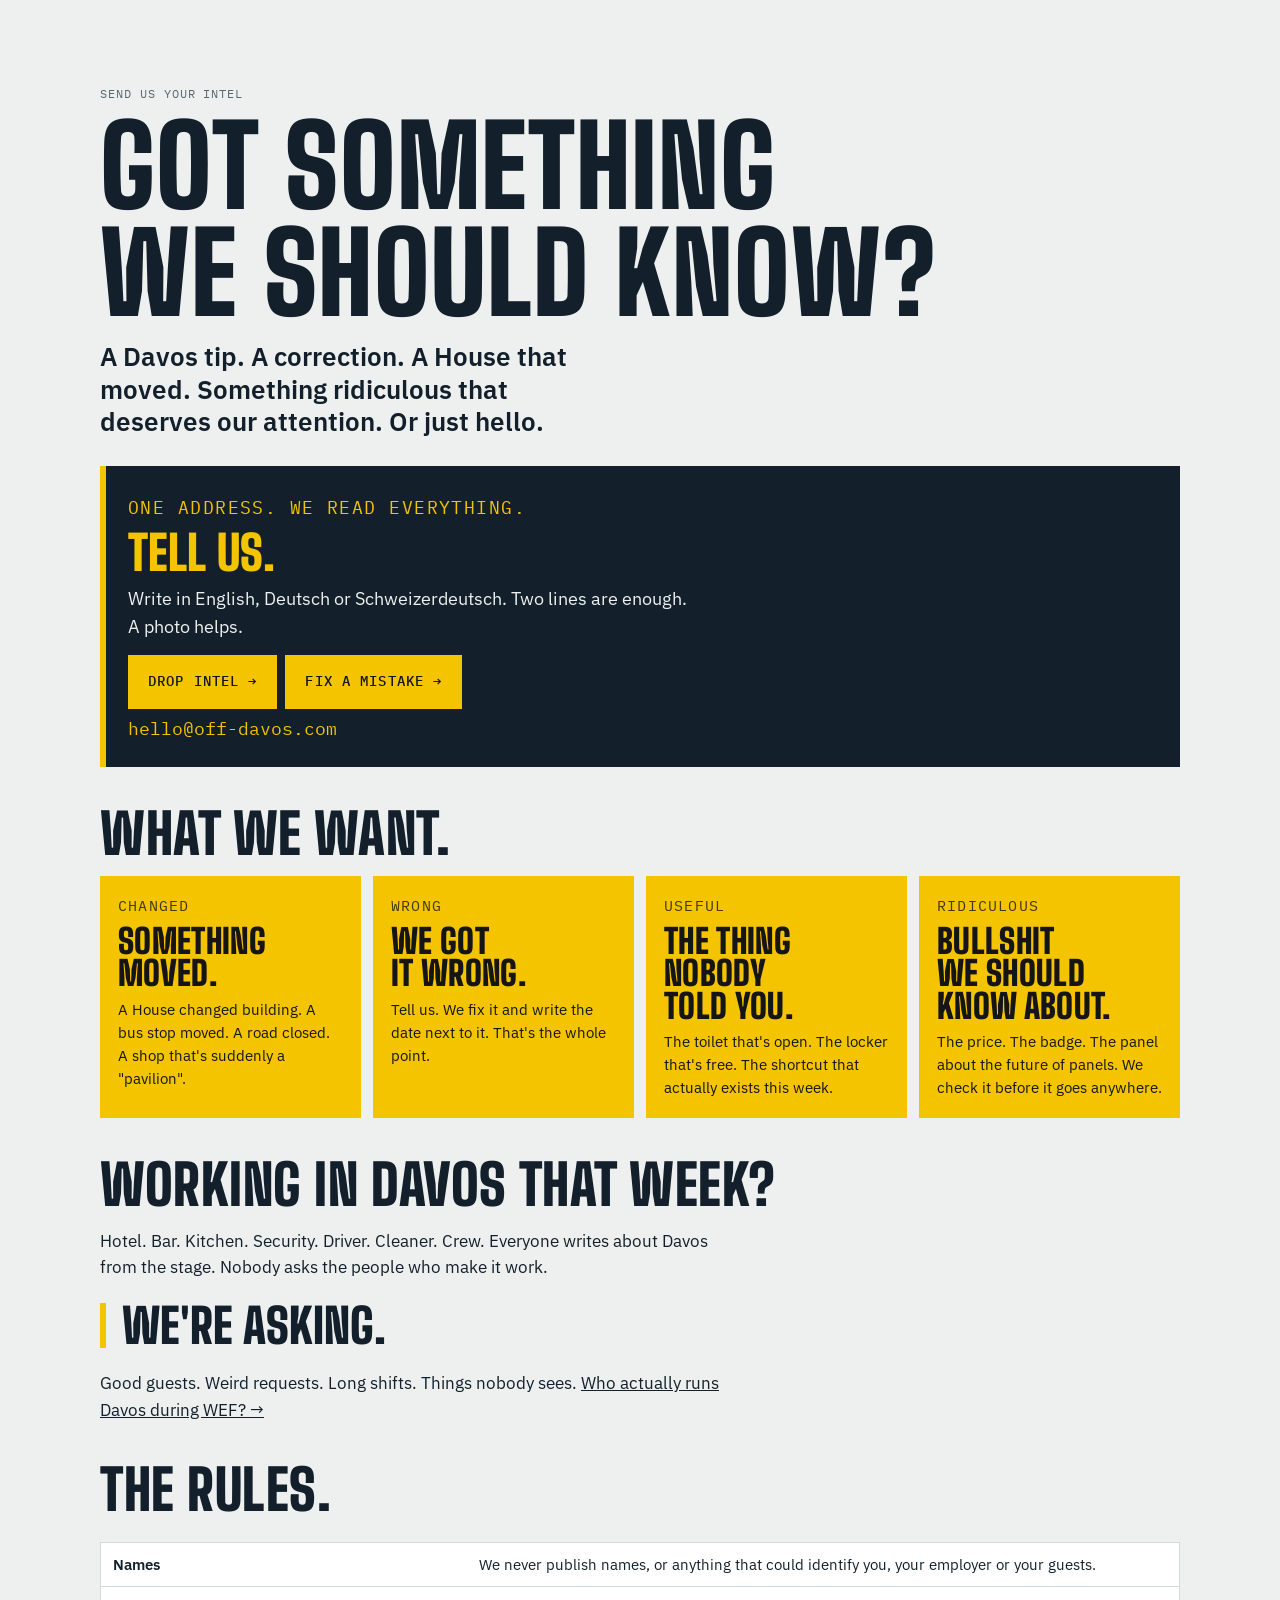
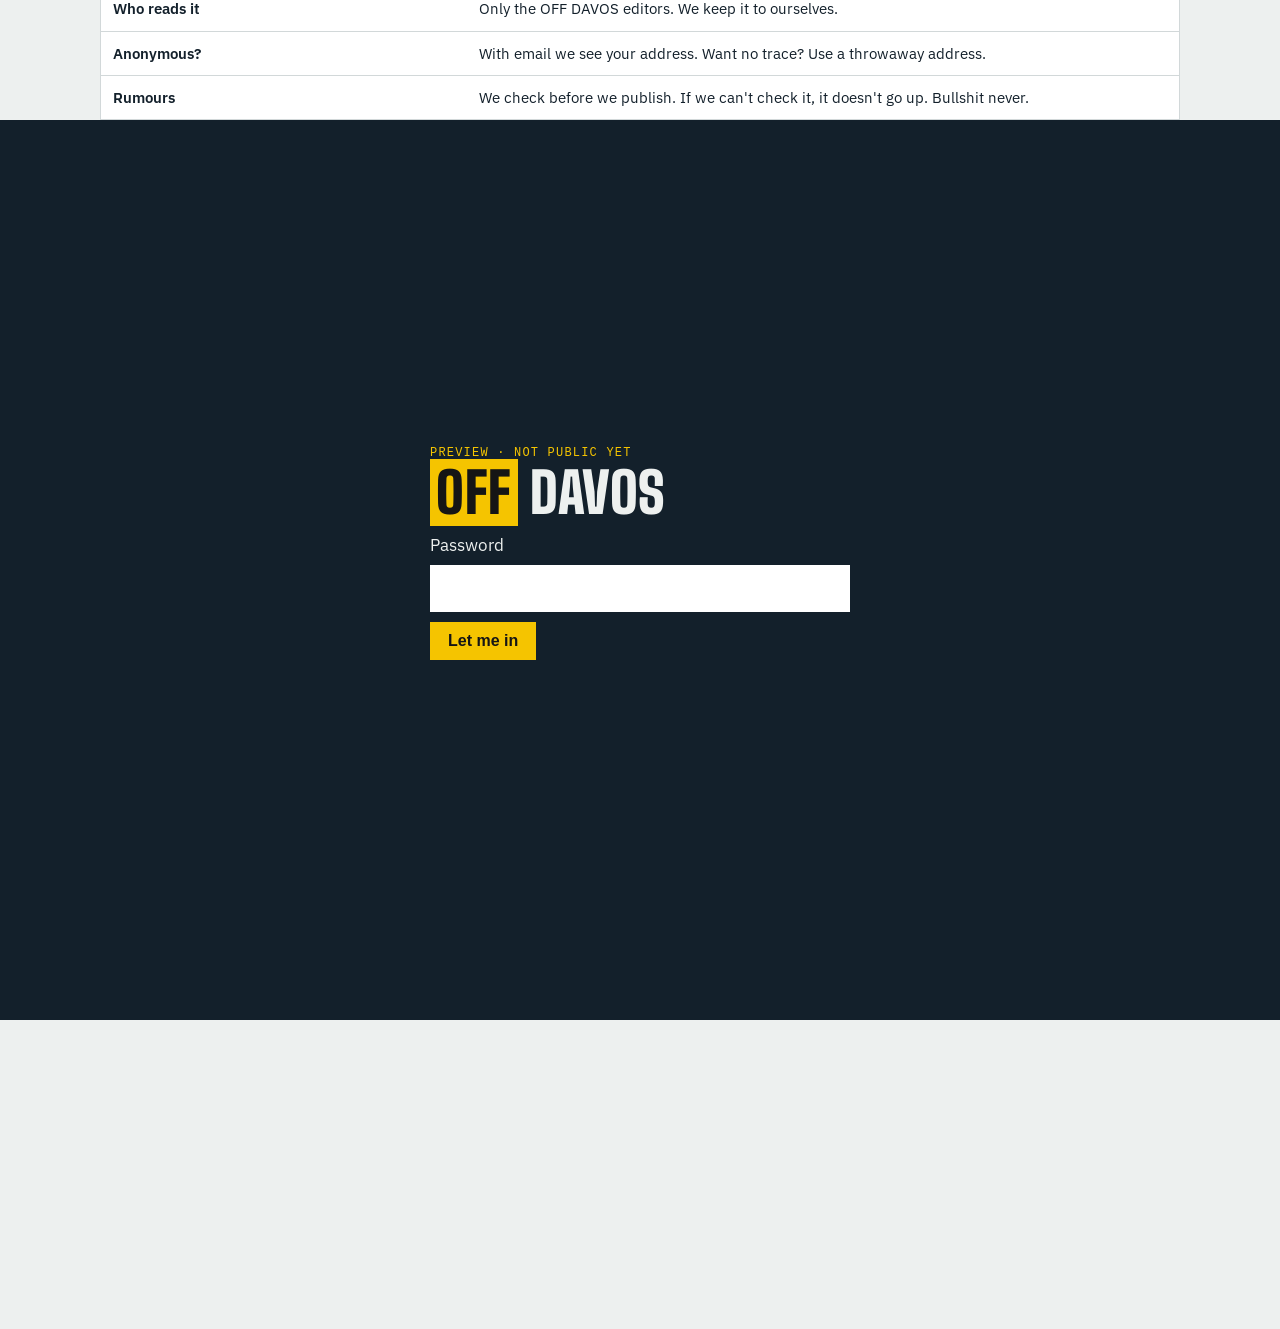
<file: about/index.html>
<!doctype html>
<html lang="en">
<head>
<meta charset="utf-8">
<meta name="robots" content="noindex,nofollow">
<script src="/gate.js"></script>

<meta http-equiv="refresh" content="0; url=../contact/index.html#about">
<meta name="viewport" content="width=device-width, initial-scale=1, viewport-fit=cover">
<title>About · OFF DAVOS</title>
<meta name="description" content="OFF DAVOS is an independent information brand for Davos Week. Independent. Not part of the World Economic Forum.">
<link rel="canonical" href="https://off-davos.com/about/">
<link rel="preconnect" href="https://fonts.googleapis.com">
<link rel="preconnect" href="https://fonts.gstatic.com" crossorigin>
<link rel="stylesheet" href="https://fonts.googleapis.com/css2?family=Big+Shoulders+Display:wght@700;900&family=IBM+Plex+Sans:wght@400;500;600&family=IBM+Plex+Mono:wght@500&display=swap">
<link rel="stylesheet" href="../stories/off-story.css">
</head>
<body>
<header class="bar"><div class="wrap"><a class="mark" href="../index.html" aria-label="OFF DAVOS home"><b>OFF</b>DAVOS</a>
<nav aria-label="Sections">
      <a class="live" href="../index.html">Live</a>
      <a href="../index.html#map">Map</a>
      <a href="../guide/index.html">Guide</a>
      <a href="../ski/index.html">Ski</a>
      <a href="../stories/index.html">Stories</a>
      <a href="../bullshit-never/index.html">Bullshit</a>
      <a href="../contact/index.html">Intel</a>
    </nav></div></header>
<main class="wrap">
  <header class="hero"><p class="label">About</p><h1>OFF DAVOS.</h1><p class="dek">Finds the stuff nobody thought to tell you. Until it matters.</p></header>
  <article class="body narrow">
    <p><b>OFF DAVOS is an independent information brand for Davos Week.</b></p>
    <p>We want to be the place people actually use to understand and navigate Davos, without digging through corporate websites, PDFs, spreadsheets, WhatsApp groups and 1,700-word articles.</p>
    <p class="pull">Useful enough that people need it. Interesting enough that people actually want to read it.</p>
    <p>Independent.<br>Not part of the World Economic Forum.<br>Not an official WEF publication.</p>
    <h2>Seen something we missed?</h2>
    <p>We're only as good as the last thing someone told us. <a href="../contact/index.html">Send us your intel →</a></p>
  </article>
  <footer><div class="r">Useful first.<br>Funny second.<br>Bullshit never.</div><div><p style="color:var(--ink);font-weight:600">OFF DAVOS · Davos Survival Guide · For a more sane world.</p><p><a href="../sos/index.html">Emergency → SOS</a></p></div></footer>
</main>
</body>
</html>
</file>
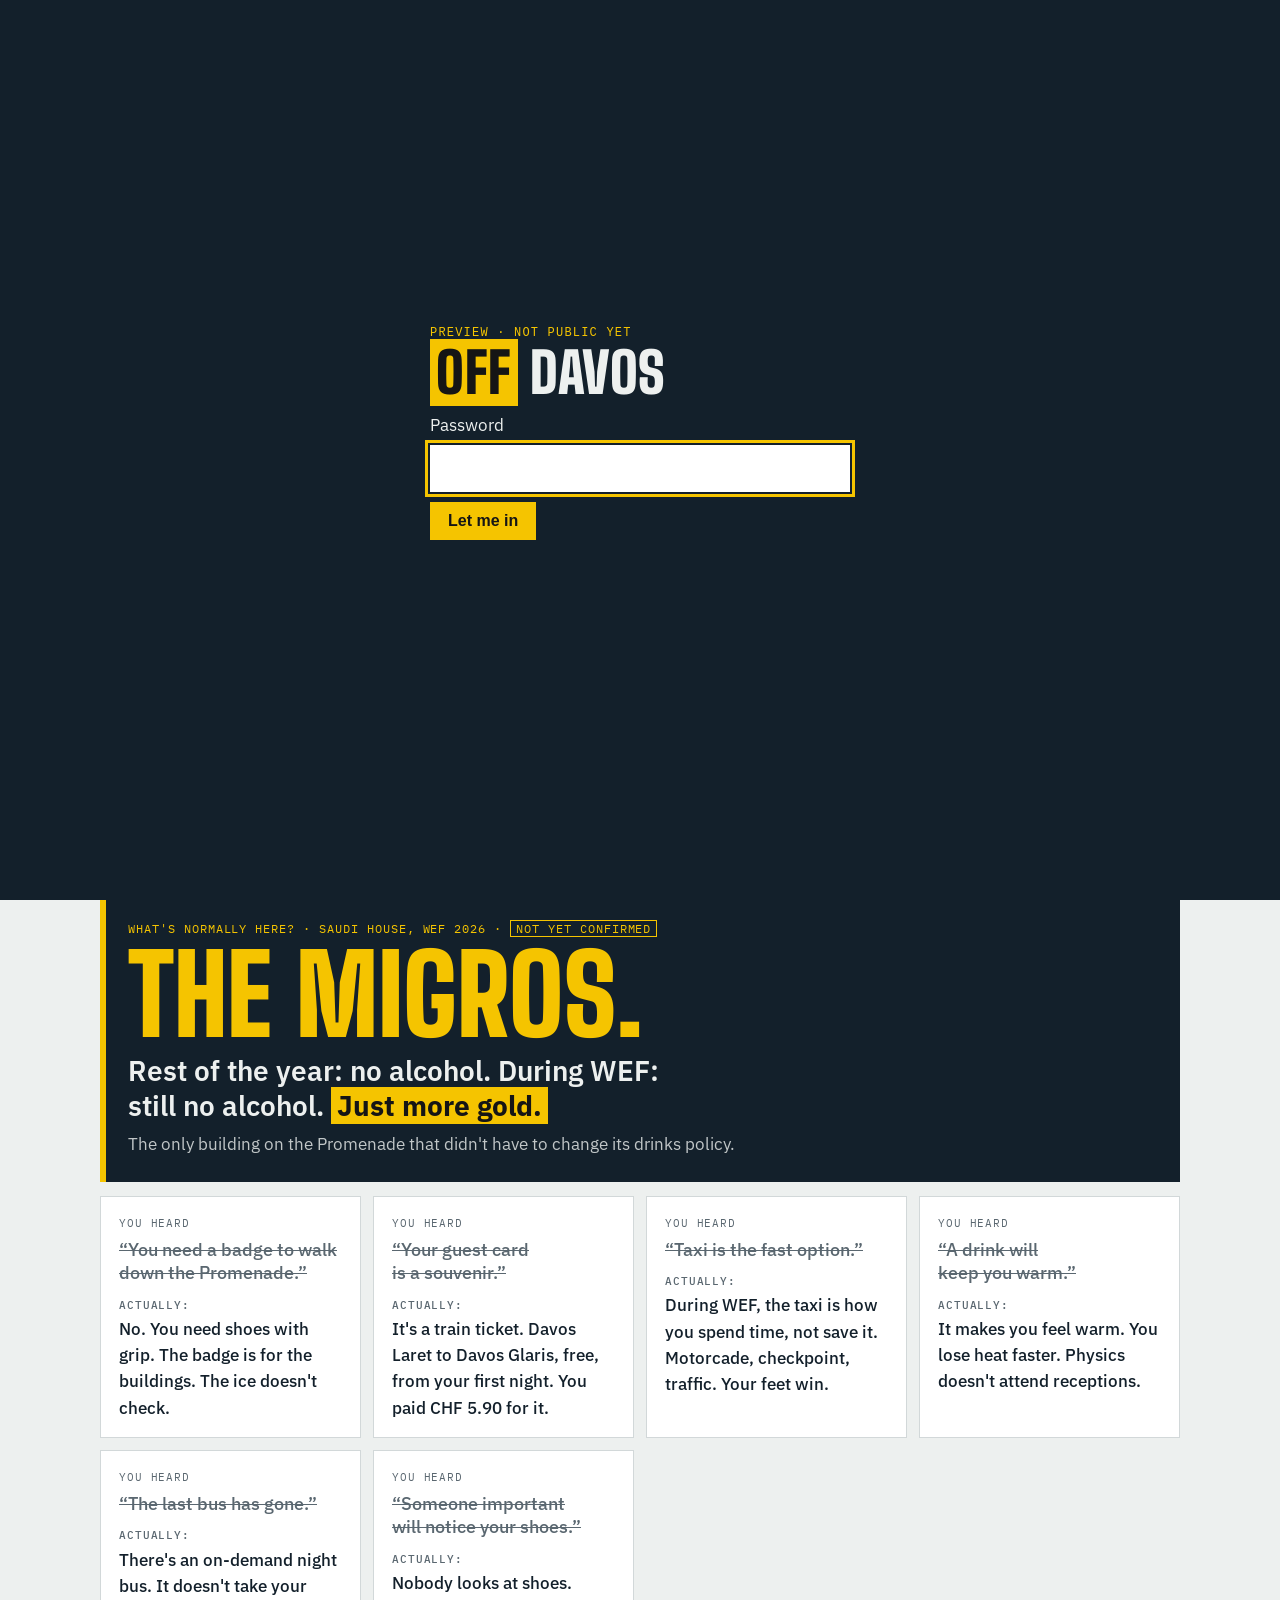
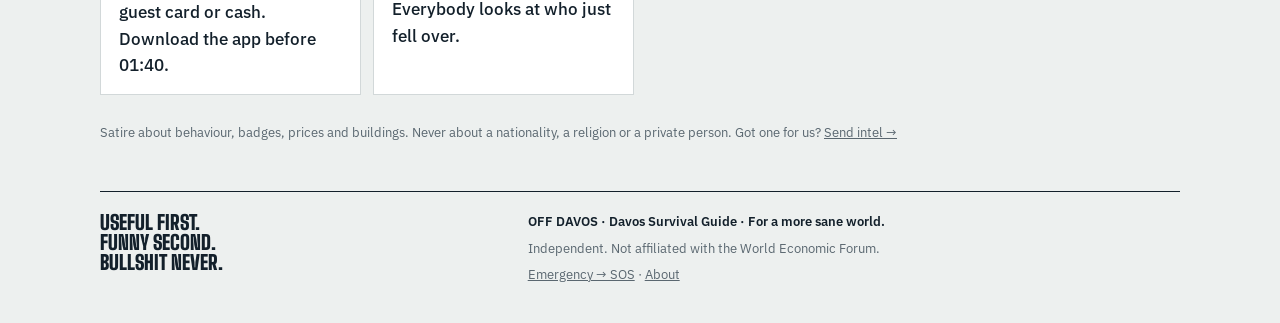
<file: bullshit-never/index.html>
<!doctype html>
<html lang="en">
<head>
<meta charset="utf-8">
<meta name="robots" content="noindex,nofollow">
<script src="/gate.js"></script>

<meta name="viewport" content="width=device-width, initial-scale=1, viewport-fit=cover">
<title>Bullshit never · OFF DAVOS</title>
<meta name="description" content="The Slip-o-Meter, the Migros, and the things people say about Davos week that aren't true.">
<meta name="theme-color" content="#F5C400">
<link rel="canonical" href="https://off-davos.com/bullshit-never/">
<link rel="preconnect" href="https://fonts.googleapis.com">
<link rel="preconnect" href="https://fonts.gstatic.com" crossorigin>
<link rel="stylesheet" href="https://fonts.googleapis.com/css2?family=Big+Shoulders+Display:wght@700;900&family=IBM+Plex+Sans:wght@400;500;600&family=IBM+Plex+Mono:wght@500&display=swap">
<link rel="stylesheet" href="../stories/off-story.css">
<style>
.wnh{background:var(--ink);color:var(--bg);border-left:6px solid var(--sign);padding:22px 22px 24px;margin:0 0 14px}
.wnh .label{color:var(--sign)}
.wnh .nyc{border:1.5px solid currentColor;padding:0 5px}
.wnh-big{font-family:var(--display);font-weight:900;text-transform:uppercase;font-size:clamp(56px,10vw,110px);line-height:.88;margin:8px 0 10px;color:var(--sign)}
.wnh-line{font-size:clamp(20px,2.6vw,28px);font-weight:600;line-height:1.25;margin:0 0 8px;max-width:34ch}
.wnh-line b{background:var(--sign);color:var(--sign-ink);padding:0 6px}
.wnh-small{margin:0;opacity:.8}
.bsgrid{display:grid;grid-template-columns:repeat(auto-fill,minmax(260px,1fr));gap:12px}
.bsn{position:relative;background:var(--surface);border:1px solid var(--line);padding:18px 18px 16px;overflow:hidden;min-width:0}
.bsn-said{font-family:var(--mono);font-size:11px;letter-spacing:.08em;text-transform:uppercase;color:var(--muted);margin:0}
.bsn h3{font-family:var(--body);text-transform:none;font-weight:500;font-size:18px;line-height:1.3;margin:6px 0 12px;letter-spacing:0;color:var(--muted);text-decoration:line-through;text-decoration-color:var(--muted);text-decoration-thickness:1px}
.bsn-true{margin:0;font-size:17px;font-weight:500;color:var(--ink)}
.bsn-true b{font-family:var(--mono);font-weight:500;font-size:11px;letter-spacing:.08em;text-transform:uppercase;display:block;margin-bottom:2px;color:var(--muted)}
.slip{display:grid;grid-template-columns:minmax(0,1fr) minmax(0,1fr);gap:12px}
@media (max-width:760px){.slip{grid-template-columns:1fr}}
.slipin{background:var(--surface);border:1px solid var(--line);padding:18px;display:grid;gap:8px}
.slipin label{font-weight:600;font-size:15px;display:flex;justify-content:space-between;gap:8px}
.slipin output{font-family:var(--mono)}
.slipin select,.slipin input[type=range]{width:100%;font:inherit;padding:6px;accent-color:var(--sign)}
.slipin .chk{justify-content:flex-start;font-weight:400}
.slipout{background:var(--ink);color:var(--bg);border-left:6px solid var(--sign);padding:18px;display:flex;flex-direction:column;gap:8px}
.slipout .label{color:var(--sign)}
.slipout .pct{font-family:var(--display);font-weight:900;font-size:clamp(80px,14vw,140px);line-height:.85;margin:0;color:var(--sign);font-variant-numeric:tabular-nums}
.bar2{height:12px;background:rgba(255,255,255,.18)}
.bar2 i{display:block;height:100%;width:0;background:var(--sign);transition:width .3s}
.slipout .verdict{font-family:var(--display);font-weight:900;text-transform:uppercase;font-size:clamp(24px,3vw,32px);line-height:1;margin:6px 0 0}
.slipout .quad{font-size:14px;margin:0;opacity:.85}
.bsblk .slipwrap{margin:0 0 18px}
.bsblk .slipwrap h3{font-family:var(--display);font-weight:900;text-transform:uppercase;font-size:clamp(34px,5vw,54px);line-height:.95;margin:0 0 6px}
.bsblk .slipwrap .sdek{margin:0 0 12px;max-width:60ch;color:var(--muted)}
.slipin .small{font-size:13px;color:var(--muted);margin:4px 0 0}
.slipfoot{font-size:14px;margin:8px 0 0;color:var(--muted)}
.bsblk .label{font-family:var(--mono);font-size:12px;letter-spacing:.08em;text-transform:uppercase}
</style>
</head>
<body>
<header class="bar"><div class="wrap"><a class="mark" href="../index.html" aria-label="OFF DAVOS home"><b>OFF</b>DAVOS</a>
<nav aria-label="Sections">
      <a class="live" href="../index.html">Live</a>
      <a href="../index.html#map">Map</a>
      <a href="../guide/index.html">Guide</a>
      <a href="../ski/index.html">Ski</a>
      <a href="../stories/index.html">Stories</a>
      <a class="cur" href="../bullshit-never/index.html" aria-current="page">Bullshit</a>
      <a href="../contact/index.html">Intel</a>
    </nav></div></header>
<main class="wrap">
  <header class="hero">
    <p class="label">Chapter · Bullshit never</p>
    <h1>Bullshit never.</h1>
    <p class="dek">Things people say about Davos week. And what's actually true. Plus one framework, with a matrix.</p>
  </header>
  <!-- BULLSHIT NEVER -->
  <section id="bullshit" aria-labelledby="bs-h" class="bsblk">
    
    <div class="slipwrap" id="slip">
      <p class="label">Not science. Not even consulting.</p>
      <h3>The Slip-o-Meter.</h3>
      <p class="sdek">What are the odds you end up horizontal in the snow tonight? We built a framework. It has a matrix.</p>
    <div class="slip">
      <form class="slipin" id="slipform" onsubmit="return false">
        <label for="s-drinks">Drinks so far <output id="o-drinks">2</output></label>
        <input type="range" id="s-drinks" min="0" max="12" value="2">
        <label for="s-shoes">Shoes</label>
        <select id="s-shoes">
          <option value="1">Winter boots with grip</option>
          <option value="3">Moon Boots</option>
          <option value="5" selected>Sneakers</option>
          <option value="7">Smooth leather soles</option>
          <option value="9">Heels</option>
          <option value="10">Louboutins (why)</option>
        </select>
        <label for="s-time">Time</label>
        <select id="s-time">
          <option value="0">Before dinner</option>
          <option value="1" selected>After dinner</option>
          <option value="2">After the reception</option>
          <option value="3">After the after-party</option>
        </select>
        <label class="chk"><input type="checkbox" id="s-down"> The way home is downhill</label>
        <label class="chk"><input type="checkbox" id="s-champ"> Someone at a consultancy party said "one more glass"</label>
        <p class="small" id="s-temp">Outside right now in Davos: checking…</p>
      </form>
      <div class="slipout" aria-live="polite">
        <p class="label">Probability of meeting the snow</p>
        <p class="pct" id="s-pct">–</p>
        <div class="bar2"><i id="s-bar"></i></div>
        <p class="verdict" id="s-verdict"></p>
        <p class="quad" id="s-quad"></p>
      </div>
    </div>
      <p class="slipfoot">Drinking makes you feel warm. It doesn't make you warm. Night bus: invia PickMeUp, 00:00–06:00. Someone down and not getting up? Call 144.</p>
    </div>

    <div class="wnh"><p class="label">What's normally here? · Saudi House, WEF 2026 · <span class="nyc">Not yet confirmed</span></p><p class="wnh-big">The Migros.</p><p class="wnh-line">Rest of the year: no alcohol. During WEF: still no alcohol. <b>Just more gold.</b></p><p class="wnh-small">The only building on the Promenade that didn't have to change its drinks policy.</p></div>
    <div class="bsgrid"><article class="bsn"><p class="bsn-said">You heard</p><h3>“You need a badge to walk down the Promenade.”</h3><p class="bsn-true"><b>Actually:</b> No. You need shoes with grip. The badge is for the buildings. The ice doesn't check.</p></article><article class="bsn"><p class="bsn-said">You heard</p><h3>“Your guest card is a souvenir.”</h3><p class="bsn-true"><b>Actually:</b> It's a train ticket. Davos Laret to Davos Glaris, free, from your first night. You paid CHF 5.90 for it.</p></article><article class="bsn"><p class="bsn-said">You heard</p><h3>“Taxi is the fast option.”</h3><p class="bsn-true"><b>Actually:</b> During WEF, the taxi is how you spend time, not save it. Motorcade, checkpoint, traffic. Your feet win.</p></article><article class="bsn"><p class="bsn-said">You heard</p><h3>“A drink will keep you warm.”</h3><p class="bsn-true"><b>Actually:</b> It makes you feel warm. You lose heat faster. Physics doesn't attend receptions.</p></article><article class="bsn"><p class="bsn-said">You heard</p><h3>“The last bus has gone.”</h3><p class="bsn-true"><b>Actually:</b> There's an on-demand night bus. It doesn't take your guest card or cash. Download the app before 01:40.</p></article><article class="bsn"><p class="bsn-said">You heard</p><h3>“Someone important will notice your shoes.”</h3><p class="bsn-true"><b>Actually:</b> Nobody looks at shoes. Everybody looks at who just fell over.</p></article></div>
  </section>


  <p class="small" style="margin-top:28px">Satire about behaviour, badges, prices and buildings. Never about a nationality, a religion or a private person. Got one for us? <a href="../contact/index.html">Send intel →</a></p>
  <footer><div class="r">Useful first.<br>Funny second.<br>Bullshit never.</div><div><p style="color:var(--ink);font-weight:600">OFF DAVOS · Davos Survival Guide · For a more sane world.</p><p>Independent. Not affiliated with the World Economic Forum.</p><p><a href="../sos/index.html">Emergency → SOS</a> · <a href="../contact/index.html#about">About</a></p></div></footer>
</main>
<script>
(function(){
  var T=null;
  function $(i){return document.getElementById(i);}
  function calc(){
    var d=+$("s-drinks").value, sh=+$("s-shoes").value, t=+$("s-time").value, down=$("s-down").checked, ch=$("s-champ").checked;
    $("o-drinks").textContent=d;
    var temp=(T==null?-5:T);
    var ice=temp<=0?1.25:(temp<=3?1.1:0.85);
    var x=-3.2+0.42*d+0.28*sh+0.45*t+(down?0.7:0)+(ch?0.5:0);
    var p=Math.round(100/(1+Math.exp(-x))*ice);p=Math.max(1,Math.min(99,p));
    $("s-pct").textContent=p+"%";$("s-bar").style.width=p+"%";
    var v=p<15?"You'll be fine. Probably.":p<35?"Walk like a penguin.":p<60?"Small steps. Hold the railing. Swallow your pride.":p<80?"Book the night bus now.":"You are the snow now.";
    var q=p<15?"Quadrant: Low exposure, high traction. Synergies intact.":p<35?"Quadrant: Moderate risk. Recommend a phased walk-back.":p<60?"Quadrant: High conviction, low traction. Pivot to the bus.":p<80?"Quadrant: Strategic horizontal realignment likely.":"Quadrant: Disruption achieved. Please invoice the pavement.";
    $("s-verdict").textContent=v;$("s-quad").textContent=q;
  }
  ["s-drinks","s-shoes","s-time","s-down","s-champ"].forEach(function(i){$(i).addEventListener("input",calc);$(i).addEventListener("change",calc);});
  calc();
  fetch("https://api.open-meteo.com/v1/forecast?latitude=46.8027&longitude=9.8360&elevation=1560&current=temperature_2m&timezone=Europe%2FZurich")
   .then(function(r){return r.json();}).then(function(d){T=d.current.temperature_2m;$("s-temp").textContent="Outside right now in Davos: "+Math.round(T)+" °C"+(T<=0?". Ice likely.":".");calc();})
   .catch(function(){$("s-temp").textContent="Live temperature not reachable. We assume −5 °C, which is optimistic.";});
})();
</script>
</body>
</html>
</file>
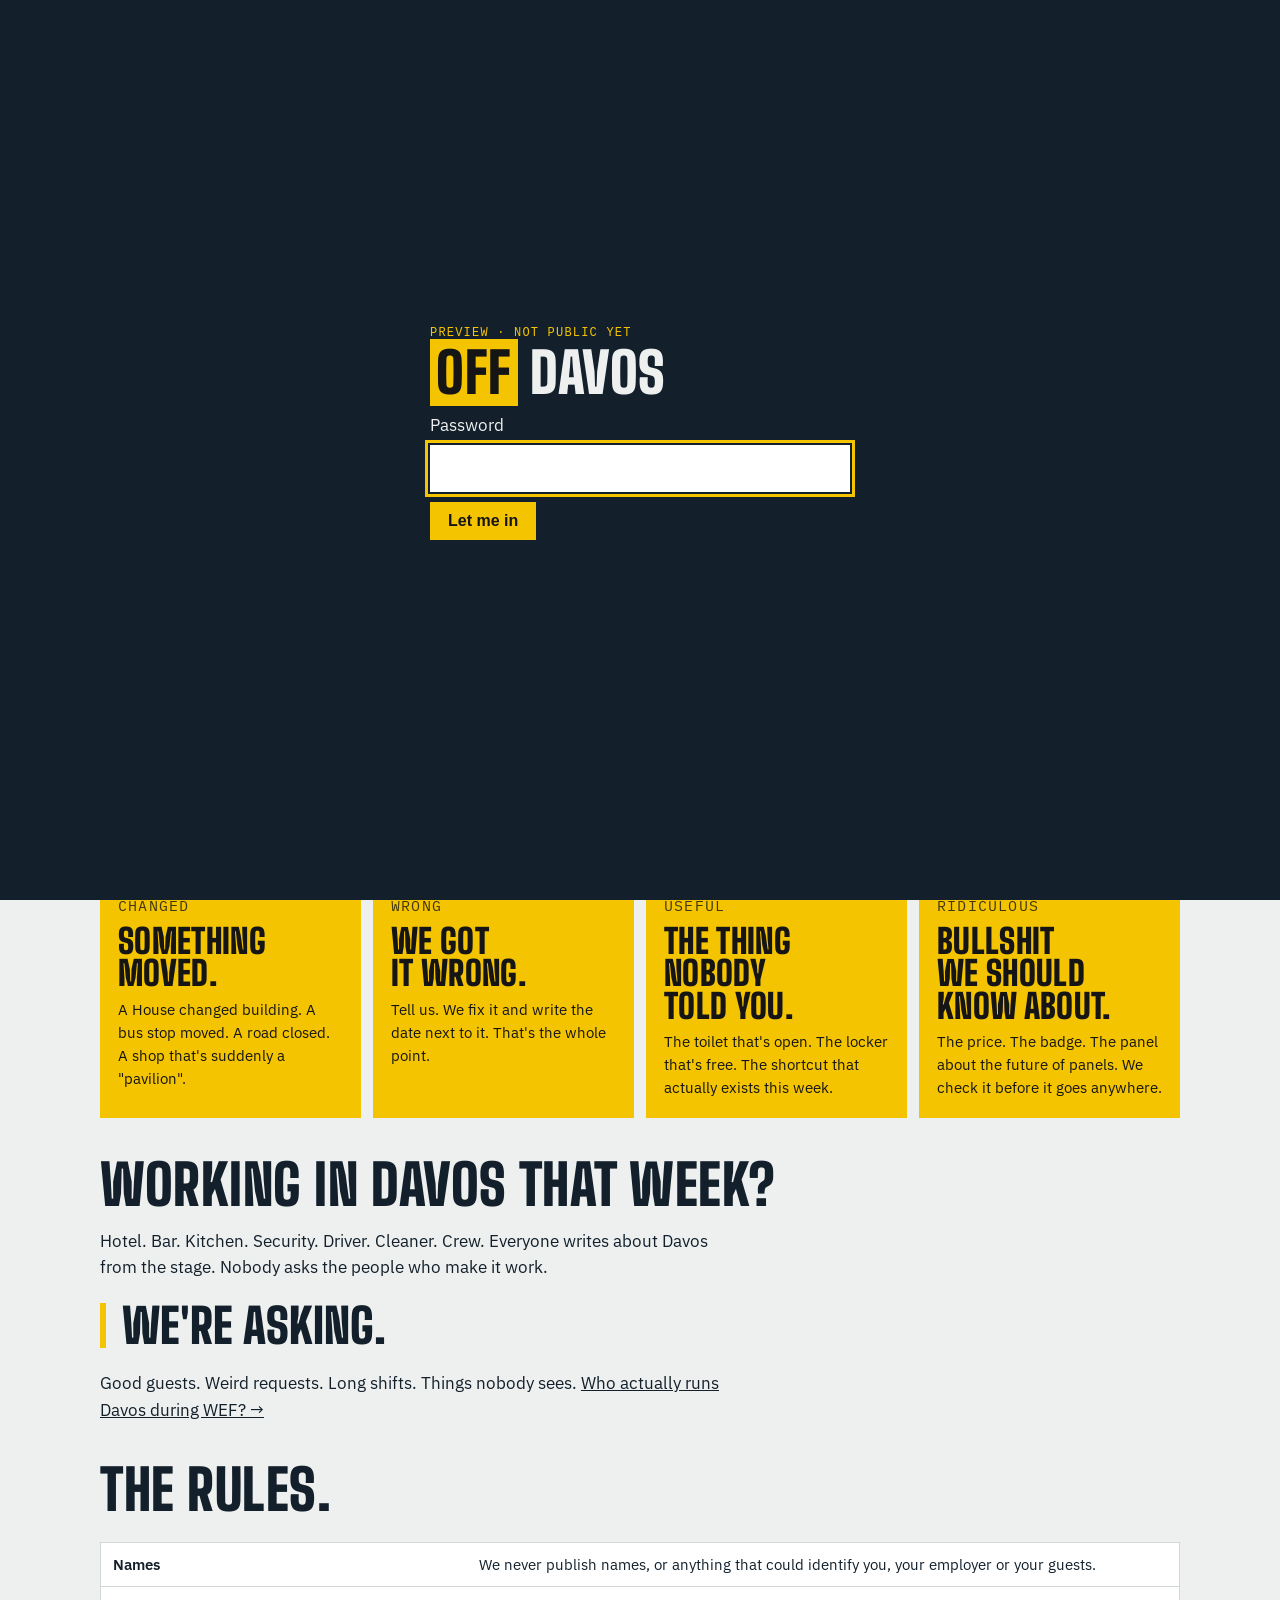
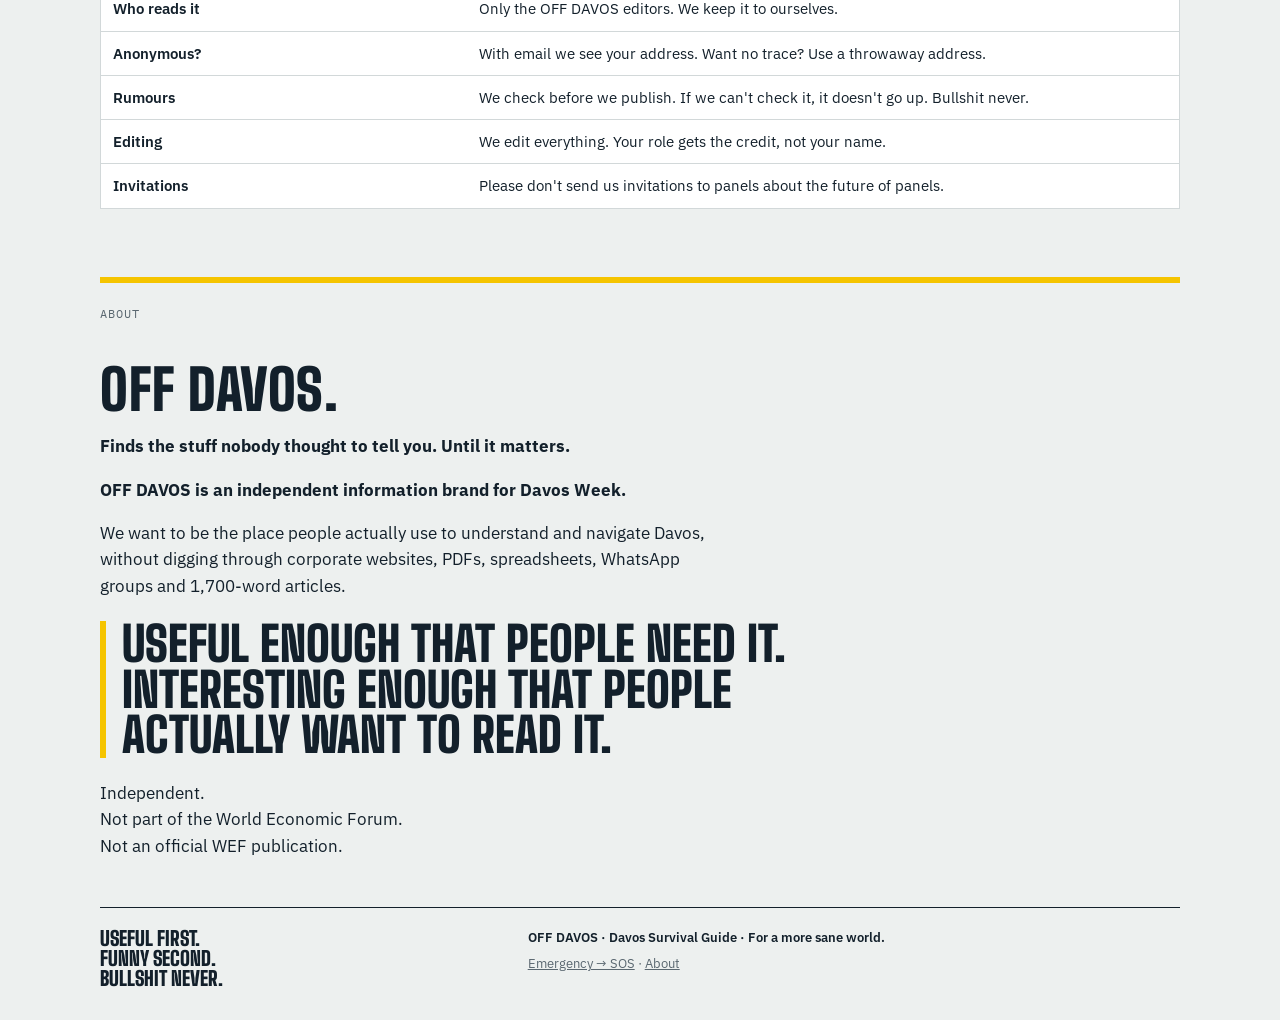
<file: contact/index.html>
<!doctype html>
<html lang="en">
<head>
<meta charset="utf-8">
<meta name="robots" content="noindex,nofollow">
<script src="/gate.js"></script>

<meta name="viewport" content="width=device-width, initial-scale=1, viewport-fit=cover">
<title>Send us your intel · OFF DAVOS</title>
<meta name="description" content="Got something we should know about Davos week? A tip, a correction, a story we missed. Send it to OFF DAVOS.">
<meta name="theme-color" content="#F5C400">
<link rel="canonical" href="https://off-davos.com/contact/">
<link rel="preconnect" href="https://fonts.googleapis.com">
<link rel="preconnect" href="https://fonts.gstatic.com" crossorigin>
<link rel="stylesheet" href="https://fonts.googleapis.com/css2?family=Big+Shoulders+Display:wght@700;900&family=IBM+Plex+Sans:wght@400;500;600&family=IBM+Plex+Mono:wght@500&display=swap">
<link rel="stylesheet" href="../stories/off-story.css">
<style>
.mbtn{display:inline-block;background:var(--sign);color:var(--sign-ink,#151515);border:2px solid var(--ink);font-family:var(--mono);font-weight:500;font-size:14px;letter-spacing:.08em;text-transform:uppercase;padding:14px 18px;text-decoration:none;margin:8px 8px 0 0}
.mbtn:hover{background:var(--ink);color:var(--sign)}
.save .mbtn{border-color:var(--sign)}
.addr{font-family:var(--mono);font-size:15px;color:var(--sign);margin-top:12px}
</style>
</head>
<body>
<header class="bar"><div class="wrap"><a class="mark" href="../index.html" aria-label="OFF DAVOS home"><b>OFF</b>DAVOS</a>
<nav aria-label="Sections">
      <a class="live" href="../index.html">Live</a>
      <a href="../index.html#map">Map</a>
      <a href="../guide/index.html">Guide</a>
      <a href="../ski/index.html">Ski</a>
      <a href="../stories/index.html">Stories</a>
      <a href="../bullshit-never/index.html">Bullshit</a>
      <a class="cur" href="../contact/index.html" aria-current="page">Intel</a>
    </nav></div></header>
<main class="wrap">
  <header class="hero">
    <p class="label">Send us your intel</p>
    <h1>Got something we should know?</h1>
    <p class="dek">A Davos tip. A correction. A House that moved. Something ridiculous that deserves our attention. Or just hello.</p>
  </header>

  <section class="save" aria-label="Write to us">
    <p class="label">One address. We read everything.</p>
    <p class="hit">Tell us.</p>
    <p>Write in English, Deutsch or Schweizerdeutsch. Two lines are enough. A photo helps.</p>
    <p><a class="mbtn" href="mailto:hello@off-davos.com?subject=Intel%20for%20OFF%20DAVOS">Drop intel →</a><a class="mbtn" href="mailto:hello@off-davos.com?subject=Correction%20for%20OFF%20DAVOS">Fix a mistake →</a></p>
    <p class="addr">hello@off-davos.com</p>
  </section>

  <section class="sec" aria-labelledby="what-h">
    <h2 id="what-h">What we want.</h2>
    <div class="grid">
      <article class="rule"><p class="label">Changed</p><h3>Something moved.</h3><p>A House changed building. A bus stop moved. A road closed. A shop that's suddenly a "pavilion".</p></article>
      <article class="rule"><p class="label">Wrong</p><h3>We got it wrong.</h3><p>Tell us. We fix it and write the date next to it. That's the whole point.</p></article>
      <article class="rule"><p class="label">Useful</p><h3>The thing nobody told you.</h3><p>The toilet that's open. The locker that's free. The shortcut that actually exists this week.</p></article>
      <article class="rule"><p class="label">Ridiculous</p><h3>Bullshit we should know about.</h3><p>The price. The badge. The panel about the future of panels. We check it before it goes anywhere.</p></article>
    </div>
  </section>

  <section class="sec" aria-labelledby="work-h">
    <h2 id="work-h">Working in Davos that week?</h2>
    <div class="body narrow">
      <p>Hotel. Bar. Kitchen. Security. Driver. Cleaner. Crew. Everyone writes about Davos from the stage. Nobody asks the people who make it work.</p>
      <p class="pull">We're asking.</p>
      <p>Good guests. Weird requests. Long shifts. Things nobody sees. <a href="../stories/people-who-keep-davos-running/index.html">Who actually runs Davos during WEF? →</a></p>
    </div>
  </section>

  <section class="sec" aria-labelledby="rules-h">
    <h2 id="rules-h">The rules.</h2>
    <div class="tw"><table class="facts">
      <tr><th>Names</th><td>We never publish names, or anything that could identify you, your employer or your guests.</td></tr>
      <tr><th>Who reads it</th><td>Only the OFF DAVOS editors. We keep it to ourselves.</td></tr>
      <tr><th>Anonymous?</th><td>With email we see your address. Want no trace? Use a throwaway address.</td></tr>
      <tr><th>Rumours</th><td>We check before we publish. If we can't check it, it doesn't go up. Bullshit never.</td></tr>
      <tr><th>Editing</th><td>We edit everything. Your role gets the credit, not your name.</td></tr>
      <tr><th>Invitations</th><td>Please don't send us invitations to panels about the future of panels.</td></tr>
    </table></div>
  </section>

  <section class="sec" id="about" aria-labelledby="about-h" style="margin-top:56px;border-top:6px solid var(--sign);padding-top:22px">
    <p class="label">About</p>
    <h2 id="about-h">OFF DAVOS.</h2>
    <article class="body narrow">
      <p><b>Finds the stuff nobody thought to tell you. Until it matters.</b></p>
      <p><b>OFF DAVOS is an independent information brand for Davos Week.</b></p>
      <p>We want to be the place people actually use to understand and navigate Davos, without digging through corporate websites, PDFs, spreadsheets, WhatsApp groups and 1,700-word articles.</p>
      <p class="pull">Useful enough that people need it. Interesting enough that people actually want to read it.</p>
      <p>Independent.<br>Not part of the World Economic Forum.<br>Not an official WEF publication.</p>
    </article>
  </section>


  <footer><div class="r">Useful first.<br>Funny second.<br>Bullshit never.</div><div><p style="color:var(--ink);font-weight:600">OFF DAVOS · Davos Survival Guide · For a more sane world.</p><p><a href="../sos/index.html">Emergency → SOS</a> · <a href="#about">About</a></p></div></footer>
</main>
</body>
</html>
</file>
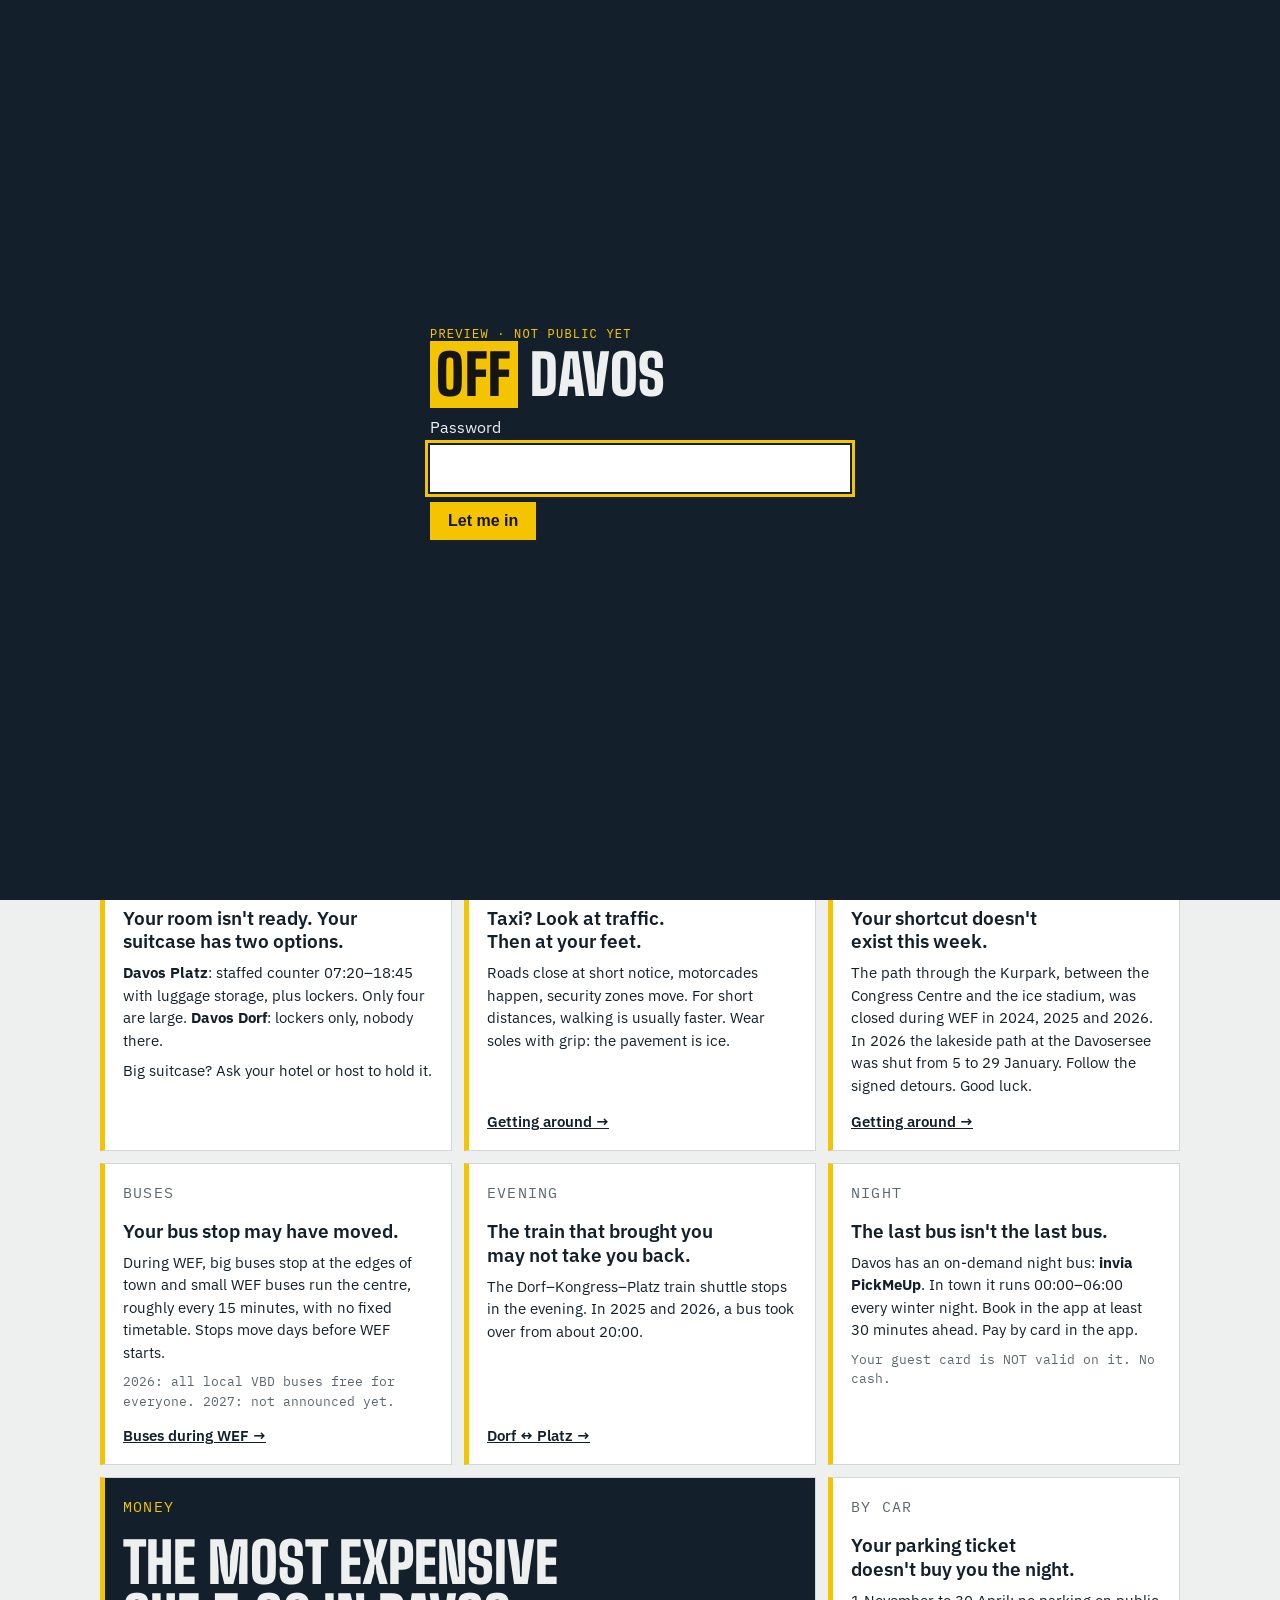
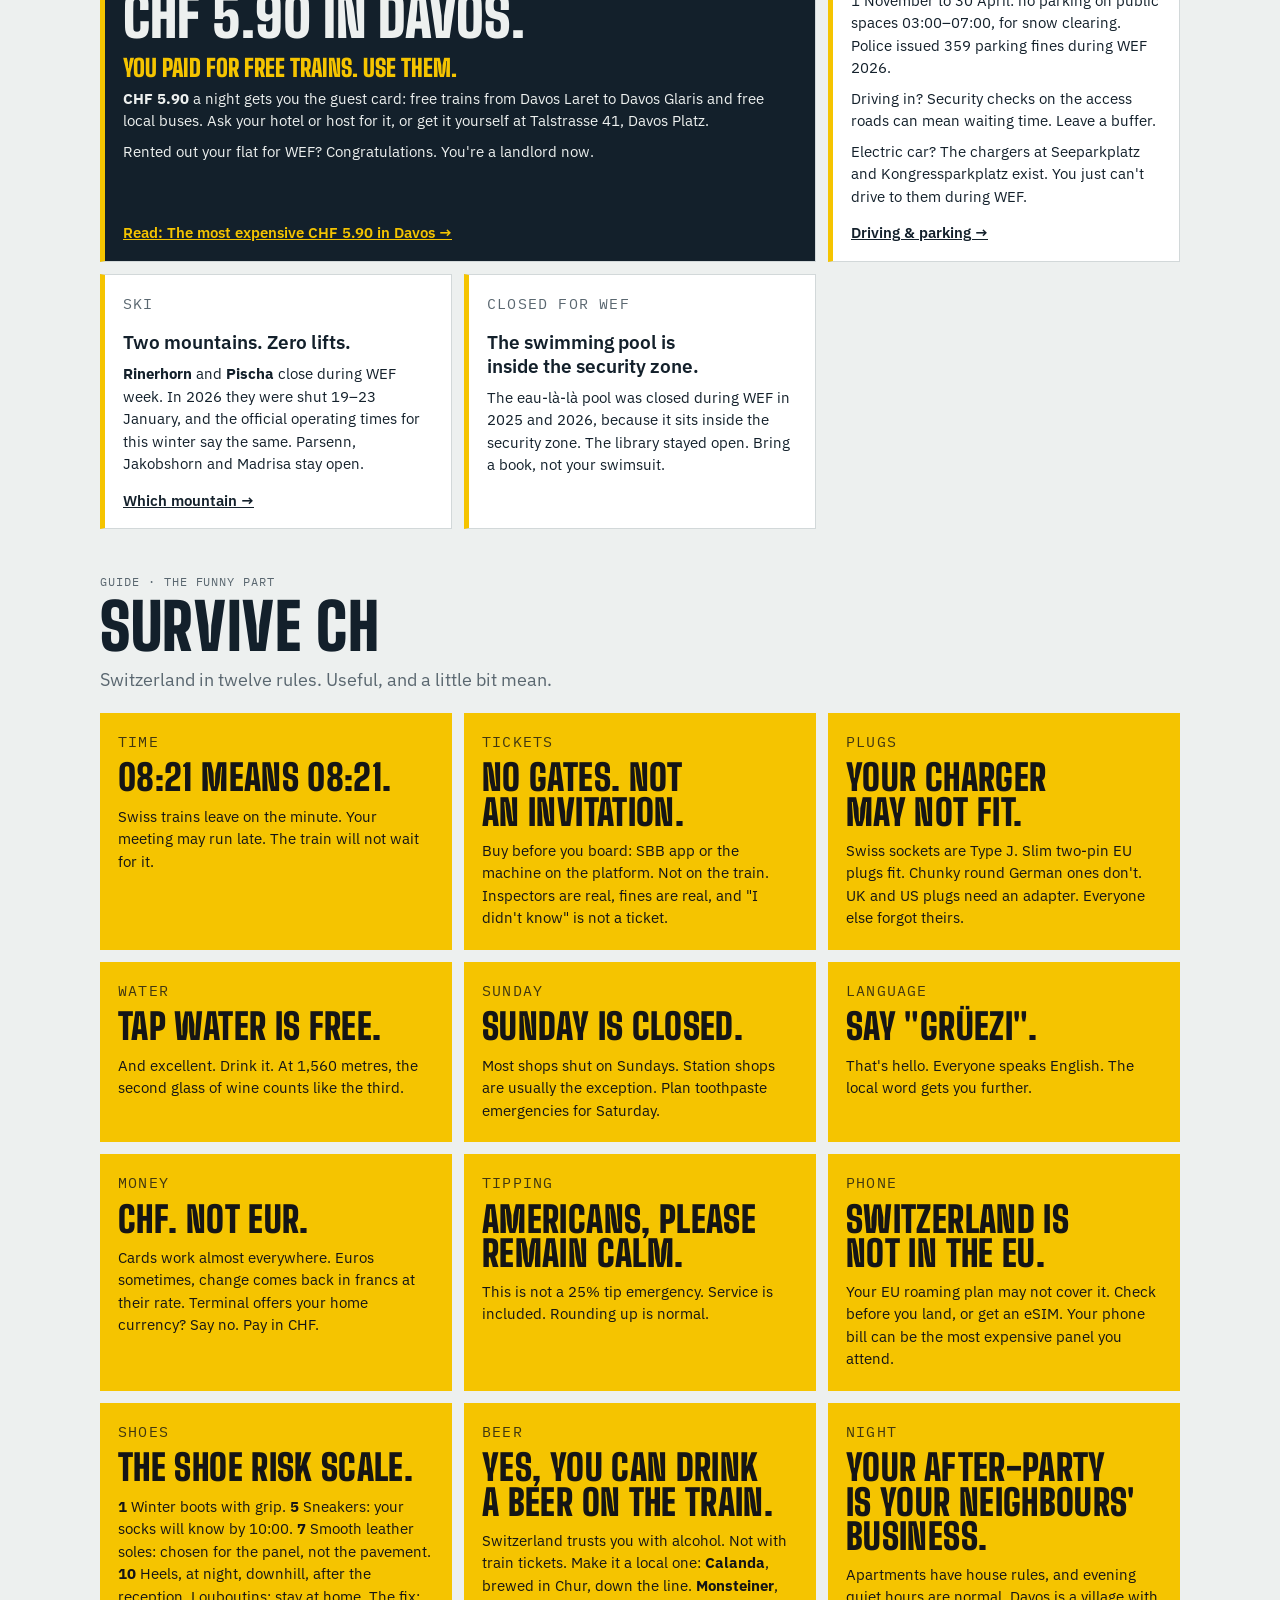
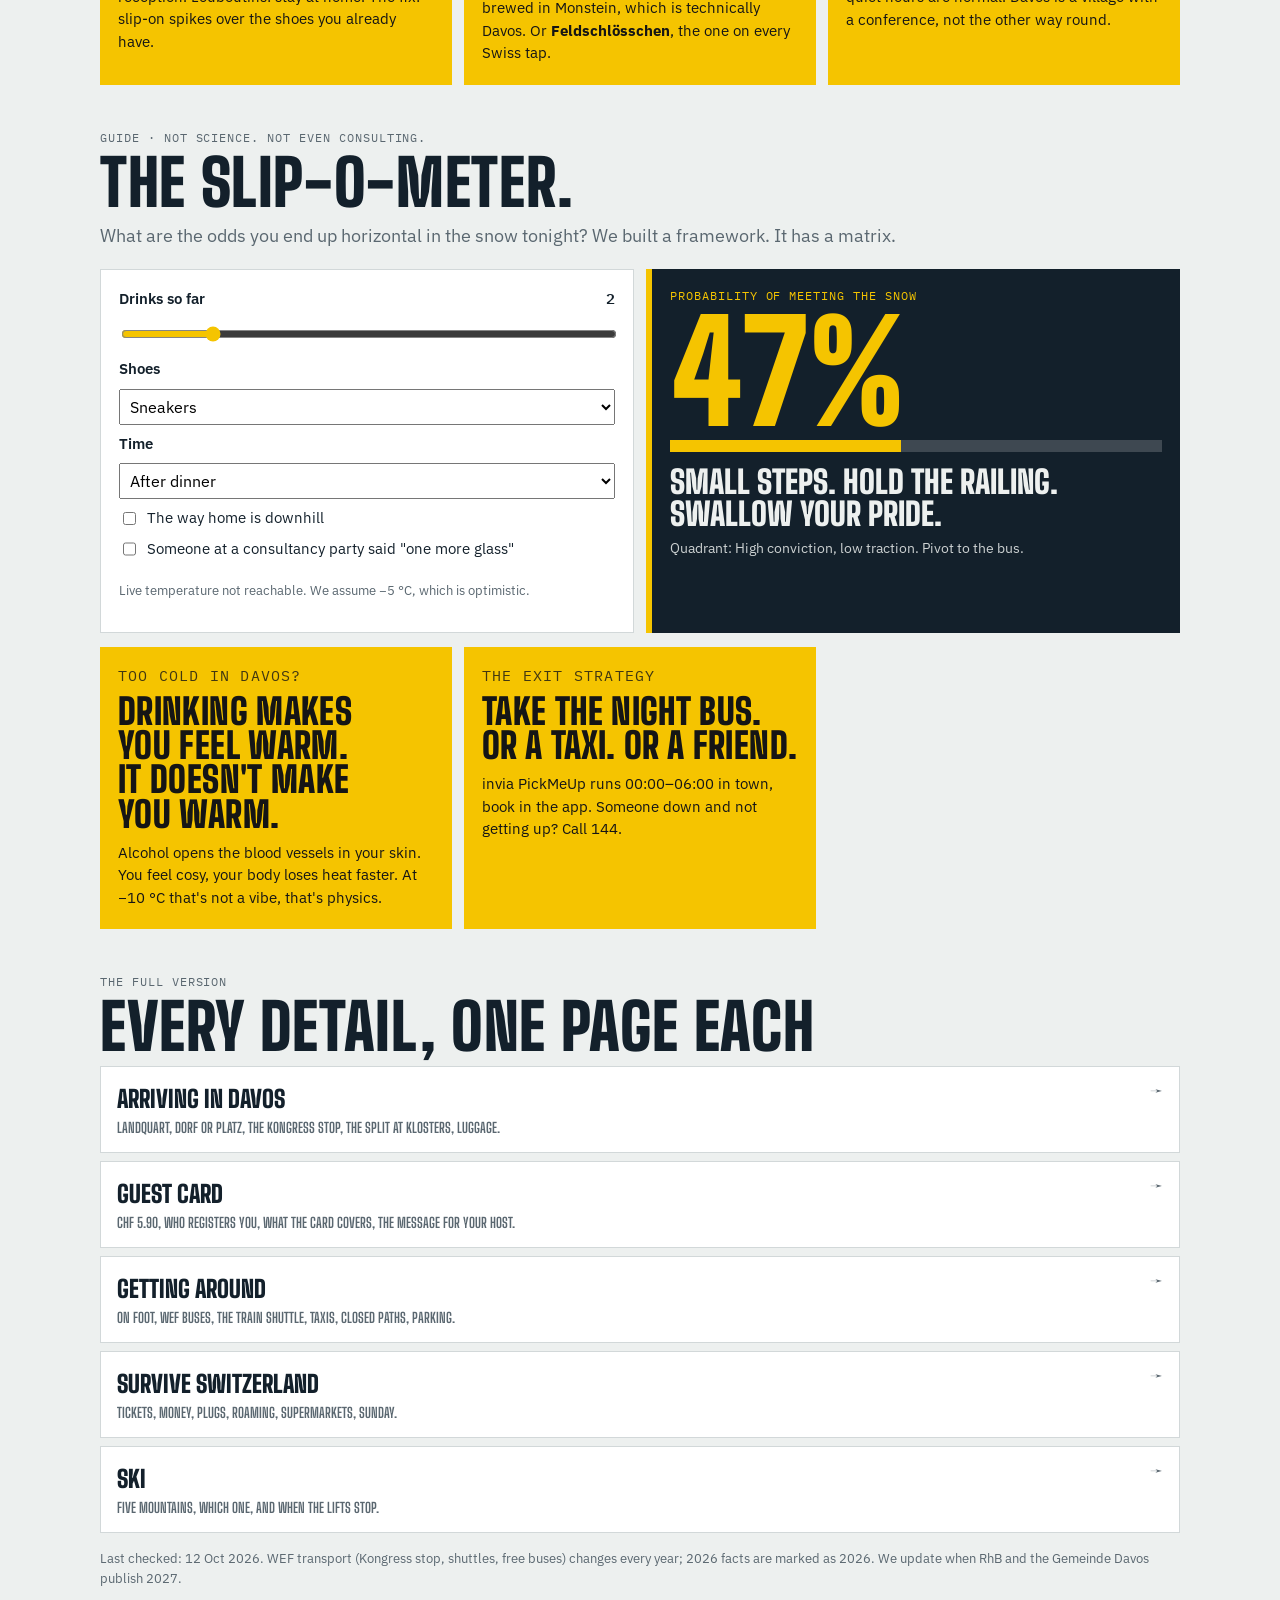
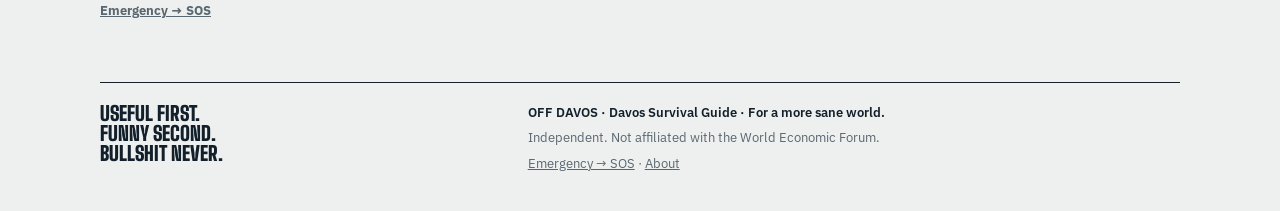
<file: guide/index.html>
<!doctype html>
<html lang="en">
<head>
<meta charset="utf-8">
<meta name="robots" content="noindex,nofollow">
<script src="/gate.js"></script>

<meta name="viewport" content="width=device-width, initial-scale=1, viewport-fit=cover">
<title>Guide · OFF DAVOS</title>
<meta name="description" content="The practical Davos guide for WEF week: trains via Landquart, Dorf vs Platz, the WEF Kongress stop, the CHF 5.90 guest card, getting around, and the Swiss rules nobody tells you.">
<meta name="theme-color" content="#F5C400">
<link rel="canonical" href="https://off-davos.com/guide/">
<link rel="preconnect" href="https://fonts.googleapis.com">
<link rel="preconnect" href="https://fonts.gstatic.com" crossorigin>
<link rel="stylesheet" href="https://fonts.googleapis.com/css2?family=Big+Shoulders+Display:wght@700;900&family=IBM+Plex+Sans:wght@400;500;600&family=IBM+Plex+Mono:wght@500&display=swap">
<style>
:root{
  --bg:#EDF0EF; --surface:#FFFFFF; --ink:#13202B; --muted:#5A6770; --line:#D2D8D9;
  --sign:#F5C400; --sign-ink:#151515; --known:#2E7D4F; --think:#A86B00; --unconf:#8A3A3A;
  --display:"Big Shoulders Display","Arial Narrow",Impact,sans-serif;
  --body:"IBM Plex Sans",system-ui,-apple-system,"Segoe UI",sans-serif;
  --mono:"IBM Plex Mono",ui-monospace,Menlo,monospace;
}
@media (prefers-color-scheme:dark){:root:not([data-theme="light"]){
  --bg:#0E151B; --surface:#16212A; --ink:#E7EDEF; --muted:#93A2AA; --line:#2A3945;
  --known:#5FBF86; --think:#E2A63A; --unconf:#E08484; color-scheme:dark}}
:root[data-theme="dark"]{
  --bg:#0E151B; --surface:#16212A; --ink:#E7EDEF; --muted:#93A2AA; --line:#2A3945;
  --known:#5FBF86; --think:#E2A63A; --unconf:#E08484; color-scheme:dark}
*{box-sizing:border-box}
body{margin:0;background:var(--bg);color:var(--ink);font-family:var(--body);font-size:16px;line-height:1.5;padding-inline:16px}
.wrap{max-width:1080px;margin:0 auto}
a{color:inherit}
:focus-visible{outline:3px solid var(--sign);outline-offset:2px}
h1,h2,h3{font-family:var(--display);text-transform:uppercase;line-height:.95;margin:0;letter-spacing:.01em;text-wrap:balance}
.label{font-family:var(--mono);font-size:12px;letter-spacing:.08em;text-transform:uppercase;color:var(--muted);margin:0}

.bar{position:sticky;top:0;z-index:20;background:var(--bg);border-bottom:1px solid var(--line);margin-inline:-16px;padding:10px 16px}
.bar .wrap{display:flex;align-items:center;gap:16px;flex-wrap:wrap}
.mark{font-family:var(--display);font-weight:900;font-size:26px;letter-spacing:.02em;text-decoration:none;display:flex;gap:6px;align-items:center}
.mark b{background:var(--sign);color:var(--sign-ink);padding:0 6px}
nav{display:flex;gap:4px;margin-left:auto}
nav a{font-family:var(--display);font-weight:700;font-size:18px;text-transform:uppercase;text-decoration:none;padding:6px 12px;border:2px solid transparent}
nav a.live{background:var(--sign);color:var(--sign-ink);display:flex;align-items:center;gap:6px}
nav a.cur{border-color:var(--ink)}
nav a:hover{border-color:var(--ink)}
.dot{width:8px;height:8px;border-radius:50%;background:#D7261E;animation:pulse 1.6s infinite}
@keyframes pulse{50%{opacity:.25}}
@media (prefers-reduced-motion:reduce){.dot{animation:none}}
@media (max-width:620px){nav{margin-left:0;width:100%;flex-wrap:wrap;justify-content:flex-start;gap:2px 4px}nav a{font-size:15px;padding:4px 7px}}

.pagehead{display:flex;align-items:baseline;gap:16px;flex-wrap:wrap;padding:32px 0 8px}
.pagehead h1{font-size:clamp(56px,10vw,104px);font-weight:900}
.pagehead p{margin:0;color:var(--muted);font-size:18px}

section{padding:36px 0 8px}
.sec h2{font-size:clamp(40px,7vw,64px);font-weight:900;margin:6px 0 8px}
.sec .dek{margin:0 0 20px;color:var(--muted);font-size:18px}
.chain{font-family:var(--display);font-weight:700;font-size:22px;text-transform:uppercase;margin:0 0 18px}
.chain i{font-style:normal;color:var(--muted);font-family:var(--mono);font-size:14px;margin:0 6px}

.grid{display:grid;grid-template-columns:repeat(auto-fill,minmax(280px,1fr));gap:12px}
.tip{background:var(--surface);border:1px solid var(--line);border-left:5px solid var(--sign);padding:18px 18px 16px;display:flex;flex-direction:column}
.tip h3{font-family:var(--body);text-transform:none;font-weight:600;font-size:19px;line-height:1.25;margin:8px 0 8px;letter-spacing:0}
.tip p{margin:0 0 8px;font-size:15px}
.tip p.fact{font-family:var(--mono);font-size:13px;color:var(--muted)}
.tip .more{margin-top:auto;padding-top:6px;font-weight:600;font-size:15px}
.st{display:inline-block;font-family:var(--mono);font-size:10px;letter-spacing:.06em;padding:0 5px;border:1.5px solid currentColor;margin-right:4px;vertical-align:1px}
.st.k{color:var(--known)}.st.t{color:var(--think)}.st.u{color:var(--unconf)}

.tip.banger{grid-column:span 2;background:var(--ink);color:var(--bg);border-left-color:var(--sign)}
.tip.banger .label{color:var(--sign)}
.tip.banger h3{font-family:var(--display);text-transform:uppercase;font-weight:900;font-size:clamp(38px,5vw,56px);line-height:.95;margin:10px 0 12px}
.tip.banger .hit{font-family:var(--display);font-weight:900;text-transform:uppercase;font-size:24px;line-height:1.05;color:var(--sign)}
.tip.banger .more{color:var(--sign)}
@media (max-width:640px){.tip.banger{grid-column:auto}}
.rule{background:var(--sign);color:var(--sign-ink);padding:18px 18px 20px}
.rule .label{color:var(--sign-ink);opacity:.8}
.rule h3{font-size:clamp(28px,3.4vw,36px);font-weight:900;margin:8px 0 10px}
.rule p{margin:0;font-size:15px}

.slip{display:grid;grid-template-columns:minmax(0,1fr) minmax(0,1fr);gap:12px}
@media (max-width:760px){.slip{grid-template-columns:1fr}}
.slipin{background:var(--surface);border:1px solid var(--line);padding:18px;display:grid;gap:8px}
.slipin label{font-weight:600;font-size:15px;display:flex;justify-content:space-between;gap:8px}
.slipin output{font-family:var(--mono)}
.slipin select,.slipin input[type=range]{width:100%;font:inherit;padding:6px;accent-color:var(--sign)}
.slipin .chk{justify-content:flex-start;font-weight:400}
.slipout{background:var(--ink);color:var(--bg);border-left:6px solid var(--sign);padding:18px;display:flex;flex-direction:column;gap:8px}
.slipout .label{color:var(--sign)}
.slipout .pct{font-family:var(--display);font-weight:900;font-size:clamp(80px,14vw,140px);line-height:.85;margin:0;color:var(--sign);font-variant-numeric:tabular-nums}
.bar2{height:12px;background:rgba(255,255,255,.18)}
.bar2 i{display:block;height:100%;width:0;background:var(--sign);transition:width .3s}
.slipout .verdict{font-family:var(--display);font-weight:900;text-transform:uppercase;font-size:clamp(24px,3vw,32px);line-height:1;margin:6px 0 0}
.slipout .quad{font-size:14px;margin:0;opacity:.85}
@media (prefers-reduced-motion:reduce){.bar2 i{transition:none}}
.pages{display:grid;gap:8px;margin-top:6px}
.pages a{display:flex;justify-content:space-between;gap:12px;background:var(--surface);border:1px solid var(--line);padding:14px 16px;text-decoration:none}
.pages b{font-family:var(--display);font-weight:900;font-size:24px;text-transform:uppercase}
.pages span{color:var(--muted);font-size:14px;display:block}
.small{font-size:13px;color:var(--muted)}
footer{border-top:1px solid var(--ink);margin-top:40px;padding-block:20px 32px;display:grid;grid-template-columns:minmax(0,1fr) minmax(0,1.6fr);gap:20px}
@media (max-width:700px){footer{grid-template-columns:1fr}}
footer .r{font-family:var(--display);font-weight:900;font-size:20px;text-transform:uppercase;line-height:1}
footer p{margin:0 0 6px;color:var(--muted);font-size:13px}
</style>
</head>
<body>
<header class="bar">
  <div class="wrap">
    <a class="mark" href="../index.html" aria-label="OFF DAVOS home"><b>OFF</b>DAVOS</a>
    <nav aria-label="Sections">
      <a class="live" href="../index.html">Live</a>
      <a href="../index.html#map">Map</a>
      <a class="cur" href="../guide/index.html" aria-current="page">Guide</a>
      <a href="../ski/index.html">Ski</a>
      <a href="../stories/index.html">Stories</a>
      <a href="../bullshit-never/index.html">Bullshit</a>
      <a href="../contact/index.html">Intel</a>
    </nav>
  </div>
</header>

<main class="wrap">
  <header class="pagehead">
    <h1>Guide</h1>
    <p>The practical part. What you need to know before Davos teaches you.</p>
  </header>

  <!-- ========== DAVOS, EXPLAINED ========== -->
  <section class="sec" id="explained" aria-labelledby="ex-h">
    <p class="label">Guide · Quick tips</p>
    <h2 id="ex-h">Davos, explained</h2>
    <p class="dek">The mountain village nobody had time to understand before arriving.</p>
    <p class="chain">Zürich HB<i>→</i>Landquart<i>→</i>Davos</p>

    <div class="grid">
      <article class="tip">
        <p class="label">Getting here</p>
        <h3>Everyone is getting off. Don't panic.</h3>
        <p>You're in Landquart, not Davos. From Zürich HB, every route to Davos changes here onto the red Rhaetian Railway (RhB). It is not a downgrade. It is the point.</p>
        <p>The train turned red? Your ticket to Davos still covers it. One journey, one ticket.</p>
        <p><b>Buy it before you board.</b> No gates, no buying on the train. Inspectors check, and fine on the spot.</p>
        <a class="more" href="arriving/index.html">Arriving in Davos →</a>
      </article>
      <article class="tip banger">
        <p class="label">Trains · read this before you board</p>
        <h3>Your train might split in half.</h3>
        <p class="hit">Wrong half: wrong valley. Your meeting starts without you.</p>
        <p>Some RhB trains are two trains coupled together. At Klosters Platz they split: one half goes to Davos, the other to St. Moritz. Nobody comes to fetch you. You notice when the mountains look unfamiliar and your badge pick-up closes.</p>
        <p>And Davos has two stations. Except during WEF: then it has three. Dorf, Platz, and the temporary Kongress / Eisstadion stop, where not every part of the train opens its doors. Check the display in <b>your</b> carriage.</p>
        <a class="more" href="../stories/davos-has-two-train-stations/index.html">Read the story →</a>
      </article>

      <article class="tip">
        <p class="label">Luggage</p>
        <h3>Your room isn't ready. Your suitcase has two options.</h3>
        <p><b>Davos Platz</b>: staffed counter 07:20–18:45 with luggage storage, plus lockers. Only four are large. <b>Davos Dorf</b>: lockers only, nobody there.</p>
        <p>Big suitcase? Ask your hotel or host to hold it.</p>
      </article>

      <article class="tip">
        <p class="label">Getting around</p>
        <h3>Taxi? Look at traffic. Then at your feet.</h3>
        <p>Roads close at short notice, motorcades happen, security zones move. For short distances, walking is usually faster. Wear soles with grip: the pavement is ice.</p>
        <a class="more" href="getting-around/index.html">Getting around →</a>
      </article>
      <article class="tip">
        <p class="label">Walking</p>
        <h3>Your shortcut doesn't exist this week.</h3>
        <p>The path through the Kurpark, between the Congress Centre and the ice stadium, was closed during WEF in 2024, 2025 and 2026. In 2026 the lakeside path at the Davosersee was shut from 5 to 29 January. Follow the signed detours. Good luck.</p>
        <a class="more" href="getting-around/index.html">Getting around →</a>
      </article>

      <article class="tip">
        <p class="label">Buses</p>
        <h3>Your bus stop may have moved.</h3>
        <p>During WEF, big buses stop at the edges of town and small WEF buses run the centre, roughly every 15 minutes, with no fixed timetable. Stops move days before WEF starts.</p>
        <p class="fact">2026: all local VBD buses free for everyone. 2027: not announced yet.</p>
        <a class="more" href="getting-around/index.html">Buses during WEF →</a>
      </article>

      <article class="tip">
        <p class="label">Evening</p>
        <h3>The train that brought you may not take you back.</h3>
        <p>The Dorf–Kongress–Platz train shuttle stops in the evening. In 2025 and 2026, a bus took over from about 20:00.</p>
        <a class="more" href="getting-around/index.html">Dorf ↔ Platz →</a>
      </article>

      <article class="tip">
        <p class="label">Night</p>
        <h3>The last bus isn't the last bus.</h3>
        <p>Davos has an on-demand night bus: <b>invia PickMeUp</b>. In town it runs 00:00–06:00 every winter night. Book in the app at least 30 minutes ahead. Pay by card in the app.</p>
        <p class="fact">Your guest card is NOT valid on it. No cash.</p>
      </article>

      <article class="tip banger">
        <p class="label">Money</p>
        <h3>The most expensive CHF 5.90 in Davos.</h3>
        <p class="hit">You paid for free trains. Use them.</p>
        <p><b>CHF 5.90</b> a night gets you the guest card: free trains from Davos Laret to Davos Glaris and free local buses. Ask your hotel or host for it, or get it yourself at Talstrasse 41, Davos Platz.</p>
        <p>Rented out your flat for WEF? Congratulations. You're a landlord now.</p>
        <a class="more" href="../stories/most-expensive-chf-5-90/index.html">Read: The most expensive CHF 5.90 in Davos →</a>
      </article>

      <article class="tip">
        <p class="label">By car</p>
        <h3>Your parking ticket doesn't buy you the night.</h3>
        <p>1 November to 30 April: no parking on public spaces 03:00–07:00, for snow clearing. Police issued 359 parking fines during WEF 2026.</p>
        <p>Driving in? Security checks on the access roads can mean waiting time. Leave a buffer.</p>
        <p>Electric car? The chargers at Seeparkplatz and Kongressparkplatz exist. You just can't drive to them during WEF.</p>
        <a class="more" href="getting-around/index.html#car">Driving & parking →</a>
      </article>
      <article class="tip">
        <p class="label">Ski</p>
        <h3>Two mountains. Zero lifts.</h3>
        <p><b>Rinerhorn</b> and <b>Pischa</b> close during WEF week. In 2026 they were shut 19–23 January, and the official operating times for this winter say the same. Parsenn, Jakobshorn and Madrisa stay open.</p>
        <a class="more" href="../ski/index.html">Which mountain →</a>
      </article>
      <article class="tip">
        <p class="label">Closed for WEF</p>
        <h3>The swimming pool is inside the security zone.</h3>
        <p>The eau-là-là pool was closed during WEF in 2025 and 2026, because it sits inside the security zone. The library stayed open. Bring a book, not your swimsuit.</p>
      </article>
    </div>
  </section>

  <!-- ========== SURVIVE CH ========== -->
  <section class="sec" id="survive" aria-labelledby="sv-h">
    <p class="label">Guide · The funny part</p>
    <h2 id="sv-h">Survive CH</h2>
    <p class="dek">Switzerland in twelve rules. Useful, and a little bit mean.</p>

    <div class="grid">
      <article class="rule"><p class="label">Time</p><h3>08:21 means 08:21.</h3><p>Swiss trains leave on the minute. Your meeting may run late. The train will not wait for it.</p></article>
      <article class="rule"><p class="label">Tickets</p><h3>No gates. Not an invitation.</h3><p>Buy before you board: SBB app or the machine on the platform. Not on the train. Inspectors are real, fines are real, and "I didn't know" is not a ticket.</p></article>
      <article class="rule"><p class="label">Plugs</p><h3>Your charger may not fit.</h3><p>Swiss sockets are Type J. Slim two-pin EU plugs fit. Chunky round German ones don't. UK and US plugs need an adapter. Everyone else forgot theirs.</p></article>
      <article class="rule"><p class="label">Water</p><h3>Tap water is free.</h3><p>And excellent. Drink it. At 1,560 metres, the second glass of wine counts like the third.</p></article>
      <article class="rule"><p class="label">Sunday</p><h3>Sunday is closed.</h3><p>Most shops shut on Sundays. Station shops are usually the exception. Plan toothpaste emergencies for Saturday.</p></article>
      <article class="rule"><p class="label">Language</p><h3>Say "Grüezi".</h3><p>That's hello. Everyone speaks English. The local word gets you further.</p></article>
      <article class="rule"><p class="label">Money</p><h3>CHF. Not EUR.</h3><p>Cards work almost everywhere. Euros sometimes, change comes back in francs at their rate. Terminal offers your home currency? Say no. Pay in CHF.</p></article>
      <article class="rule"><p class="label">Tipping</p><h3>Americans, please remain calm.</h3><p>This is not a 25% tip emergency. Service is included. Rounding up is normal.</p></article>
      <article class="rule"><p class="label">Phone</p><h3>Switzerland is not in the EU.</h3><p>Your EU roaming plan may not cover it. Check before you land, or get an eSIM. Your phone bill can be the most expensive panel you attend.</p></article>
      <article class="rule"><p class="label">Shoes</p><h3>The Shoe Risk Scale.</h3><p><b>1</b> Winter boots with grip. <b>5</b> Sneakers: your socks will know by 10:00. <b>7</b> Smooth leather soles: chosen for the panel, not the pavement. <b>10</b> Heels, at night, downhill, after the reception. Louboutins: stay at home. The fix: slip-on spikes over the shoes you already have.</p></article>
      <article class="rule"><p class="label">Beer</p><h3>Yes, you can drink a beer on the train.</h3><p>Switzerland trusts you with alcohol. Not with train tickets. Make it a local one: <b>Calanda</b>, brewed in Chur, down the line. <b>Monsteiner</b>, brewed in Monstein, which is technically Davos. Or <b>Feldschlösschen</b>, the one on every Swiss tap.</p></article>
      <article class="rule"><p class="label">Night</p><h3>Your after-party is your neighbours' business.</h3><p>Apartments have house rules, and evening quiet hours are normal. Davos is a village with a conference, not the other way round.</p></article>
    </div>
  </section>


  <!-- ========== SLIP-O-METER ========== -->
  <section class="sec" id="slip" aria-labelledby="slip-h">
    <p class="label">Guide · Not science. Not even consulting.</p>
    <h2 id="slip-h">The Slip-o-Meter.</h2>
    <p class="dek">What are the odds you end up horizontal in the snow tonight? We built a framework. It has a matrix.</p>
    <div class="slip">
      <form class="slipin" id="slipform" onsubmit="return false">
        <label for="s-drinks">Drinks so far <output id="o-drinks">2</output></label>
        <input type="range" id="s-drinks" min="0" max="12" value="2">
        <label for="s-shoes">Shoes</label>
        <select id="s-shoes">
          <option value="1">Winter boots with grip</option>
          <option value="3">Moon Boots</option>
          <option value="5" selected>Sneakers</option>
          <option value="7">Smooth leather soles</option>
          <option value="9">Heels</option>
          <option value="10">Louboutins (why)</option>
        </select>
        <label for="s-time">Time</label>
        <select id="s-time">
          <option value="0">Before dinner</option>
          <option value="1" selected>After dinner</option>
          <option value="2">After the reception</option>
          <option value="3">After the after-party</option>
        </select>
        <label class="chk"><input type="checkbox" id="s-down"> The way home is downhill</label>
        <label class="chk"><input type="checkbox" id="s-champ"> Someone at a consultancy party said "one more glass"</label>
        <p class="small" id="s-temp">Outside right now in Davos: checking…</p>
      </form>
      <div class="slipout" aria-live="polite">
        <p class="label">Probability of meeting the snow</p>
        <p class="pct" id="s-pct">–</p>
        <div class="bar2"><i id="s-bar"></i></div>
        <p class="verdict" id="s-verdict"></p>
        <p class="quad" id="s-quad"></p>
      </div>
    </div>
    <div class="grid" style="margin-top:14px">
      <article class="rule"><p class="label">Too cold in Davos?</p><h3>Drinking makes you feel warm. It doesn't make you warm.</h3><p>Alcohol opens the blood vessels in your skin. You feel cosy, your body loses heat faster. At −10 °C that's not a vibe, that's physics.</p></article>
      <article class="rule"><p class="label">The exit strategy</p><h3>Take the night bus. Or a taxi. Or a friend.</h3><p>invia PickMeUp runs 00:00–06:00 in town, book in the app. Someone down and not getting up? Call 144.</p></article>
    </div>
  </section>

  <!-- ========== FULL PAGES ========== -->
  <section class="sec" aria-labelledby="pg-h">
    <p class="label">The full version</p>
    <h2 id="pg-h">Every detail, one page each</h2>
    <nav class="pages" aria-label="Guide pages">
      <a href="arriving/index.html"><div><b>Arriving in Davos</b><span>Landquart, Dorf or Platz, the Kongress stop, the split at Klosters, luggage.</span></div><span>→</span></a>
      <a href="guest-card/index.html"><div><b>Guest Card</b><span>CHF 5.90, who registers you, what the card covers, the message for your host.</span></div><span>→</span></a>
      <a href="getting-around/index.html"><div><b>Getting around</b><span>On foot, WEF buses, the train shuttle, taxis, closed paths, parking.</span></div><span>→</span></a>
      <a href="survive-switzerland/index.html"><div><b>Survive Switzerland</b><span>Tickets, money, plugs, roaming, supermarkets, Sunday.</span></div><span>→</span></a>
      <a href="../ski/index.html"><div><b>Ski</b><span>Five mountains, which one, and when the lifts stop.</span></div><span>→</span></a>
    </nav>
    <p class="small" style="margin-top:16px">Last checked: 12 Oct 2026. WEF transport (Kongress stop, shuttles, free buses) changes every year; 2026 facts are marked as 2026. We update when RhB and the Gemeinde Davos publish 2027.</p>
    <p class="small"><a href="../sos/index.html"><b>Emergency → SOS</b></a></p>
  </section>

  <footer>
    <div class="r">Useful first.<br>Funny second.<br>Bullshit never.</div>
    <div>
      <p style="color:var(--ink);font-weight:600">OFF DAVOS · Davos Survival Guide · For a more sane world.</p>
      <p>Independent. Not affiliated with the World Economic Forum.</p>
      <p><a href="../sos/index.html">Emergency → SOS</a> · <a href="../contact/index.html#about">About</a></p>
    </div>
  </footer>
</main>
<script>
(function(){
  var T=null;
  function $(i){return document.getElementById(i);}
  function calc(){
    var d=+$("s-drinks").value, sh=+$("s-shoes").value, t=+$("s-time").value, down=$("s-down").checked, ch=$("s-champ").checked;
    $("o-drinks").textContent=d;
    var temp=(T==null?-5:T);
    var ice=temp<=0?1.25:(temp<=3?1.1:0.85);
    var x=-3.2+0.42*d+0.28*sh+0.45*t+(down?0.7:0)+(ch?0.5:0);
    var p=Math.round(100/(1+Math.exp(-x))*ice);p=Math.max(1,Math.min(99,p));
    $("s-pct").textContent=p+"%";$("s-bar").style.width=p+"%";
    var v=p<15?"You'll be fine. Probably.":p<35?"Walk like a penguin.":p<60?"Small steps. Hold the railing. Swallow your pride.":p<80?"Book the night bus now.":"You are the snow now.";
    var q=p<15?"Quadrant: Low exposure, high traction. Synergies intact.":p<35?"Quadrant: Moderate risk. Recommend a phased walk-back.":p<60?"Quadrant: High conviction, low traction. Pivot to the bus.":p<80?"Quadrant: Strategic horizontal realignment likely.":"Quadrant: Disruption achieved. Please invoice the pavement.";
    $("s-verdict").textContent=v;$("s-quad").textContent=q;
  }
  ["s-drinks","s-shoes","s-time","s-down","s-champ"].forEach(function(i){$(i).addEventListener("input",calc);$(i).addEventListener("change",calc);});
  calc();
  fetch("https://api.open-meteo.com/v1/forecast?latitude=46.8027&longitude=9.8360&elevation=1560&current=temperature_2m&timezone=Europe%2FZurich")
   .then(function(r){return r.json();}).then(function(d){T=d.current.temperature_2m;$("s-temp").textContent="Outside right now in Davos: "+Math.round(T)+" °C"+(T<=0?". Ice likely.":".");calc();})
   .catch(function(){$("s-temp").textContent="Live temperature not reachable. We assume −5 °C, which is optimistic.";});
})();
</script>
</body>
</html>
</file>
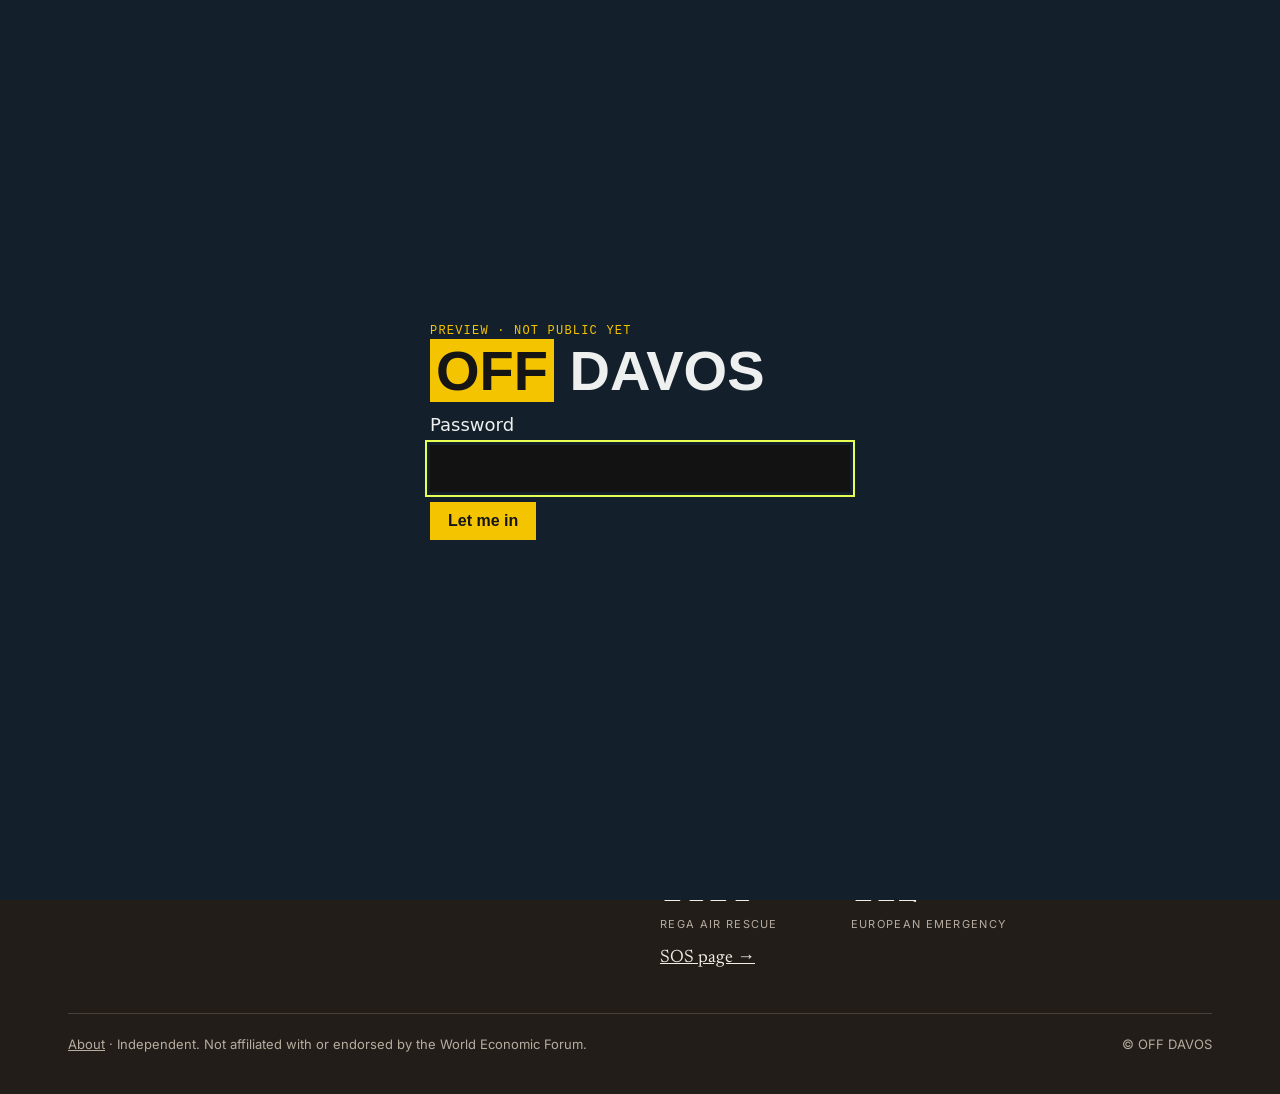
<file: sos/index.html>
<!doctype html>
<html lang="en" style="background:#221D19;">
<head>
<meta charset="utf-8">
<meta name="viewport" content="width=device-width, initial-scale=1, viewport-fit=cover">
<title>SOS · OFF DAVOS</title>
<link rel="preconnect" href="https://fonts.googleapis.com">
<link rel="preconnect" href="https://fonts.gstatic.com" crossorigin>
<link href="https://fonts.googleapis.com/css2?family=Newsreader:ital,opsz,wght@0,6..72,500;0,6..72,600;0,6..72,700;0,6..72,800;1,6..72,400;1,6..72,500;1,6..72,600&family=Inter:wght@500;600;700&display=swap" rel="stylesheet">
<link rel="stylesheet" href="../styles.css">
</head>
<body>
<div id="site-header"></div>
<main>
<section class="contact-strip" id="sos" style="min-height:60vh; background: var(--yellow); color: var(--on-yellow);">
  <div class="wrap" style="display:flex; flex-direction:column; gap:28px;">
    <p class="label-dim" style="color: var(--on-yellow);">SOS</p>
    <h1 class="display-2" style="margin:0;">If it is going wrong, <em style="font-weight:500;">call first.</em></h1>
    <div class="footer-sos" style="max-width: 720px;">
      <div><b>117</b><span style="color: var(--on-yellow);">Police</span></div>
      <div><b>144</b><span style="color: var(--on-yellow);">Ambulance / Rescue</span></div>
      <div><b>118</b><span style="color: var(--on-yellow);">Fire</span></div>
      <div><b>1414</b><span style="color: var(--on-yellow);">Rega air rescue</span></div>
      <div><b>112</b><span style="color: var(--on-yellow);">European emergency</span></div>
    </div>
    <p style="font-family: var(--font-ui); font-size: 14px;">Avalanche bulletin (not an emergency number): White Risk app or <a href="https://www.slf.ch/en/">slf.ch</a></p>
  </div>
</section>
</main>
<div id="site-footer"></div>
<div id="site-tabbar"></div>
<script src="../components.js"></script>
<script>OffDavos.renderChrome({ basePath: "../", activePath: "sos", variant: "dark" });</script>
</body>
</html>
</file>
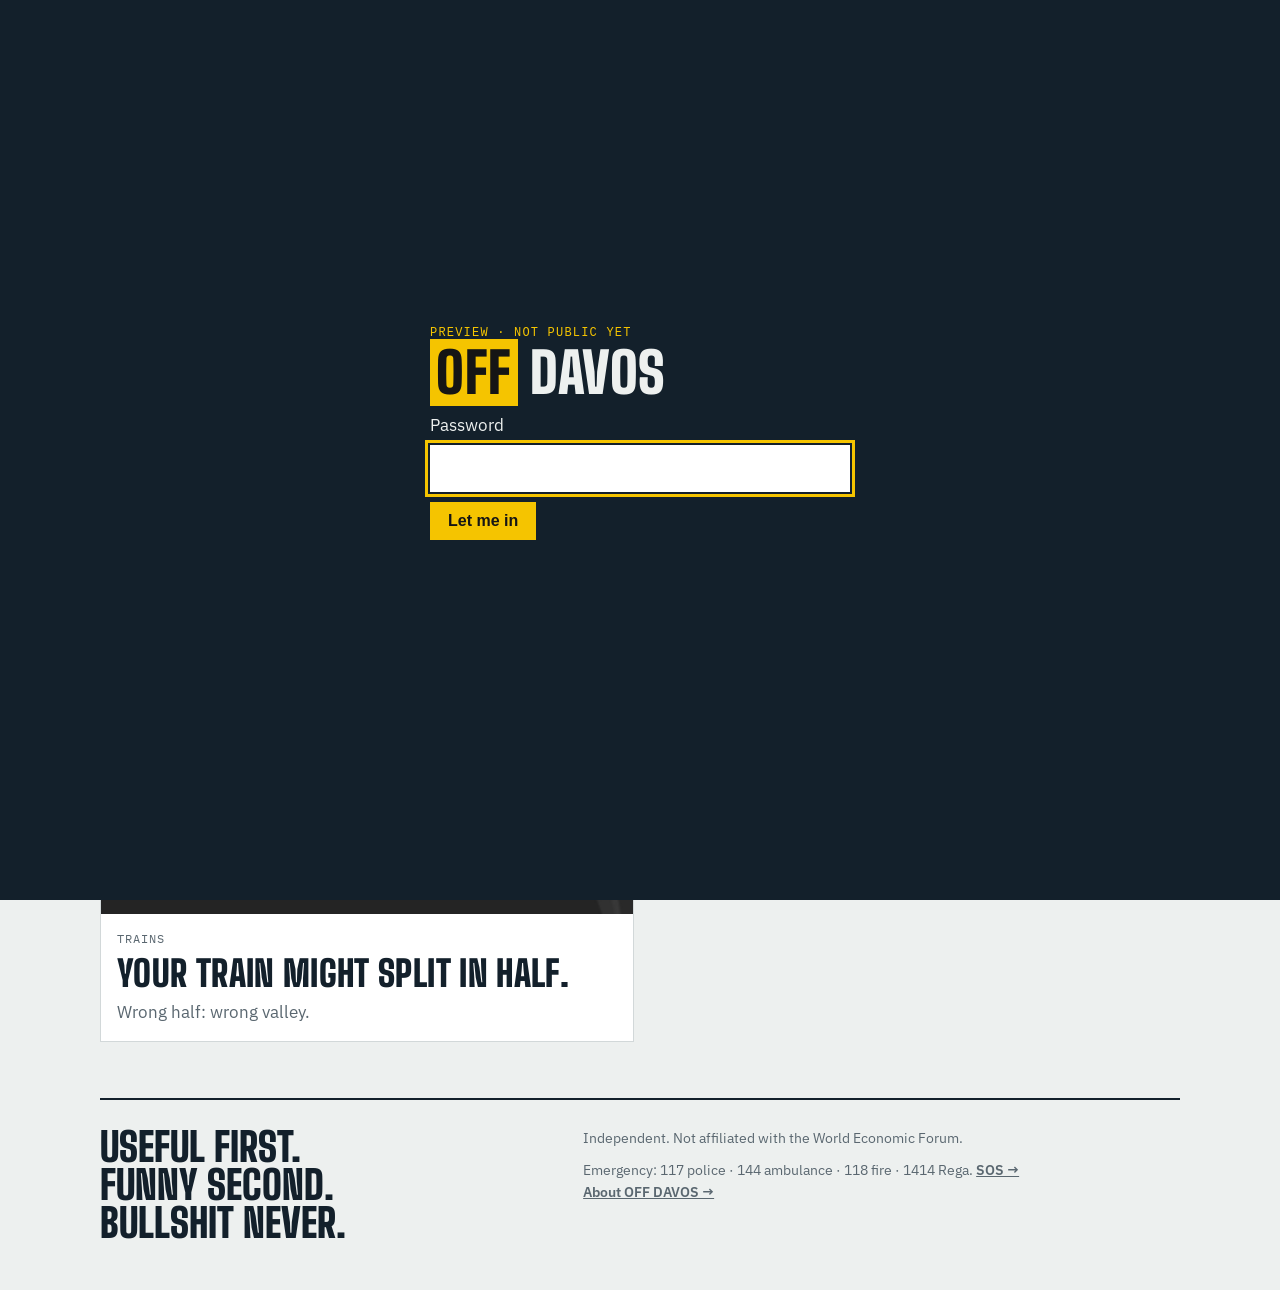
<file: stories/index.html>
<!doctype html>
<html lang="en">
<head>
<meta charset="utf-8">
<meta name="robots" content="noindex,nofollow">
<script src="/gate.js"></script>
<meta name="viewport" content="width=device-width, initial-scale=1, viewport-fit=cover">
<title>Stories · OFF DAVOS</title>
<meta name="description" content="Few stories. Each one about Davos while WEF is happening to it.">
<meta name="theme-color" content="#F5C400">
<link rel="preconnect" href="https://fonts.googleapis.com">
<link rel="preconnect" href="https://fonts.gstatic.com" crossorigin>
<link rel="stylesheet" href="https://fonts.googleapis.com/css2?family=Big+Shoulders+Display:wght@700;900&family=IBM+Plex+Sans:wght@400;500;600&family=IBM+Plex+Mono:wght@500&display=swap">
<link rel="stylesheet" href="story.css">
</head>
<body>
<header class="bar">
  <div class="wrap">
    <a class="mark" href="../index.html" aria-label="OFF DAVOS home"><b>OFF</b>DAVOS</a>
    <nav aria-label="Sections">
      <a class="live" href="../index.html">Live</a>
      <a href="../index.html#map">Map</a>
      <a href="../guide/index.html">Guide</a>
      <a href="../ski/index.html">Ski</a>
      <a class="cur" href="../stories/index.html" aria-current="page">Stories</a>
      <a href="../bullshit-never/index.html">Bullshit</a>
      <a href="../contact/index.html">Intel</a>
    </nav>
  </div>
</header>

<main class="wrap">
  <header class="list-head">
    <p class="label">Stories</p>
    <h1>Stories.</h1>
    <p class="lede">Few stories. Each one tells you how something actually works.</p>
  </header>

  <div class="cards">
    <a class="card" href="people-who-keep-davos-running/index.html">
      <img src="../images/feature-corridor.jpg" alt="Hotel staff corridor in Davos">
      <div class="c"><p class="label">People / Local reality</p><h2>Who actually runs Davos during WEF?</h2><p class="d">No, not the CEOs.</p></div>
    </a>
    <a class="card" href="most-expensive-chf-5-90/index.html">
      <img src="../images/story-money.jpg" alt="Davos street during WEF">
      <div class="c"><p class="label">Money / Local reality</p><h2>The most expensive CHF 5.90 in Davos</h2><p class="d">You paid for free trains. Use them.</p></div>
    </a>
    <a class="card" href="davos-has-two-train-stations/index.html">
      <img src="../images/story-trains.jpg" alt="Rhaetian Railway train in the Davos valley">
      <div class="c"><p class="label">Trains</p><h2>Your train might split in half.</h2><p class="d">Wrong half: wrong valley.</p></div>
    </a>
  </div>

  <footer>
    <div class="rule">Useful first.<br>Funny second.<br>Bullshit never.</div>
    <div>
      <p>Independent. Not affiliated with the World Economic Forum.</p>
      <p class="sos-line">Emergency: 117 police · 144 ambulance · 118 fire · 1414 Rega. <a href="../sos/index.html">SOS →</a></p>
      <p class="sos-line"><a href="../contact/index.html#about">About OFF DAVOS →</a></p>
    </div>
  </footer>
</main>
</body>
</html>
</file>
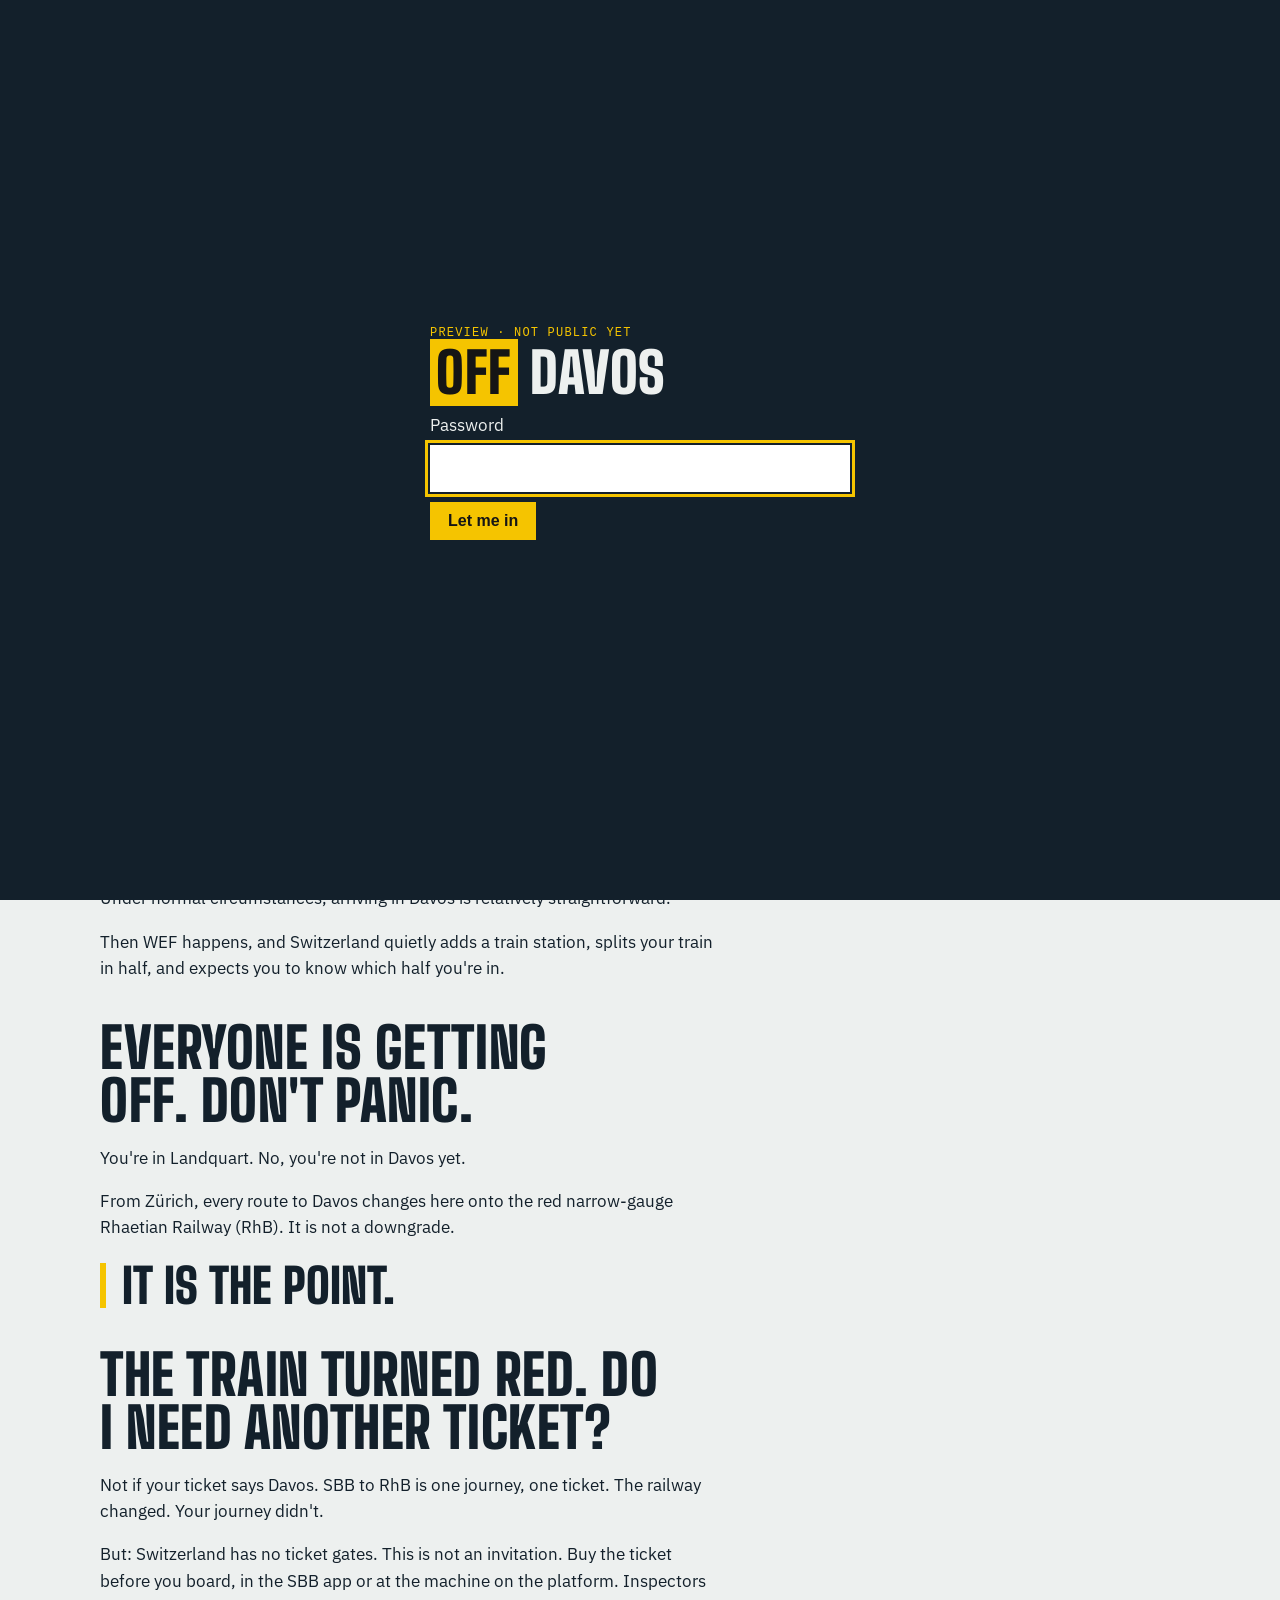
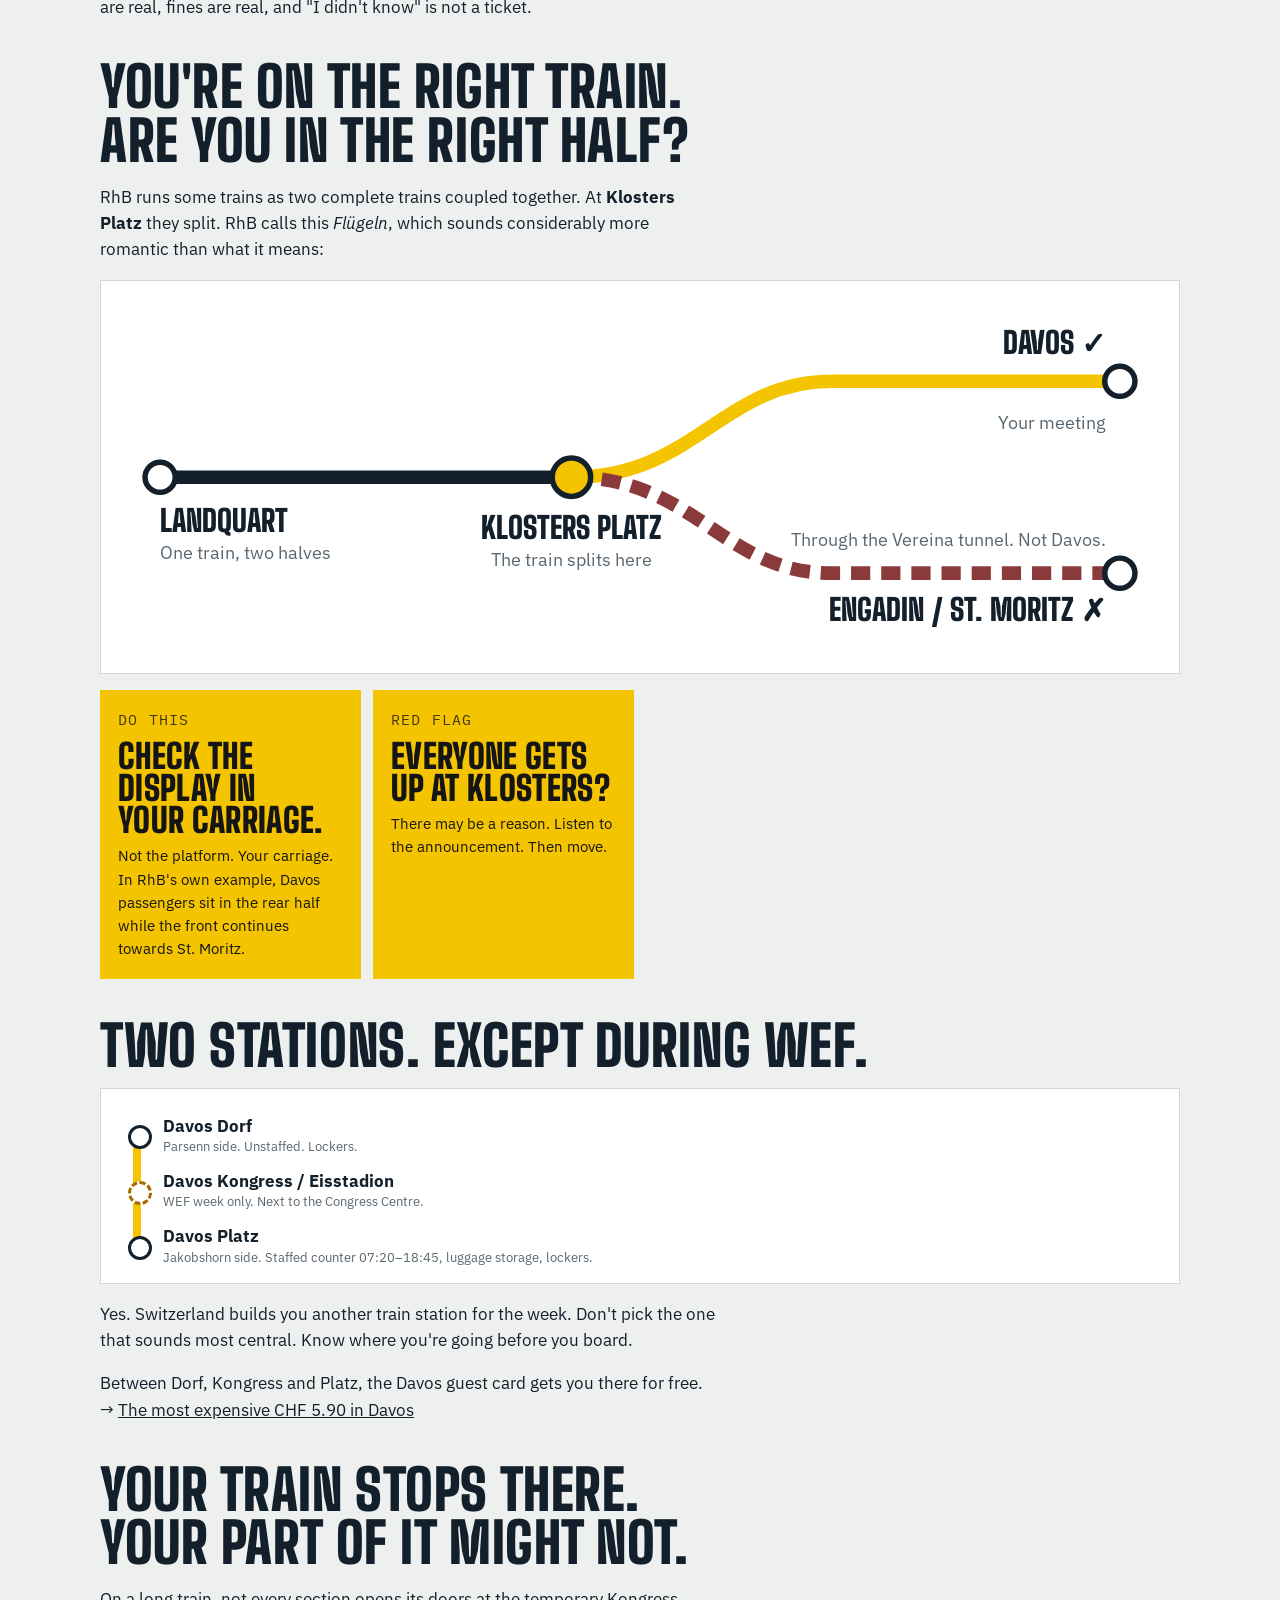
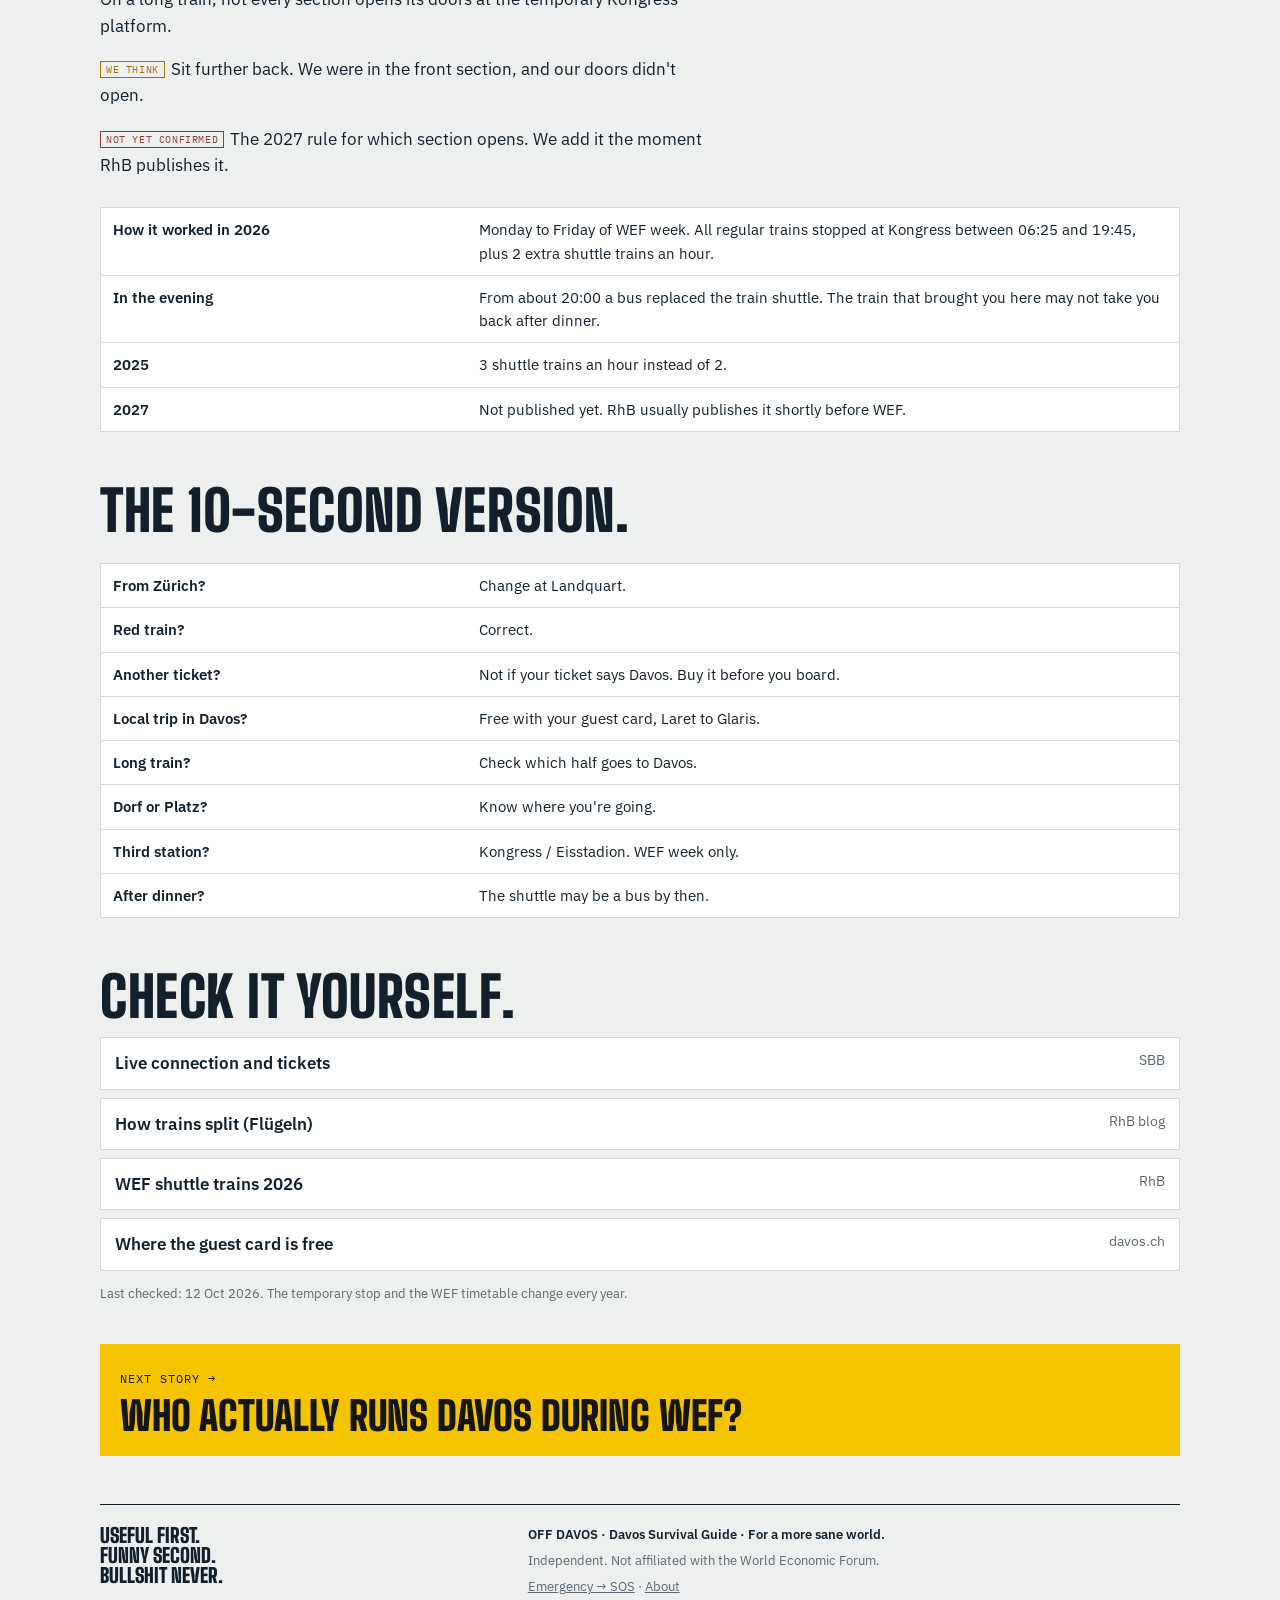
<file: stories/davos-has-two-train-stations/index.html>
<!doctype html>
<html lang="en">
<head>
<meta charset="utf-8">
<meta name="robots" content="noindex,nofollow">
<script src="/gate.js"></script>

<meta name="viewport" content="width=device-width, initial-scale=1, viewport-fit=cover">
<title>Your train might split in half · OFF DAVOS</title>
<meta name="description" content="Getting to Davos by train during WEF: change at Landquart, the split at Klosters Platz, Dorf or Platz, and the temporary Kongress stop where not every part of the train opens its doors.">
<meta name="theme-color" content="#F5C400">
<link rel="canonical" href="https://off-davos.com/stories/davos-has-two-train-stations/">
<link rel="preconnect" href="https://fonts.googleapis.com">
<link rel="preconnect" href="https://fonts.gstatic.com" crossorigin>
<link rel="stylesheet" href="https://fonts.googleapis.com/css2?family=Big+Shoulders+Display:wght@700;900&family=IBM+Plex+Sans:wght@400;500;600&family=IBM+Plex+Mono:wght@500&display=swap">
<link rel="stylesheet" href="../off-story.css">
</head>
<body>
<header class="bar">
  <div class="wrap">
    <a class="mark" href="../../index.html" aria-label="OFF DAVOS home"><b>OFF</b>DAVOS</a>
    <nav aria-label="Sections">
      <a class="live" href="../../index.html">Live</a>
      <a href="../../index.html#map">Map</a>
      <a href="../../guide/index.html">Guide</a>
      <a href="../../ski/index.html">Ski</a>
      <a class="cur" href="../../stories/index.html" aria-current="page">Stories</a>
      <a href="../../bullshit-never/index.html">Bullshit</a>
      <a href="../../contact/index.html">Intel</a>
    </nav>
  </div>
</header>

<main class="wrap">
  <a class="back" href="../index.html">← Stories</a>

  <header class="hero">
    <p class="label">Trains · read this before you board</p>
    <h1>Your train might split in half.</h1>
    <p class="dek">Davos has two train stations. Except during WEF. Then it has three. And you might be sitting in the half that goes somewhere else.</p>
  </header>

  <section class="save" aria-label="Save it">
    <p class="label">Save it · the 10-second version</p>
    <p class="hit">Wrong half: wrong valley. Your meeting starts without you.</p>
    <p><b>Zürich → Landquart → red train → Davos.</b> At Klosters Platz some trains split: one half to Davos, one half to St. Moritz. Check the display in <b>your</b> carriage. Buy your ticket before you board.</p>
    <p><a href="../../guide/arriving/index.html" style="color:var(--sign);font-weight:600">The short version: Guide → Arriving in Davos</a></p>
  </section>

  <article class="body narrow">
    <p>Under normal circumstances, arriving in Davos is relatively straightforward.</p>
    <p>Then WEF happens, and Switzerland quietly adds a train station, splits your train in half, and expects you to know which half you're in.</p>

    <h2>Everyone is getting off. Don't panic.</h2>
    <p>You're in Landquart. No, you're not in Davos yet.</p>
    <p>From Zürich, every route to Davos changes here onto the red narrow-gauge Rhaetian Railway (RhB). It is not a downgrade.</p>
    <p class="pull">It is the point.</p>

    <h2>The train turned red. Do I need another ticket?</h2>
    <p>Not if your ticket says Davos. SBB to RhB is one journey, one ticket. The railway changed. Your journey didn't.</p>
    <p>But: Switzerland has no ticket gates. This is not an invitation. Buy the ticket before you board, in the SBB app or at the machine on the platform. Inspectors are real, fines are real, and "I didn't know" is not a ticket.</p>
  </article>

  <section class="sec" aria-labelledby="split-h">
    <h2 id="split-h">You're on the right train. Are you in the right half?</h2>
    <div class="body narrow">
      <p>RhB runs some trains as two complete trains coupled together. At <b>Klosters Platz</b> they split. RhB calls this <em>Flügeln</em>, which sounds considerably more romantic than what it means:</p>
    </div>
    <div class="split" role="img" aria-label="Diagram: a coupled train from Landquart reaches Klosters Platz and splits. One half continues to Davos, the other goes through the Vereina tunnel to the Engadin and St. Moritz.">
      <svg viewBox="0 0 760 260" aria-hidden="true">
        <path d="M30 130 H330" stroke="var(--ink)" stroke-width="10" fill="none"/>
        <path d="M330 130 C420 130 440 60 520 60 H730" stroke="var(--free)" stroke-width="10" fill="none"/>
        <path d="M330 130 C420 130 440 200 520 200 H730" stroke="var(--pay)" stroke-width="10" stroke-dasharray="14 8" fill="none"/>
        <circle cx="30" cy="130" r="11" fill="var(--surface)" stroke="var(--ink)" stroke-width="4"/>
        <circle cx="330" cy="130" r="14" fill="var(--sign)" stroke="var(--ink)" stroke-width="4"/>
        <circle cx="730" cy="60" r="11" fill="var(--surface)" stroke="var(--ink)" stroke-width="4"/>
        <circle cx="730" cy="200" r="11" fill="var(--surface)" stroke="var(--ink)" stroke-width="4"/>
        <text x="30" y="170" class="t-big" text-anchor="start">LANDQUART</text>
        <text x="30" y="190" class="t-small">One train, two halves</text>
        <text x="330" y="175" class="t-big" text-anchor="middle">KLOSTERS PLATZ</text>
        <text x="330" y="195" class="t-small" text-anchor="middle">The train splits here</text>
        <text x="720" y="40" class="t-big" text-anchor="end">DAVOS ✓</text>
        <text x="720" y="95" class="t-small" text-anchor="end">Your meeting</text>
        <text x="720" y="235" class="t-big" text-anchor="end">ENGADIN / ST. MORITZ ✗</text>
        <text x="720" y="180" class="t-small" text-anchor="end">Through the Vereina tunnel. Not Davos.</text>
      </svg>
    </div>
    <div class="grid">
      <article class="rule"><p class="label">Do this</p><h3>Check the display in your carriage.</h3><p>Not the platform. Your carriage. In RhB's own example, Davos passengers sit in the rear half while the front continues towards St. Moritz.</p></article>
      <article class="rule"><p class="label">Red flag</p><h3>Everyone gets up at Klosters?</h3><p>There may be a reason. Listen to the announcement. Then move.</p></article>
    </div>
  </section>

  <section class="sec" aria-labelledby="st-h">
    <h2 id="st-h">Two stations. Except during WEF.</h2>
    <div class="linemap" role="img" aria-label="Davos stations from north to south: Davos Dorf, the temporary WEF stop Davos Kongress Eisstadion, Davos Platz.">
      <div class="st free first"><div class="rl"></div><div class="nm"><b>Davos Dorf</b><small>Parsenn side. Unstaffed. Lockers.</small></div></div>
      <div class="st free temp"><div class="rl"></div><div class="nm"><b>Davos Kongress / Eisstadion</b><small>WEF week only. Next to the Congress Centre.</small></div></div>
      <div class="st free last"><div class="rl"></div><div class="nm"><b>Davos Platz</b><small>Jakobshorn side. Staffed counter 07:20–18:45, luggage storage, lockers.</small></div></div>
    </div>
    <div class="body narrow">
      <p>Yes. Switzerland builds you another train station for the week. Don't pick the one that sounds most central. Know where you're going before you board.</p>
      <p>Between Dorf, Kongress and Platz, the Davos guest card gets you there for free. → <a href="../most-expensive-chf-5-90/index.html">The most expensive CHF 5.90 in Davos</a></p>
    </div>
  </section>

  <section class="sec" aria-labelledby="k-h">
    <h2 id="k-h">Your train stops there. Your part of it might not.</h2>
    <div class="body narrow">
      <p>On a long train, not every section opens its doors at the temporary Kongress platform.</p>
      <p><span class="badge t">We think</span>Sit further back. We were in the front section, and our doors didn't open.</p>
      <p><span class="badge u">Not yet confirmed</span>The 2027 rule for which section opens. We add it the moment RhB publishes it.</p>
    </div>
    <div class="tw"><table class="facts">
      <tr><th>How it worked in 2026</th><td>Monday to Friday of WEF week. All regular trains stopped at Kongress between 06:25 and 19:45, plus 2 extra shuttle trains an hour.</td></tr>
      <tr><th>In the evening</th><td>From about 20:00 a bus replaced the train shuttle. The train that brought you here may not take you back after dinner.</td></tr>
      <tr><th>2025</th><td>3 shuttle trains an hour instead of 2.</td></tr>
      <tr><th>2027</th><td>Not published yet. RhB usually publishes it shortly before WEF.</td></tr>
    </table></div>
  </section>

  <section class="sec" aria-labelledby="ten-h">
    <h2 id="ten-h">The 10-second version.</h2>
    <div class="tw"><table class="facts">
      <tr><th>From Zürich?</th><td>Change at Landquart.</td></tr>
      <tr><th>Red train?</th><td>Correct.</td></tr>
      <tr><th>Another ticket?</th><td>Not if your ticket says Davos. Buy it before you board.</td></tr>
      <tr><th>Local trip in Davos?</th><td>Free with your guest card, Laret to Glaris.</td></tr>
      <tr><th>Long train?</th><td>Check which half goes to Davos.</td></tr>
      <tr><th>Dorf or Platz?</th><td>Know where you're going.</td></tr>
      <tr><th>Third station?</th><td>Kongress / Eisstadion. WEF week only.</td></tr>
      <tr><th>After dinner?</th><td>The shuttle may be a bus by then.</td></tr>
    </table></div>
  </section>

  <section class="sec" aria-labelledby="links-h">
    <h2 id="links-h">Check it yourself.</h2>
    <ul class="links">
      <li><a href="https://www.sbb.ch/en" target="_blank" rel="noopener">Live connection and tickets <span>SBB</span></a></li>
      <li><a href="https://www.rhb.ch/de/aktuelles/blog/achtung-fertig-fluegeln/" target="_blank" rel="noopener">How trains split (Flügeln) <span>RhB blog</span></a></li>
      <li><a href="https://www.rhb.ch/rm/medien/medienmitteilungen/rhb-shuttlezuege-waehrend-des-wefs-2026/" target="_blank" rel="noopener">WEF shuttle trains 2026 <span>RhB</span></a></li>
      <li><a href="https://www.davos.ch/en/information/guest-information/guest-card/premium-card" target="_blank" rel="noopener">Where the guest card is free <span>davos.ch</span></a></li>
    </ul>
    <p class="small">Last checked: 12 Oct 2026. The temporary stop and the WEF timetable change every year.</p>
  </section>

  <a class="next" href="../people-who-keep-davos-running/index.html"><span class="label">Next story →</span><b>Who actually runs Davos during WEF?</b></a>

  <footer>
    <div class="r">Useful first.<br>Funny second.<br>Bullshit never.</div>
    <div>
      <p style="color:var(--ink);font-weight:600">OFF DAVOS · Davos Survival Guide · For a more sane world.</p>
      <p>Independent. Not affiliated with the World Economic Forum.</p>
      <p><a href="../../sos/index.html">Emergency → SOS</a> · <a href="../../contact/index.html#about">About</a></p>
    </div>
  </footer>
</main>
</body>
</html>
</file>
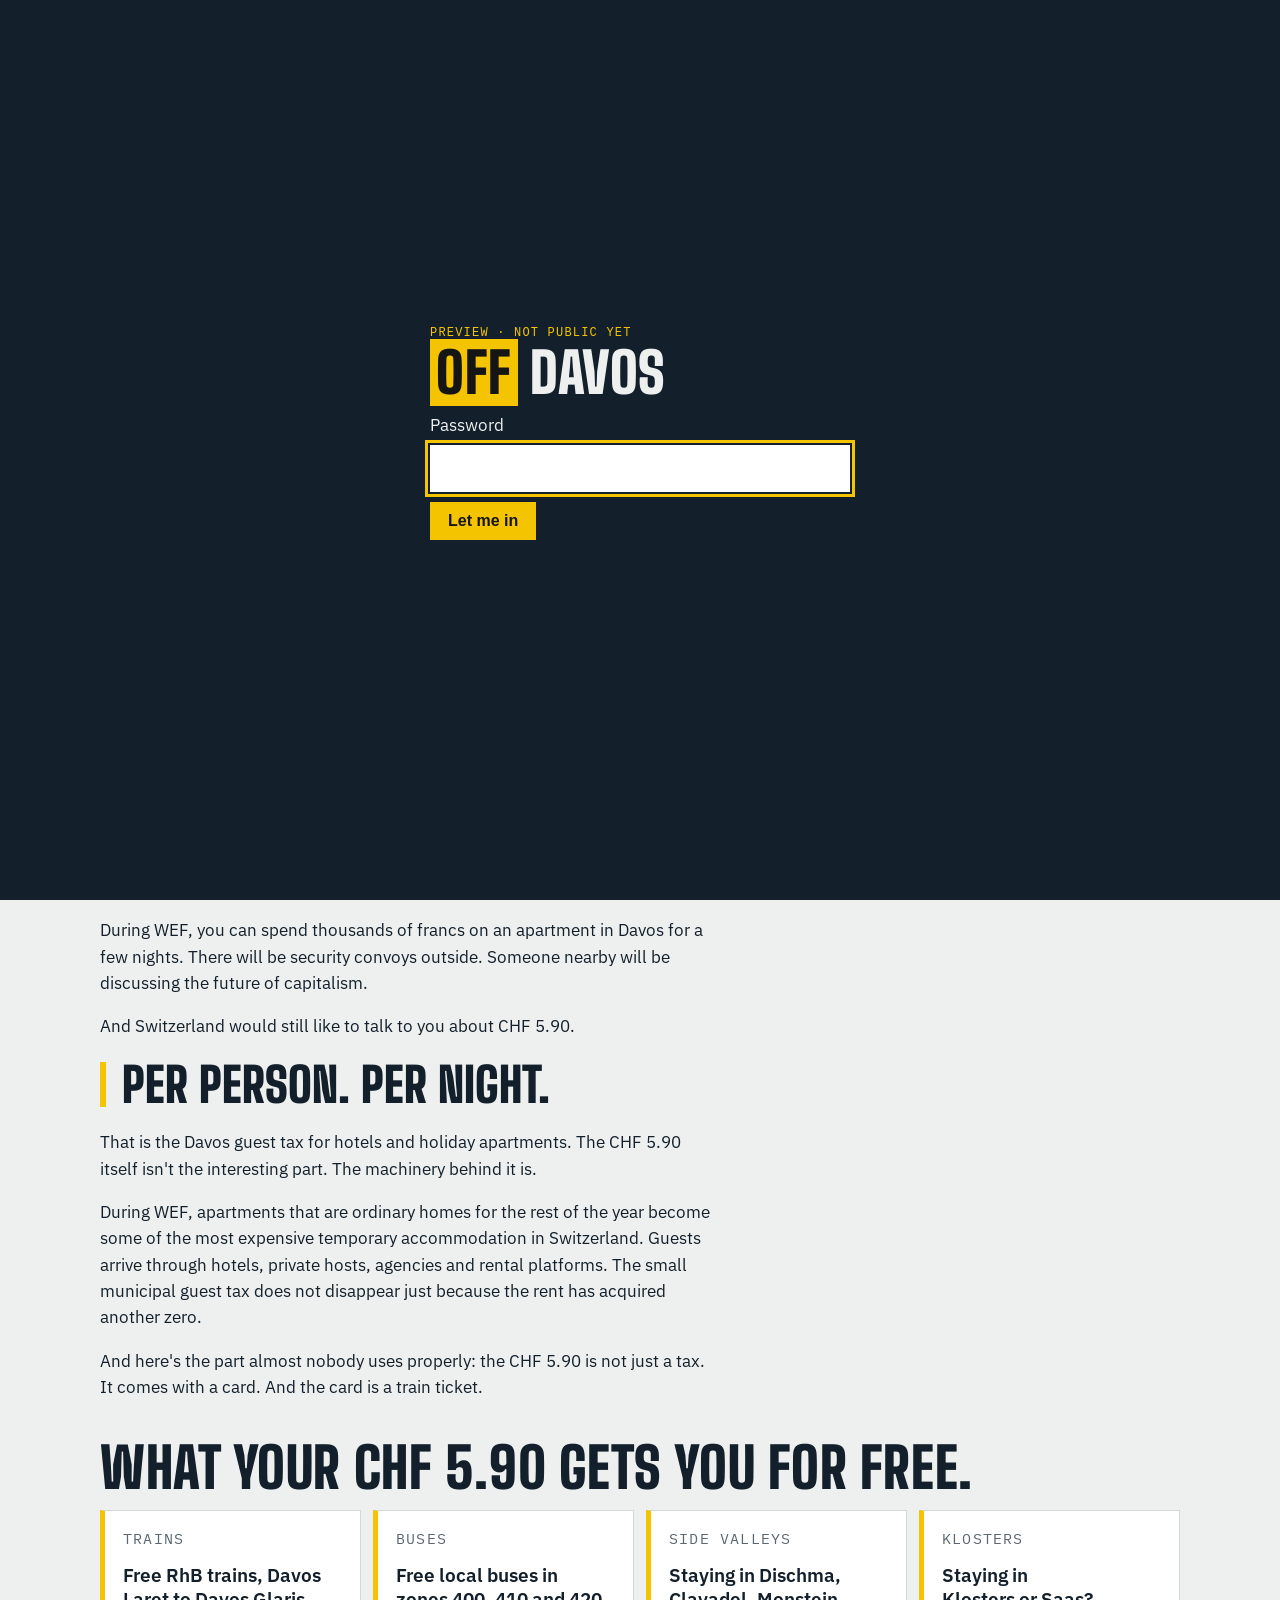
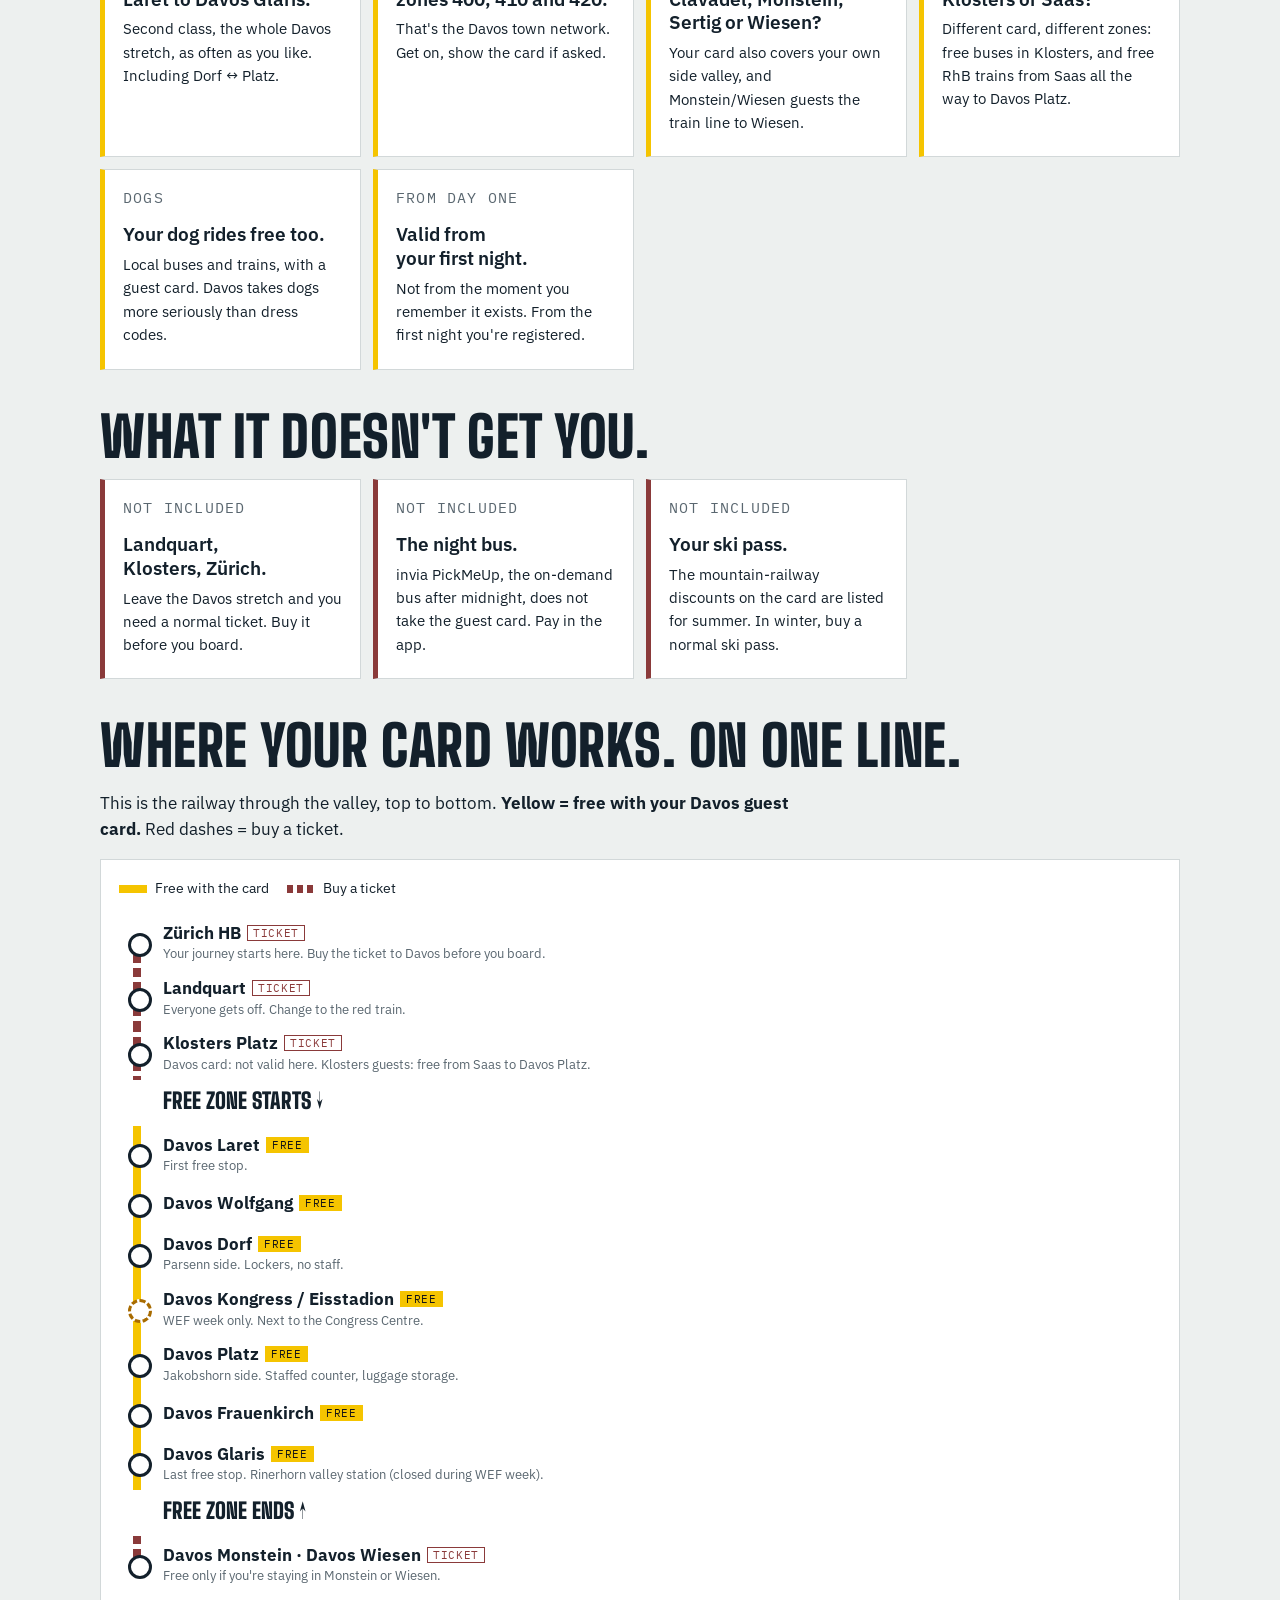
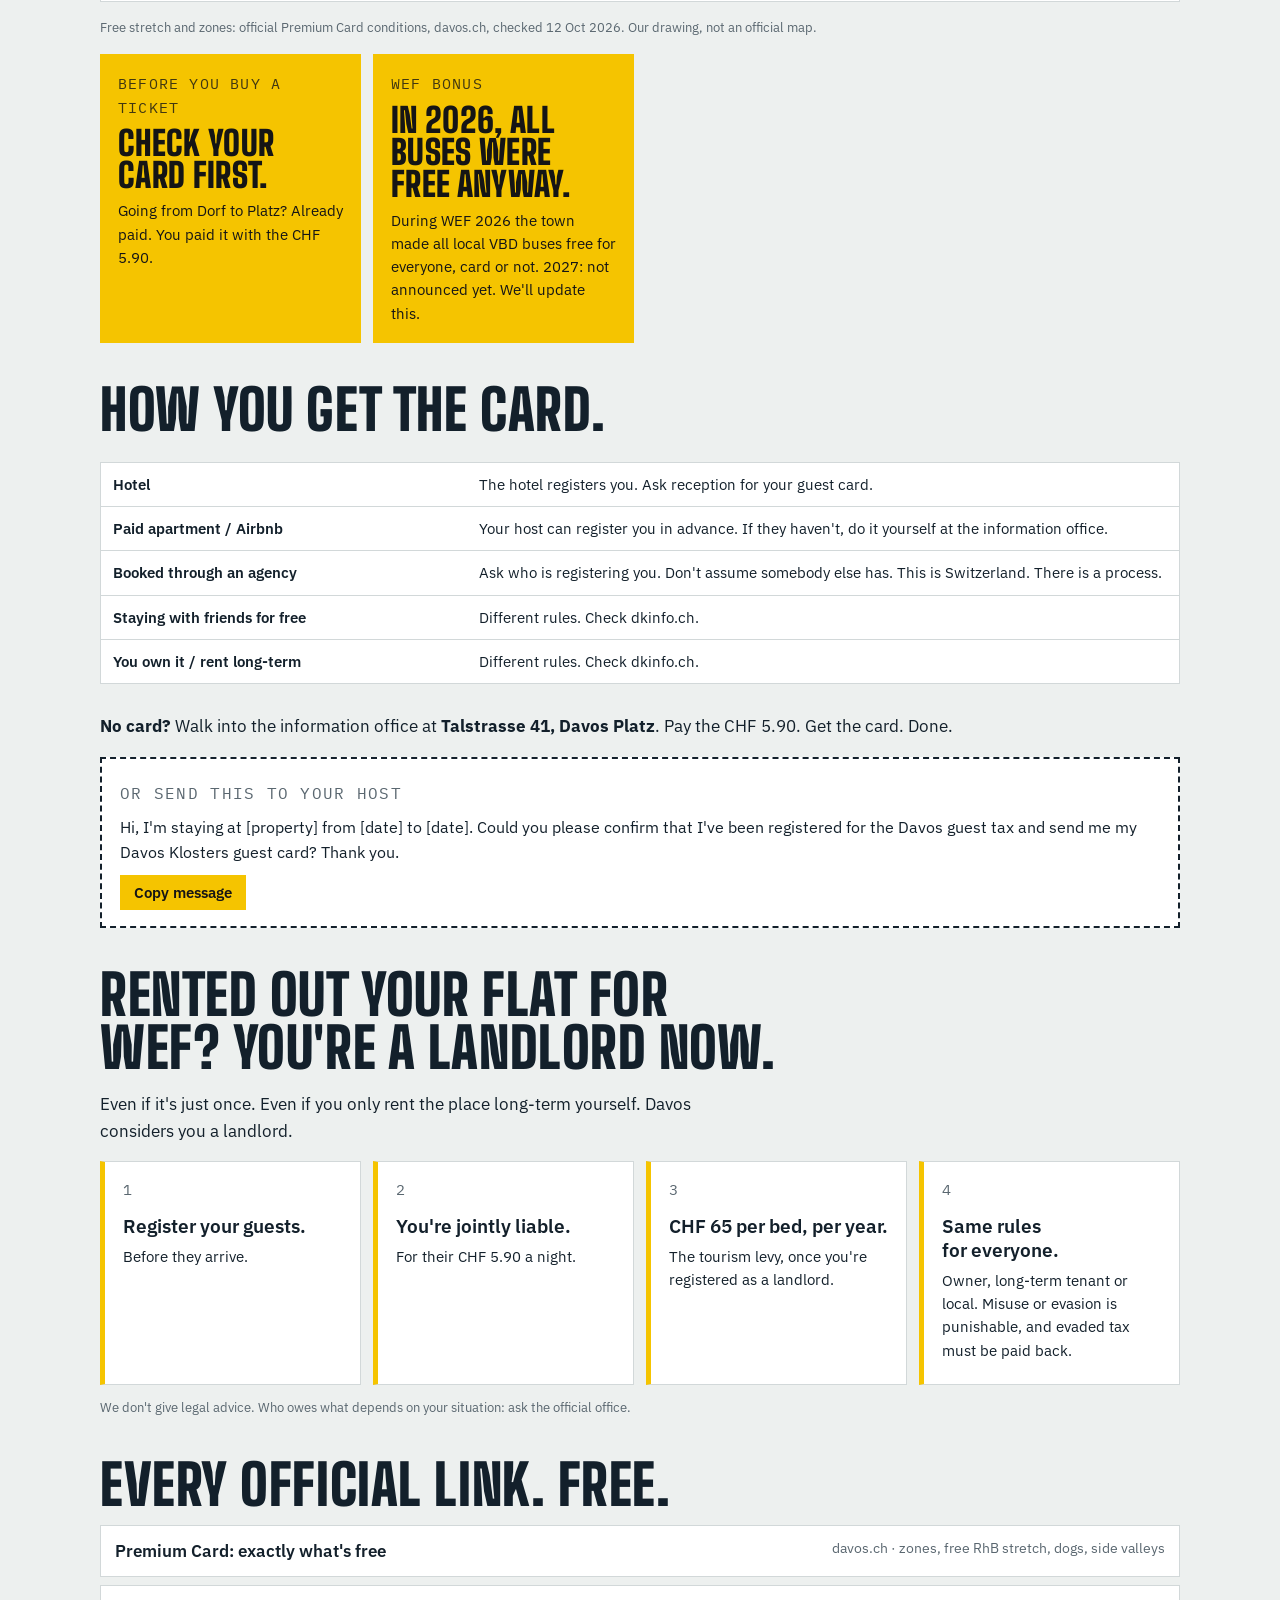
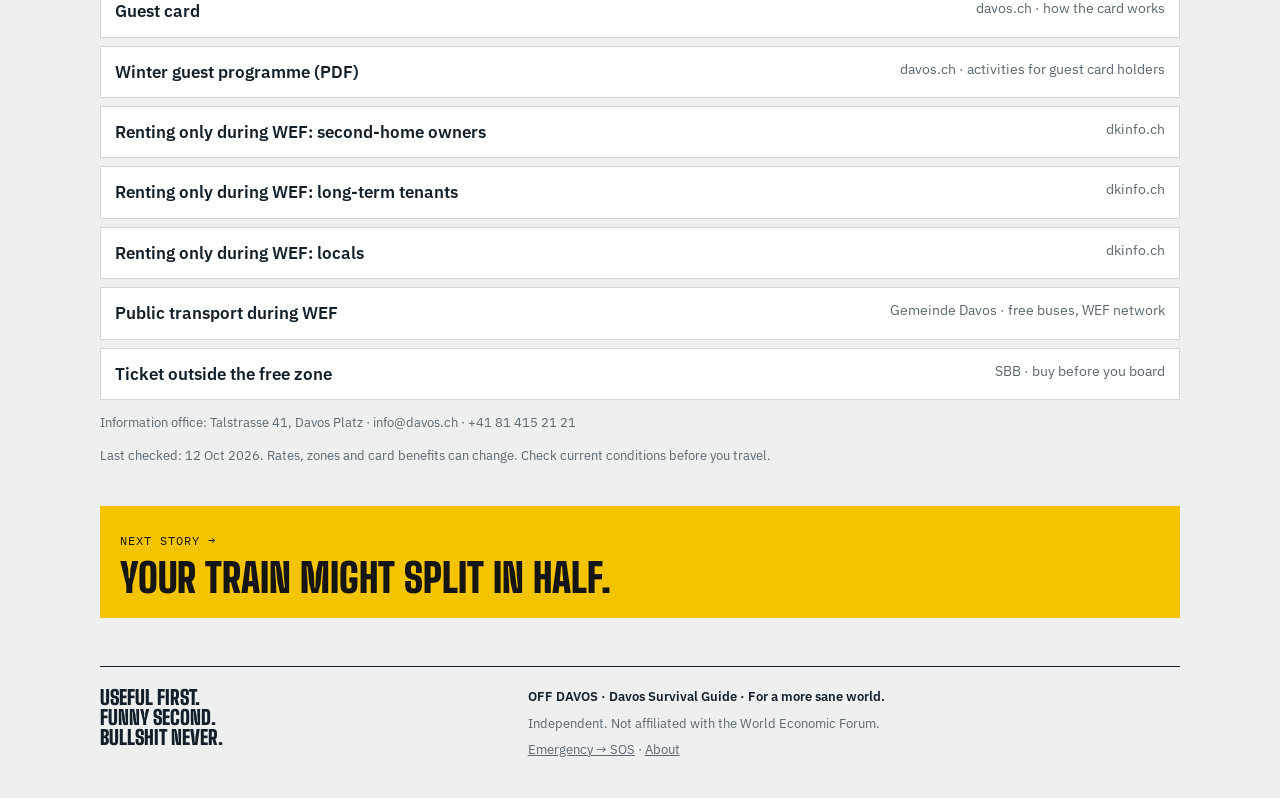
<file: stories/most-expensive-chf-5-90/index.html>
<!doctype html>
<html lang="en">
<head>
<meta charset="utf-8">
<meta name="robots" content="noindex,nofollow">
<script src="/gate.js"></script>

<meta name="viewport" content="width=device-width, initial-scale=1, viewport-fit=cover">
<title>The most expensive CHF 5.90 in Davos · OFF DAVOS</title>
<meta name="description" content="CHF 5.90 per person, per night: the Davos guest tax. What the guest card gets you for free, exactly where the free trains run, who registers you, and why renting out your flat for WEF makes you a landlord.">
<meta name="theme-color" content="#F5C400">
<link rel="canonical" href="https://off-davos.com/stories/most-expensive-chf-5-90/">
<link rel="preconnect" href="https://fonts.googleapis.com">
<link rel="preconnect" href="https://fonts.gstatic.com" crossorigin>
<link rel="stylesheet" href="https://fonts.googleapis.com/css2?family=Big+Shoulders+Display:wght@700;900&family=IBM+Plex+Sans:wght@400;500;600&family=IBM+Plex+Mono:wght@500&display=swap">
<link rel="stylesheet" href="../off-story.css">
</head>
<body>
<header class="bar">
  <div class="wrap">
    <a class="mark" href="../../index.html" aria-label="OFF DAVOS home"><b>OFF</b>DAVOS</a>
    <nav aria-label="Sections">
      <a class="live" href="../../index.html">Live</a>
      <a href="../../index.html#map">Map</a>
      <a href="../../guide/index.html">Guide</a>
      <a href="../../ski/index.html">Ski</a>
      <a class="cur" href="../../stories/index.html" aria-current="page">Stories</a>
      <a href="../../bullshit-never/index.html">Bullshit</a>
      <a href="../../contact/index.html">Intel</a>
    </nav>
  </div>
</header>

<main class="wrap">
  <a class="back" href="../index.html">← Stories</a>

  <header class="hero">
    <p class="label">Money / Local reality</p>
    <h1>The most expensive CHF 5.90 in Davos.</h1>
    <p class="dek">You spent thousands on a flat for WEF week. Switzerland would still like its CHF 5.90.</p>
  </header>

  <section class="save" aria-label="Save it">
    <p class="label">Save it · the 10-second version</p>
    <p class="big">CHF 5.90</p>
    <p><b>Per person. Per night.</b> That's the Davos guest tax. Pay it and you get the guest card: <b>free local trains and buses</b> from your first night, from Davos Laret to Davos Glaris.</p>
    <p>No card yet? Information office, <b>Talstrasse 41, Davos Platz</b>.</p>
    <p><a href="../../guide/guest-card/index.html" style="color:var(--sign);font-weight:600">The short version: Guide → Guest Card</a></p>
  </section>

  <article class="body narrow">
    <p>During WEF, you can spend thousands of francs on an apartment in Davos for a few nights. There will be security convoys outside. Someone nearby will be discussing the future of capitalism.</p>
    <p>And Switzerland would still like to talk to you about CHF 5.90.</p>
    <p class="pull">Per person. Per night.</p>
    <p>That is the Davos guest tax for hotels and holiday apartments. The CHF 5.90 itself isn't the interesting part. The machinery behind it is.</p>
    <p>During WEF, apartments that are ordinary homes for the rest of the year become some of the most expensive temporary accommodation in Switzerland. Guests arrive through hotels, private hosts, agencies and rental platforms. The small municipal guest tax does not disappear just because the rent has acquired another zero.</p>
    <p>And here's the part almost nobody uses properly: the CHF 5.90 is not just a tax. It comes with a card. And the card is a train ticket.</p>
  </article>

  <section class="sec" aria-labelledby="free-h">
    <h2 id="free-h">What your CHF 5.90 gets you for free.</h2>
    <div class="grid">
      <article class="tip"><p class="label">Trains</p><h3>Free RhB trains, Davos Laret to Davos Glaris.</h3><p>Second class, the whole Davos stretch, as often as you like. Including Dorf ↔ Platz.</p></article>
      <article class="tip"><p class="label">Buses</p><h3>Free local buses in zones 400, 410 and 420.</h3><p>That's the Davos town network. Get on, show the card if asked.</p></article>
      <article class="tip"><p class="label">Side valleys</p><h3>Staying in Dischma, Clavadel, Monstein, Sertig or Wiesen?</h3><p>Your card also covers your own side valley, and Monstein/Wiesen guests the train line to Wiesen.</p></article>
      <article class="tip"><p class="label">Klosters</p><h3>Staying in Klosters or Saas?</h3><p>Different card, different zones: free buses in Klosters, and free RhB trains from Saas all the way to Davos Platz.</p></article>
      <article class="tip"><p class="label">Dogs</p><h3>Your dog rides free too.</h3><p>Local buses and trains, with a guest card. Davos takes dogs more seriously than dress codes.</p></article>
      <article class="tip"><p class="label">From day one</p><h3>Valid from your first night.</h3><p>Not from the moment you remember it exists. From the first night you're registered.</p></article>
    </div>

    <h2>What it doesn't get you.</h2>
    <div class="grid">
      <article class="tip no"><p class="label">Not included</p><h3>Landquart, Klosters, Zürich.</h3><p>Leave the Davos stretch and you need a normal ticket. Buy it before you board.</p></article>
      <article class="tip no"><p class="label">Not included</p><h3>The night bus.</h3><p>invia PickMeUp, the on-demand bus after midnight, does not take the guest card. Pay in the app.</p></article>
      <article class="tip no"><p class="label">Not included</p><h3>Your ski pass.</h3><p>The mountain-railway discounts on the card are listed for summer. In winter, buy a normal ski pass.</p></article>
    </div>
  </section>

  <section class="sec" aria-labelledby="map-h">
    <h2 id="map-h">Where your card works. On one line.</h2>
    <p class="narrow">This is the railway through the valley, top to bottom. <b>Yellow = free with your Davos guest card.</b> Red dashes = buy a ticket.</p>
    <div class="linemap" role="img" aria-label="Rail line from Zürich to Filisur. Free with the Davos guest card from Davos Laret to Davos Glaris. Ticket needed to Klosters, Landquart and Zürich.">
      <div class="legend"><span><i class="sw free"></i>Free with the card</span><span><i class="sw pay"></i>Buy a ticket</span></div>
      <div class="st pay first"><div class="rl"></div><div class="nm"><b>Zürich HB</b><span class="tagpay">Ticket</span><small>Your journey starts here. Buy the ticket to Davos before you board.</small></div></div>
      <div class="st pay"><div class="rl"></div><div class="nm"><b>Landquart</b><span class="tagpay">Ticket</span><small>Everyone gets off. Change to the red train.</small></div></div>
      <div class="st pay"><div class="rl"></div><div class="nm"><b>Klosters Platz</b><span class="tagpay">Ticket</span><small>Davos card: not valid here. Klosters guests: free from Saas to Davos Platz.</small></div></div>
      <p class="zone">Free zone starts ↓</p>
      <div class="st free"><div class="rl"></div><div class="nm"><b>Davos Laret</b><span class="tagfree">Free</span><small>First free stop.</small></div></div>
      <div class="st free"><div class="rl"></div><div class="nm"><b>Davos Wolfgang</b><span class="tagfree">Free</span></div></div>
      <div class="st free"><div class="rl"></div><div class="nm"><b>Davos Dorf</b><span class="tagfree">Free</span><small>Parsenn side. Lockers, no staff.</small></div></div>
      <div class="st free temp"><div class="rl"></div><div class="nm"><b>Davos Kongress / Eisstadion</b><span class="tagfree">Free</span><small>WEF week only. Next to the Congress Centre.</small></div></div>
      <div class="st free"><div class="rl"></div><div class="nm"><b>Davos Platz</b><span class="tagfree">Free</span><small>Jakobshorn side. Staffed counter, luggage storage.</small></div></div>
      <div class="st free"><div class="rl"></div><div class="nm"><b>Davos Frauenkirch</b><span class="tagfree">Free</span></div></div>
      <div class="st free"><div class="rl"></div><div class="nm"><b>Davos Glaris</b><span class="tagfree">Free</span><small>Last free stop. Rinerhorn valley station (closed during WEF week).</small></div></div>
      <p class="zone">Free zone ends ↑</p>
      <div class="st pay last"><div class="rl"></div><div class="nm"><b>Davos Monstein · Davos Wiesen</b><span class="tagpay">Ticket</span><small>Free only if you're staying in Monstein or Wiesen.</small></div></div>
    </div>
    <p class="small">Free stretch and zones: official Premium Card conditions, davos.ch, checked 12 Oct 2026. Our drawing, not an official map.</p>

    <div class="grid">
      <article class="rule"><p class="label">Before you buy a ticket</p><h3>Check your card first.</h3><p>Going from Dorf to Platz? Already paid. You paid it with the CHF 5.90.</p></article>
      <article class="rule"><p class="label">WEF bonus</p><h3>In 2026, all buses were free anyway.</h3><p>During WEF 2026 the town made all local VBD buses free for everyone, card or not. 2027: not announced yet. We'll update this.</p></article>
    </div>
  </section>

  <section class="sec" aria-labelledby="how-h">
    <h2 id="how-h">How you get the card.</h2>
    <div class="tw"><table class="facts">
      <tr><th>Hotel</th><td>The hotel registers you. Ask reception for your guest card.</td></tr>
      <tr><th>Paid apartment / Airbnb</th><td>Your host can register you in advance. If they haven't, do it yourself at the information office.</td></tr>
      <tr><th>Booked through an agency</th><td>Ask who is registering you. Don't assume somebody else has. This is Switzerland. There is a process.</td></tr>
      <tr><th>Staying with friends for free</th><td>Different rules. Check dkinfo.ch.</td></tr>
      <tr><th>You own it / rent long-term</th><td>Different rules. Check dkinfo.ch.</td></tr>
    </table></div>
    <p><b>No card?</b> Walk into the information office at <b>Talstrasse 41, Davos Platz</b>. Pay the CHF 5.90. Get the card. Done.</p>
    <div class="copy">
      <p class="label">Or send this to your host</p>
      <p id="host-msg">Hi, I'm staying at [property] from [date] to [date]. Could you please confirm that I've been registered for the Davos guest tax and send me my Davos Klosters guest card? Thank you.</p>
      <button type="button" id="copy-btn">Copy message</button><span class="ok" id="copy-ok" aria-live="polite"></span>
    </div>
  </section>

  <section class="sec" aria-labelledby="host-h">
    <h2 id="host-h">Rented out your flat for WEF? You're a landlord now.</h2>
    <div class="body narrow">
      <p>Even if it's just once. Even if you only rent the place long-term yourself. Davos considers you a landlord.</p>
    </div>
    <div class="grid">
      <article class="tip"><p class="label">1</p><h3>Register your guests.</h3><p>Before they arrive.</p></article>
      <article class="tip"><p class="label">2</p><h3>You're jointly liable.</h3><p>For their CHF 5.90 a night.</p></article>
      <article class="tip"><p class="label">3</p><h3>CHF 65 per bed, per year.</h3><p>The tourism levy, once you're registered as a landlord.</p></article>
      <article class="tip"><p class="label">4</p><h3>Same rules for everyone.</h3><p>Owner, long-term tenant or local. Misuse or evasion is punishable, and evaded tax must be paid back.</p></article>
    </div>
    <p class="small">We don't give legal advice. Who owes what depends on your situation: ask the official office.</p>
  </section>

  <section class="sec" aria-labelledby="links-h">
    <h2 id="links-h">Every official link. Free.</h2>
    <ul class="links">
      <li><a href="https://www.davos.ch/en/information/guest-information/guest-card/premium-card" target="_blank" rel="noopener">Premium Card: exactly what's free <span>davos.ch · zones, free RhB stretch, dogs, side valleys</span></a></li>
      <li><a href="https://www.davos.ch/en/information/guest-information/guest-card" target="_blank" rel="noopener">Guest card <span>davos.ch · how the card works</span></a></li>
      <li><a href="https://api.davos.ch/fileadmin/user_upload/dokumente/informieren/winter-gaesteprogramm/Winter_Gaesteprogramm.pdf" target="_blank" rel="noopener">Winter guest programme (PDF) <span>davos.ch · activities for guest card holders</span></a></li>
      <li><a href="https://www.dkinfo.ch/gaestetaxen-davos/zweitwohnungsbesitzerneuer-zweitwohnungsbesitzer/ich-vermiete-meine-wohnung/ich-vermiete-nur-waehrend-dem-wef/" target="_blank" rel="noopener">Renting only during WEF: second-home owners <span>dkinfo.ch</span></a></li>
      <li><a href="https://www.dkinfo.ch/gaestetaxen-davos/ich-bin-dauermieter-in-einer-ferienwohnung/und-ich-vermiete-meine-wohnung/nur-waehrend-dem-wef/" target="_blank" rel="noopener">Renting only during WEF: long-term tenants <span>dkinfo.ch</span></a></li>
      <li><a href="https://www.dkinfo.ch/gaestetaxen-davos/ich-bin-einheimisch-und-vermiete-meine-wohnung/nur-waehrend-dem-wef/" target="_blank" rel="noopener">Renting only during WEF: locals <span>dkinfo.ch</span></a></li>
      <li><a href="https://www.gemeindedavos.ch/wefdavos/64906" target="_blank" rel="noopener">Public transport during WEF <span>Gemeinde Davos · free buses, WEF network</span></a></li>
      <li><a href="https://www.sbb.ch/en" target="_blank" rel="noopener">Ticket outside the free zone <span>SBB · buy before you board</span></a></li>
    </ul>
    <p class="small">Information office: Talstrasse 41, Davos Platz · info@davos.ch · +41 81 415 21 21</p>
    <p class="small">Last checked: 12 Oct 2026. Rates, zones and card benefits can change. Check current conditions before you travel.</p>
  </section>

  <a class="next" href="../davos-has-two-train-stations/index.html"><span class="label">Next story →</span><b>Your train might split in half.</b></a>

  <footer>
    <div class="r">Useful first.<br>Funny second.<br>Bullshit never.</div>
    <div>
      <p style="color:var(--ink);font-weight:600">OFF DAVOS · Davos Survival Guide · For a more sane world.</p>
      <p>Independent. Not affiliated with the World Economic Forum.</p>
      <p><a href="../../sos/index.html">Emergency → SOS</a> · <a href="../../contact/index.html#about">About</a></p>
    </div>
  </footer>
</main>
<script>
document.getElementById("copy-btn").addEventListener("click",function(){
  var t=document.getElementById("host-msg").textContent, ok=document.getElementById("copy-ok");
  function sel(){var r=document.createRange();r.selectNodeContents(document.getElementById("host-msg"));var s=getSelection();s.removeAllRanges();s.addRange(r);ok.textContent="Selected. Copy it.";}
  try{navigator.clipboard.writeText(t).then(function(){ok.textContent="Copied.";},sel);}catch(e){sel();}
});
</script>
</body>
</html>
</file>
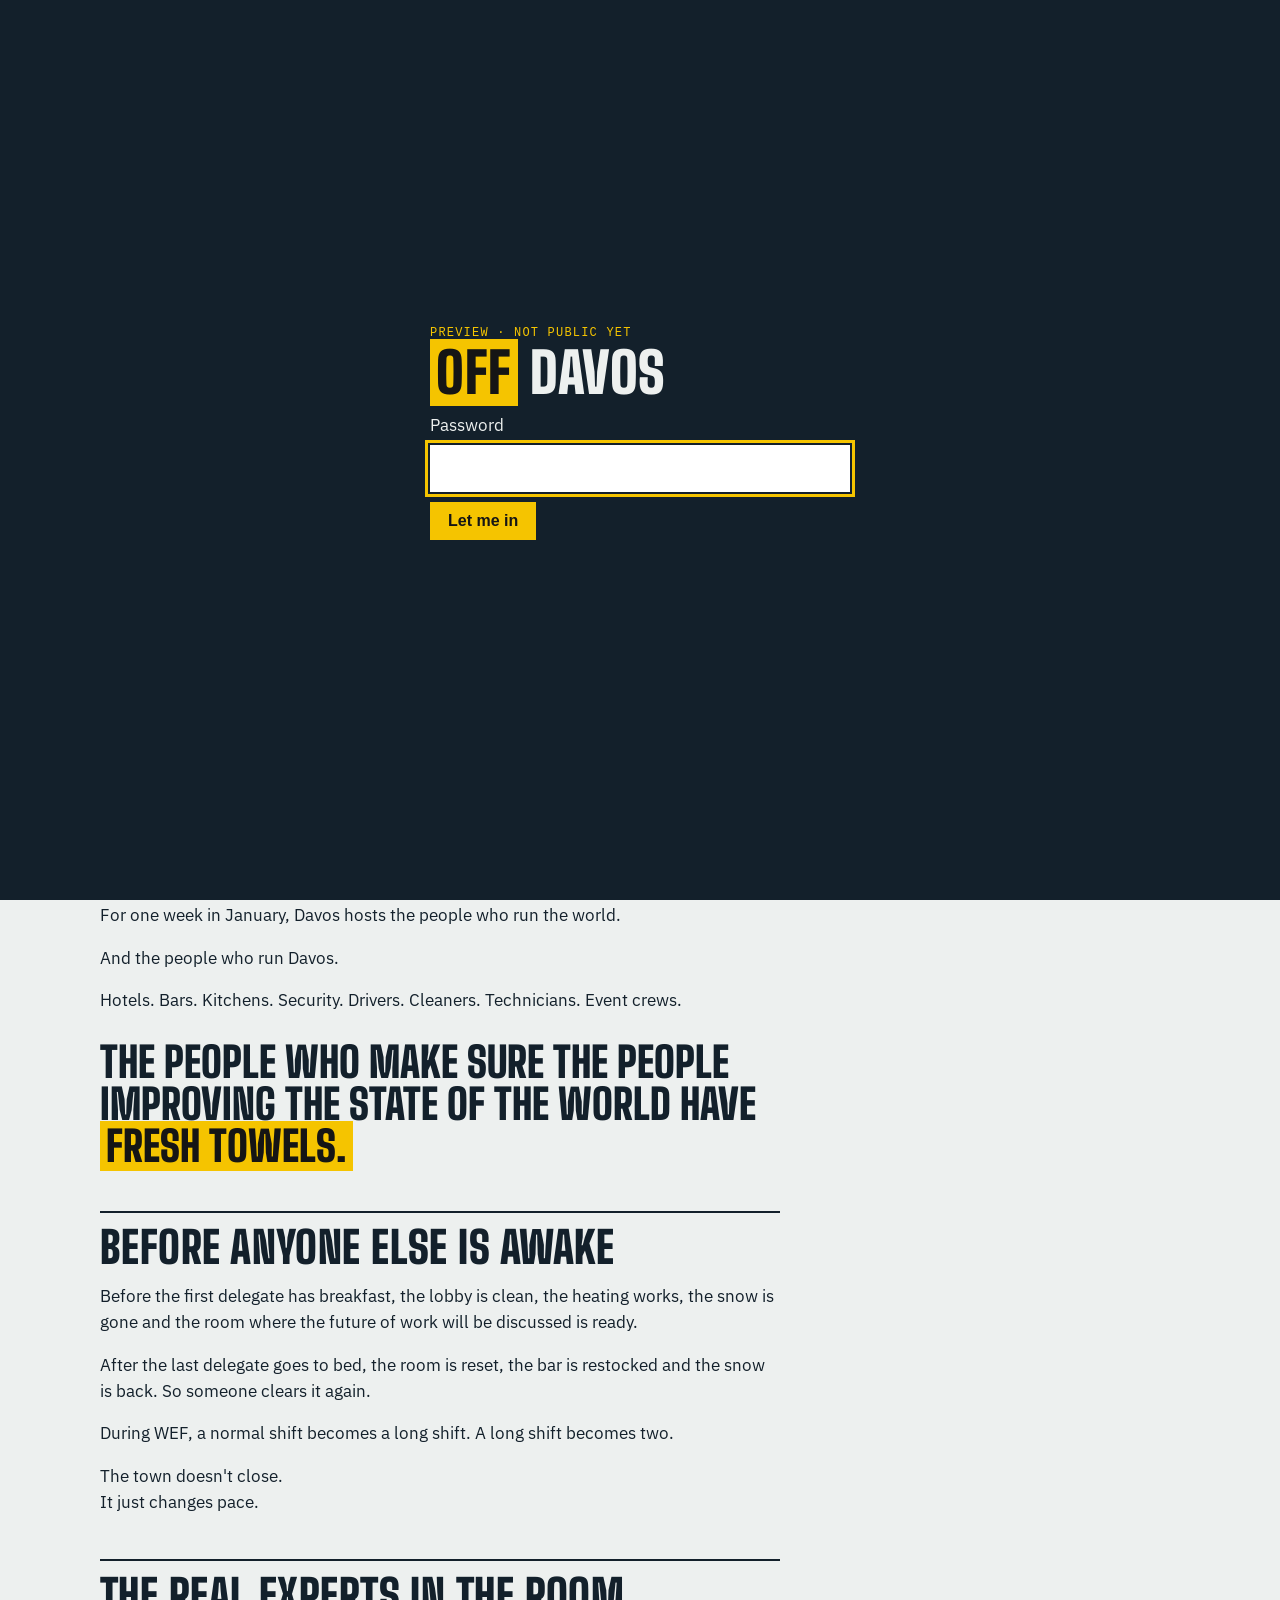
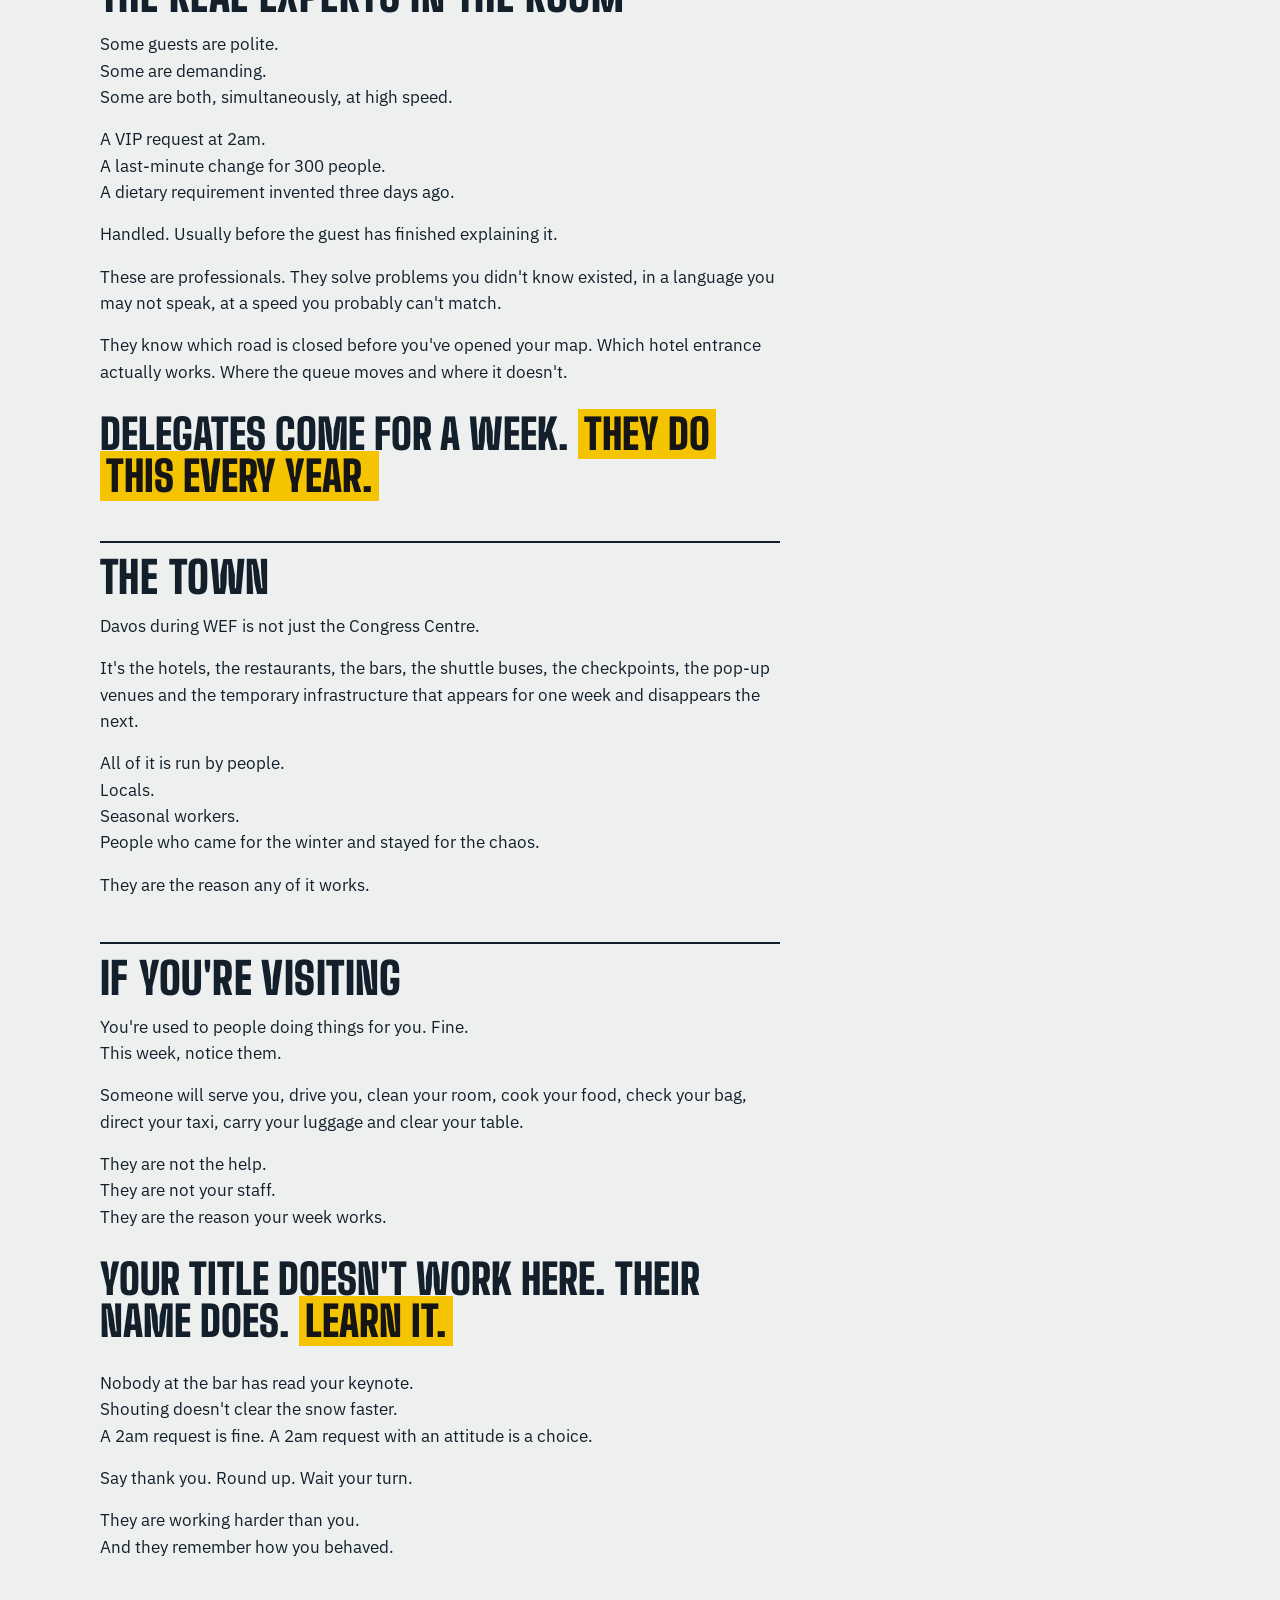
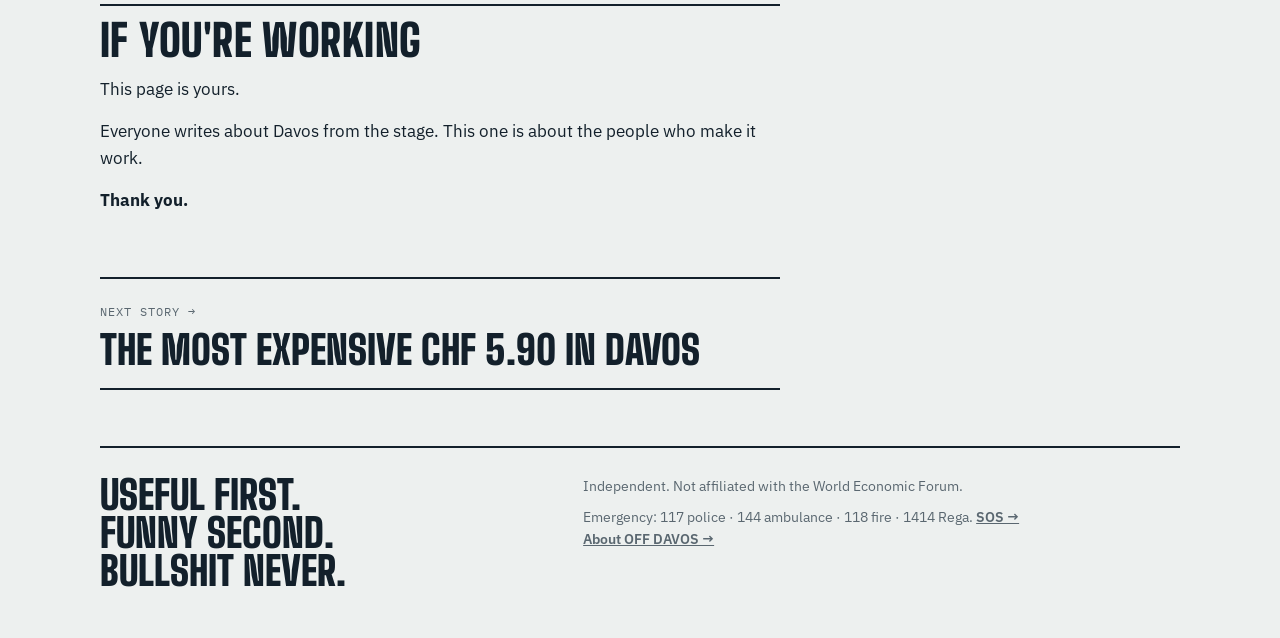
<file: stories/people-who-keep-davos-running/index.html>
<!doctype html>
<html lang="en">
<head>
<meta charset="utf-8">
<meta name="robots" content="noindex,nofollow">
<script src="/gate.js"></script>
<meta name="viewport" content="width=device-width, initial-scale=1, viewport-fit=cover">
<title>Who actually runs Davos during WEF? · OFF DAVOS</title>
<meta name="description" content="No, not the CEOs. The hotels, bars, kitchens, security, drivers, cleaners and crews who make WEF week in Davos work.">
<meta name="theme-color" content="#F5C400">
<link rel="preconnect" href="https://fonts.googleapis.com">
<link rel="preconnect" href="https://fonts.gstatic.com" crossorigin>
<link rel="stylesheet" href="https://fonts.googleapis.com/css2?family=Big+Shoulders+Display:wght@700;900&family=IBM+Plex+Sans:wght@400;500;600&family=IBM+Plex+Mono:wght@500&display=swap">
<link rel="stylesheet" href="../story.css">
</head>
<body>
<header class="bar">
  <div class="wrap">
    <a class="mark" href="../../index.html" aria-label="OFF DAVOS home"><b>OFF</b>DAVOS</a>
    <nav aria-label="Sections">
      <a class="live" href="../../index.html">Live</a>
      <a href="../../index.html#map">Map</a>
      <a href="../../guide/index.html">Guide</a>
      <a href="../../ski/index.html">Ski</a>
      <a class="cur" href="../../stories/index.html" aria-current="page">Stories</a>
      <a href="../../bullshit-never/index.html">Bullshit</a>
      <a href="../../contact/index.html">Intel</a>
    </nav>
  </div>
</header>

<main class="wrap">
  <a class="back label" href="../index.html">← Stories</a>

  <header class="head">
    <p class="label">People / Local reality</p>
    <h1>Who actually runs Davos during WEF?</h1>
    <p class="dek">No, not the CEOs.</p>
  </header>

  <figure class="fig"><img src="../../images/feature-corridor.jpg" alt="Hotel staff corridor in Davos"></figure>

  <article class="body">
    <p>For one week in January, Davos hosts the people who run the world.</p>
    <p>And the people who run Davos.</p>
    <p>Hotels. Bars. Kitchens. Security. Drivers. Cleaners. Technicians. Event crews.</p>
    <p class="pull">The people who make sure the people improving the state of the world have <b>fresh towels.</b></p>

    <h2>Before anyone else is awake</h2>
    <p>Before the first delegate has breakfast, the lobby is clean, the heating works, the snow is gone and the room where the future of work will be discussed is ready.</p>
    <p>After the last delegate goes to bed, the room is reset, the bar is restocked and the snow is back. So someone clears it again.</p>
    <p>During WEF, a normal shift becomes a long shift. A long shift becomes two.</p>
    <p>The town doesn't close.<br>It just changes pace.</p>

    <h2>The real experts in the room</h2>
    <p>Some guests are polite.<br>Some are demanding.<br>Some are both, simultaneously, at high speed.</p>
    <p>A VIP request at 2am.<br>A last-minute change for 300 people.<br>A dietary requirement invented three days ago.</p>
    <p>Handled. Usually before the guest has finished explaining it.</p>
    <p>These are professionals. They solve problems you didn't know existed, in a language you may not speak, at a speed you probably can't match.</p>
    <p>They know which road is closed before you've opened your map. Which hotel entrance actually works. Where the queue moves and where it doesn't.</p>
    <p class="pull">Delegates come for a week. <b>They do this every year.</b></p>

    <h2>The town</h2>
    <p>Davos during WEF is not just the Congress Centre.</p>
    <p>It's the hotels, the restaurants, the bars, the shuttle buses, the checkpoints, the pop-up venues and the temporary infrastructure that appears for one week and disappears the next.</p>
    <p>All of it is run by people.<br>Locals.<br>Seasonal workers.<br>People who came for the winter and stayed for the chaos.</p>
    <p>They are the reason any of it works.</p>

    <h2>If you're visiting</h2>
    <p>You're used to people doing things for you. Fine.<br>This week, notice them.</p>
    <p>Someone will serve you, drive you, clean your room, cook your food, check your bag, direct your taxi, carry your luggage and clear your table.</p>
    <p>They are not the help.<br>They are not your staff.<br>They are the reason your week works.</p>
    <p class="pull">Your title doesn't work here. Their name does. <b>Learn it.</b></p>
    <p>Nobody at the bar has read your keynote.<br>Shouting doesn't clear the snow faster.<br>A 2am request is fine. A 2am request with an attitude is a choice.</p>
    <p>Say thank you. Round up. Wait your turn.</p>
    <p>They are working harder than you.<br>And they remember how you behaved.</p>

    <h2>If you're working</h2>
    <p>This page is yours.</p>
    <p>Everyone writes about Davos from the stage. This one is about the people who make it work.</p>
    <p><strong>Thank you.</strong></p>
  </article>

  <a class="next" href="../most-expensive-chf-5-90/index.html"><span class="label">Next story →</span><span class="t">The most expensive CHF 5.90 in Davos</span></a>

  <footer>
    <div class="rule">Useful first.<br>Funny second.<br>Bullshit never.</div>
    <div>
      <p>Independent. Not affiliated with the World Economic Forum.</p>
      <p class="sos-line">Emergency: 117 police · 144 ambulance · 118 fire · 1414 Rega. <a href="../../sos/index.html">SOS →</a></p>
      <p class="sos-line"><a href="../../contact/index.html#about">About OFF DAVOS →</a></p>
    </div>
  </footer>
</main>
</body>
</html>
</file>
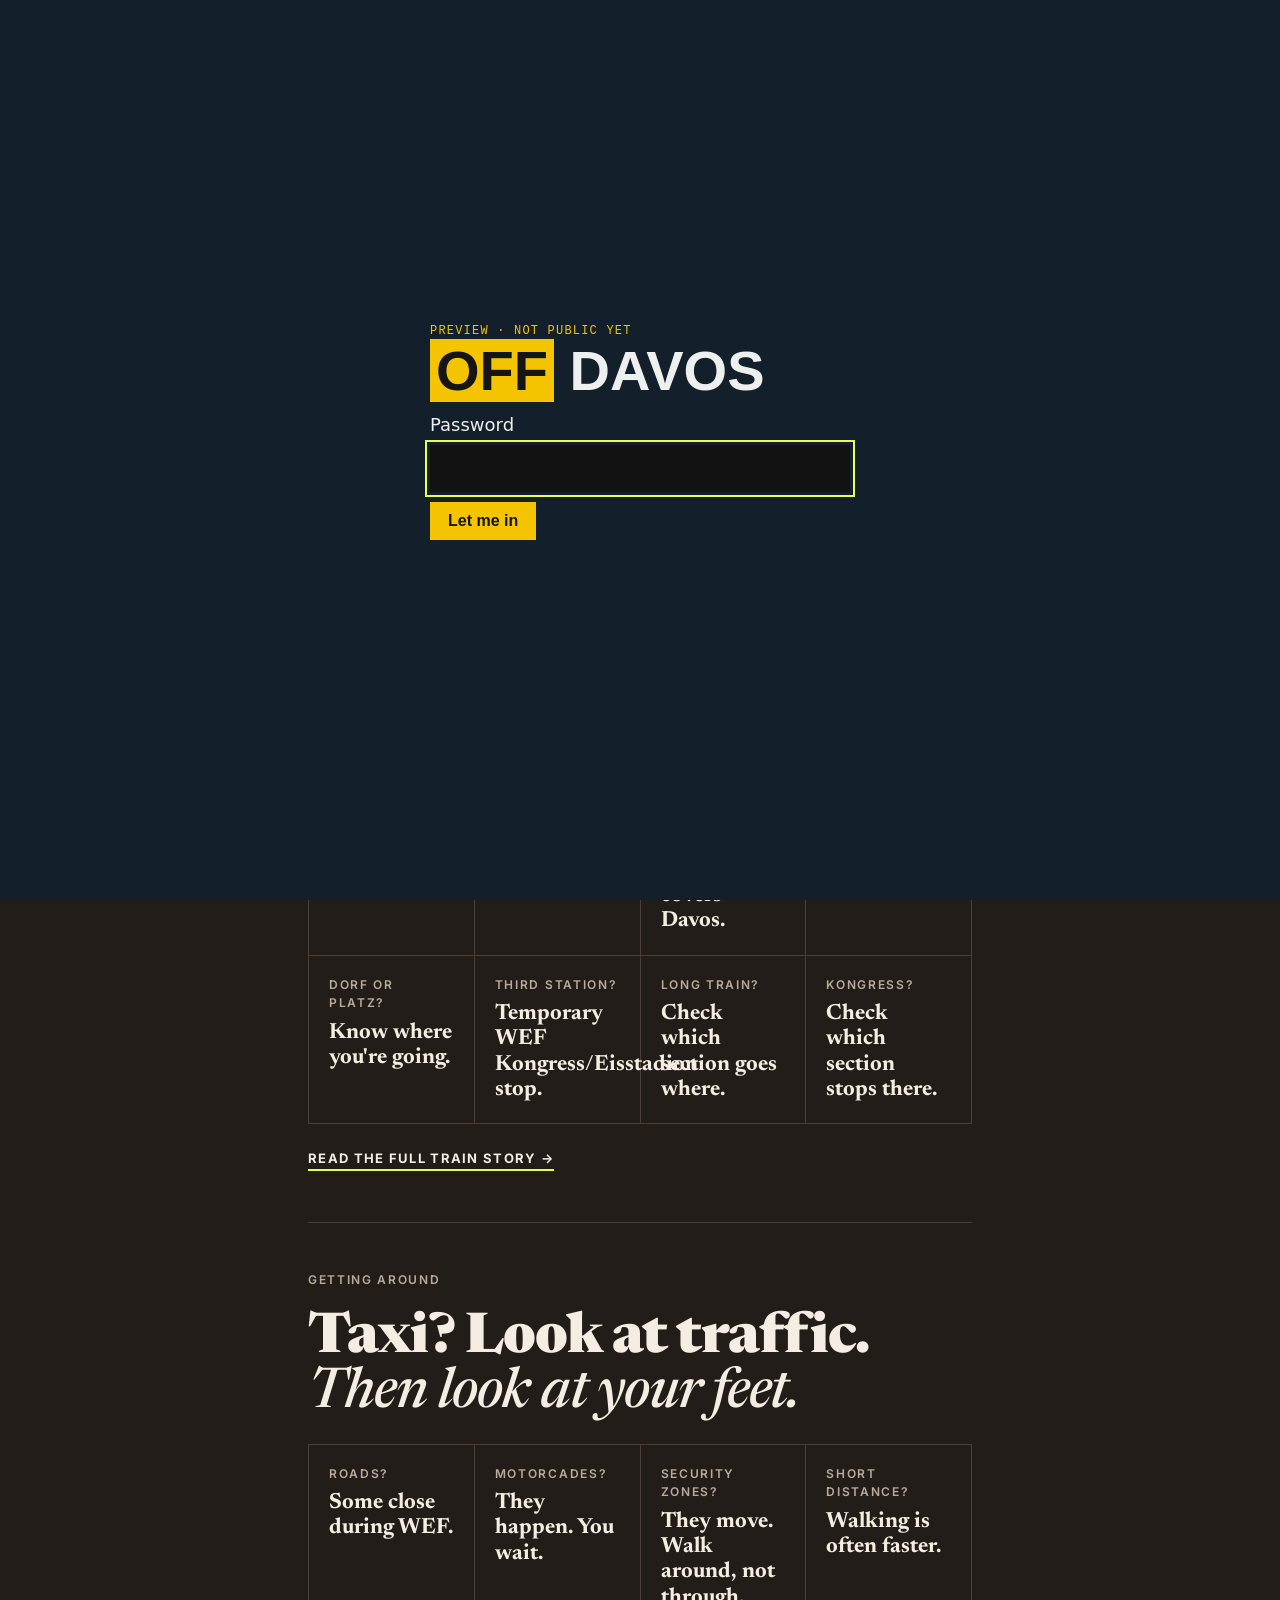
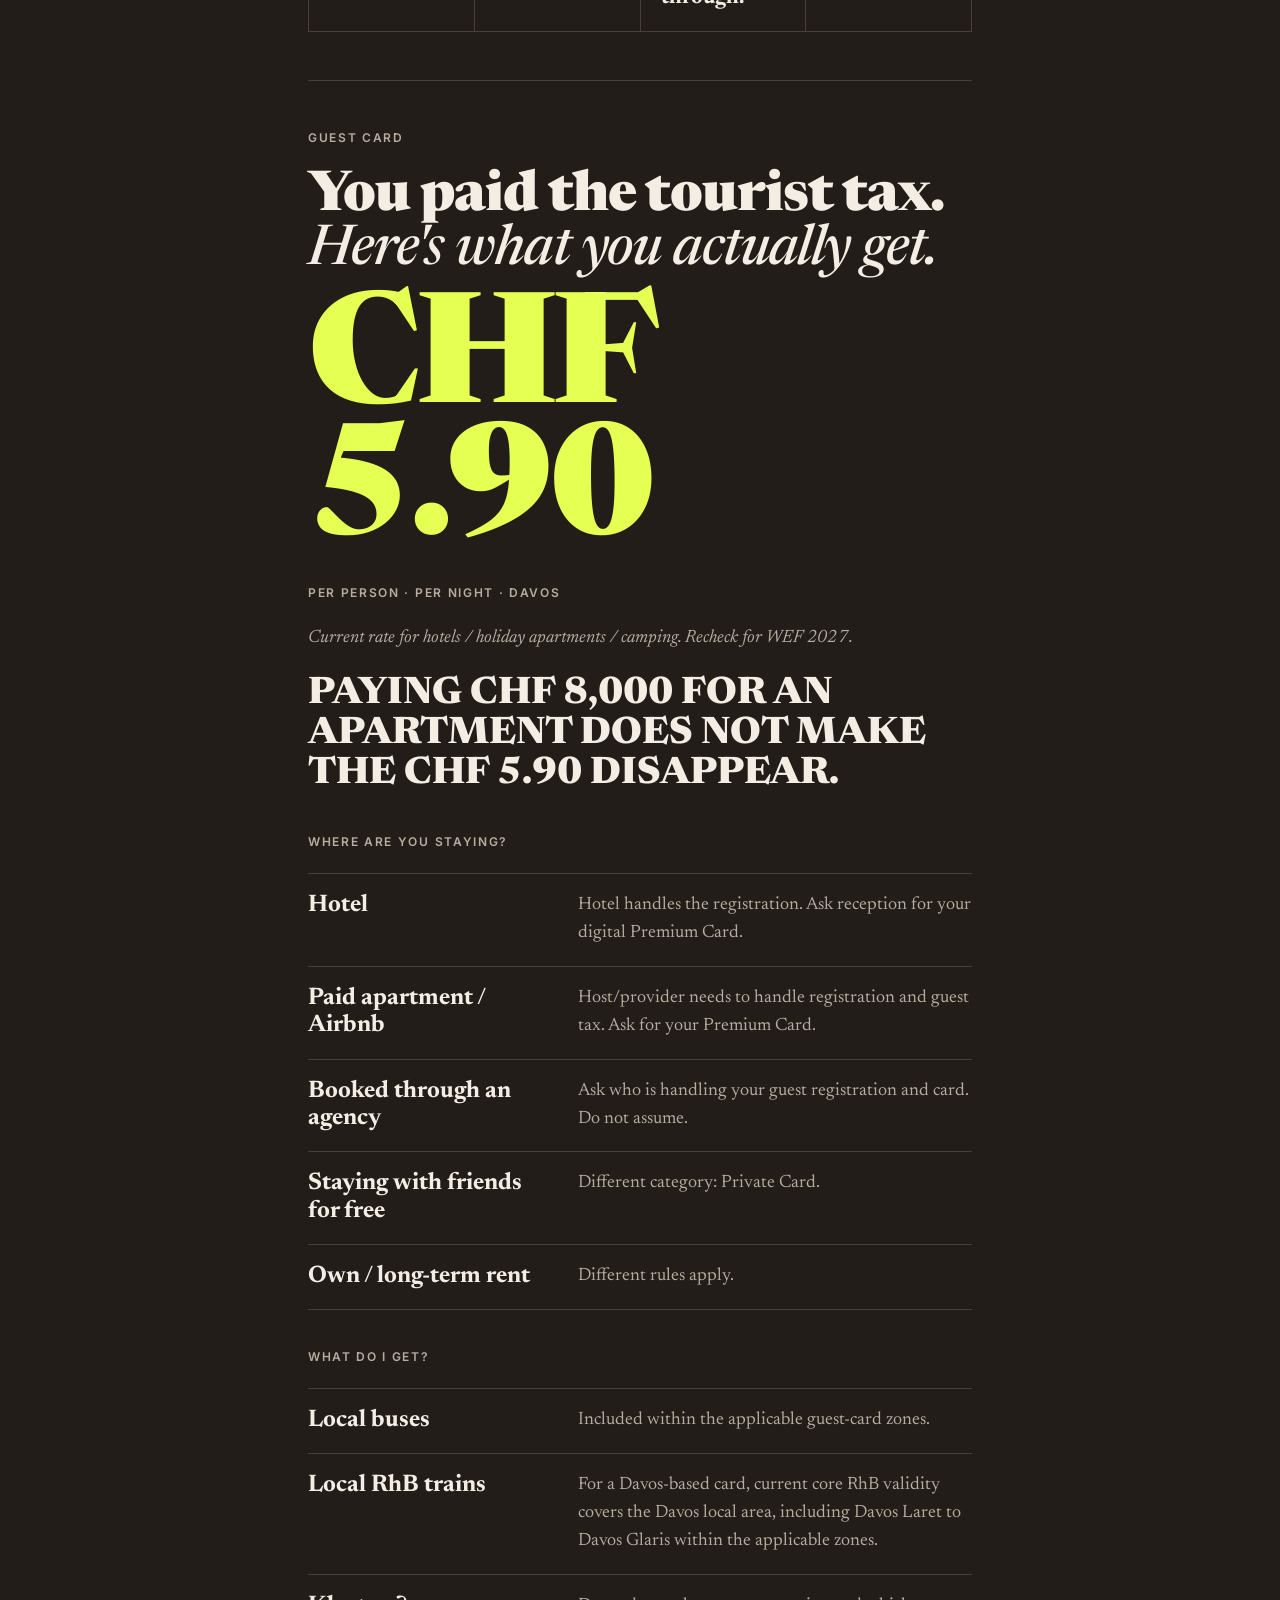
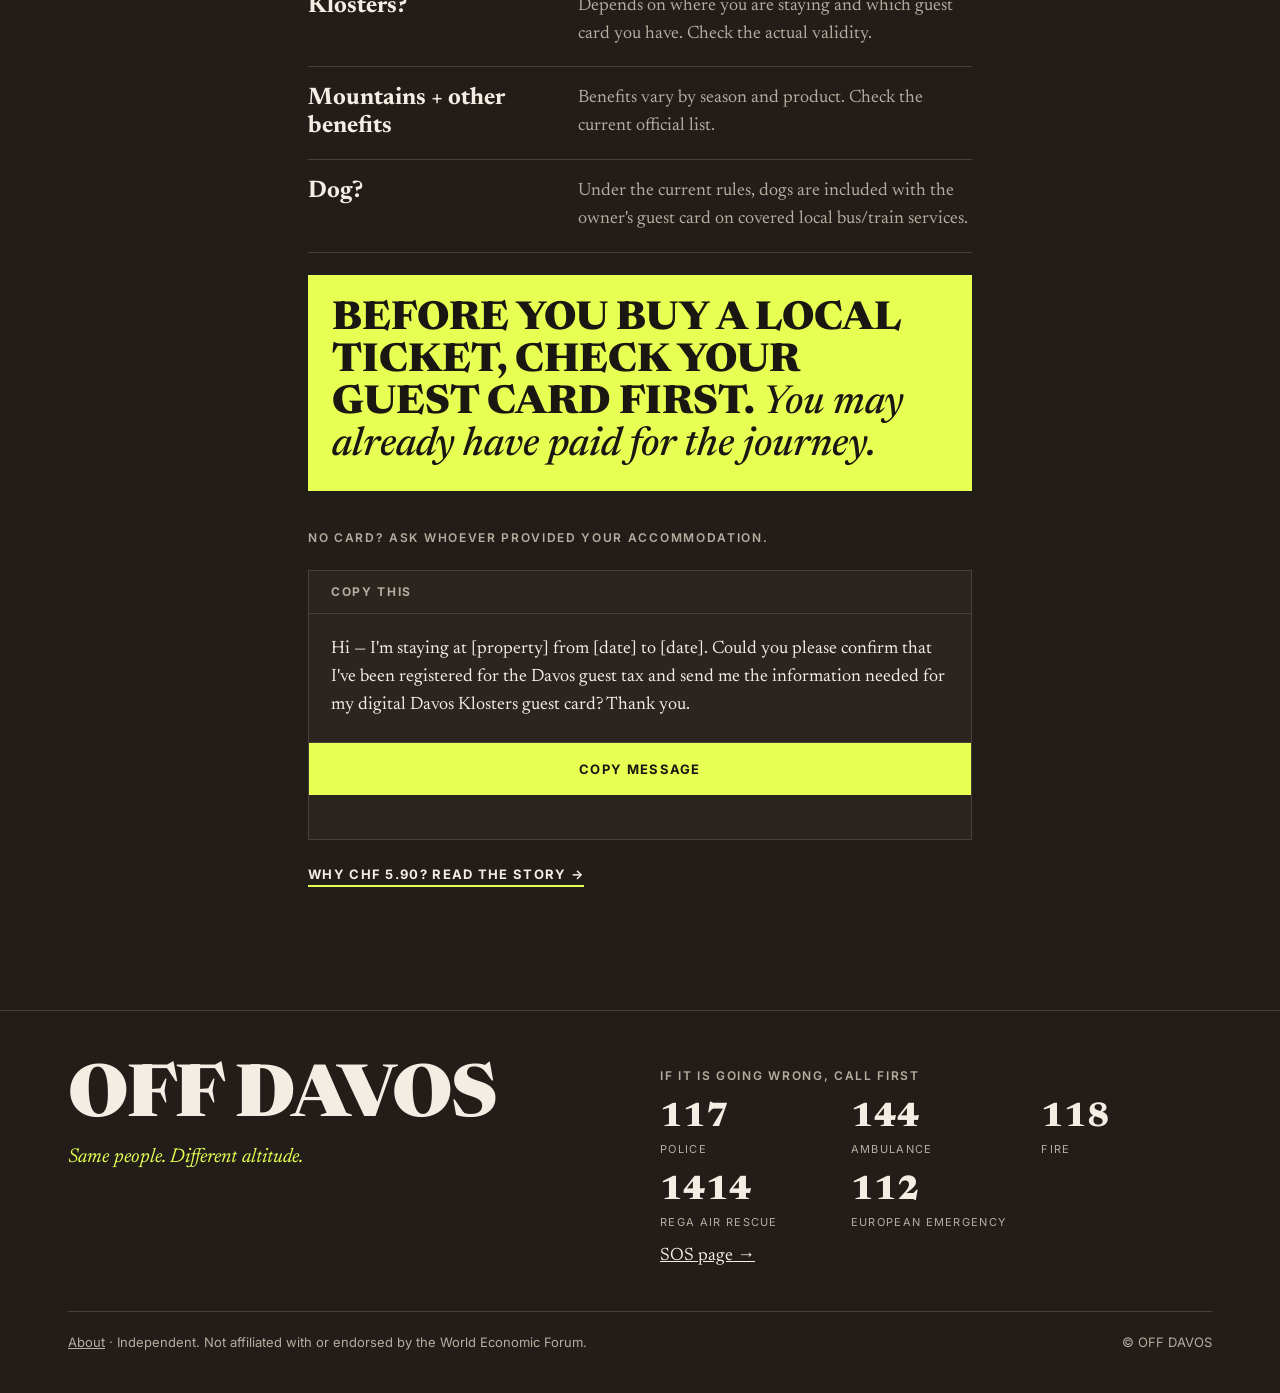
<file: davos-explained.html>
<!doctype html>
<html lang="en" style="background:#221D19;">
<head>
<meta charset="utf-8">
<meta name="viewport" content="width=device-width, initial-scale=1, viewport-fit=cover">
<title>Davos, Explained · OFF DAVOS</title>
<link rel="preconnect" href="https://fonts.googleapis.com">
<link rel="preconnect" href="https://fonts.gstatic.com" crossorigin>
<link href="https://fonts.googleapis.com/css2?family=Newsreader:ital,opsz,wght@0,6..72,500;0,6..72,600;0,6..72,700;0,6..72,800;1,6..72,400;1,6..72,500;1,6..72,600&family=Inter:wght@500;600;700&display=swap" rel="stylesheet">
<link rel="stylesheet" href="../styles.css">
</head>
<body>
<div id="site-header"></div>
<main>

<div class="narrow">
  <a class="back" href="index.html">← The Guide</a>
  <header class="page-head">
    <p class="feature-tag">The Guide · 01</p>
    <h1 class="story-title">DAVOS,<br>EXPLAINED.</h1>
    <p class="story-dek">The mountain village nobody had time to understand before arriving.</p>
  </header>

  <section class="block">
    <p class="label-dim">Trains · the 10-second version</p>
    <h2>Getting here.</h2>
    <div class="qa-grid">
      <div><p class="label-dim">From Zürich?</p><b>Change at Landquart.</b></div>
      <div><p class="label-dim">Red train?</p><b>Correct.</b></div>
      <div><p class="label-dim">Another ticket?</p><b>Not if your valid through-ticket already covers Davos.</b></div>
      <div><p class="label-dim">Local journey?</p><b>Check your Davos guest card first.</b></div>
      <div><p class="label-dim">Dorf or Platz?</p><b>Know where you're going.</b></div>
      <div><p class="label-dim">Third station?</p><b>Temporary WEF Kongress/Eisstadion stop.</b></div>
      <div><p class="label-dim">Long train?</p><b>Check which section goes where.</b></div>
      <div><p class="label-dim">Kongress?</p><b>Check which section stops there.</b></div>
    </div>
    <p><a class="cta" href="../stories/davos-has-two-train-stations/index.html">Read the full train story →</a></p>
  </section>

  <section class="block" id="getting-around">
    <p class="label-dim" id="getting-around">Getting around</p>
    <h2>Taxi? Look at traffic. <em style="font-weight:500;">Then look at your feet.</em></h2>
    <div class="qa-grid">
      <div><p class="label-dim">Roads?</p><b>Some close during WEF.</b></div>
      <div><p class="label-dim">Motorcades?</p><b>They happen. You wait.</b></div>
      <div><p class="label-dim">Security zones?</p><b>They move. Walk around, not through.</b></div>
      <div><p class="label-dim">Short distance?</p><b>Walking is often faster.</b></div>
    </div>
  </section>

  <section class="block" id="guest-card">
    <p class="label-dim" id="guest-card">Guest card</p>
    <h2>You paid the tourist tax. <em style="font-weight:500;">Here's what you actually get.</em></h2>
    <p class="big-number">CHF 5.90</p>
    <p class="label-dim">Per person · per night · Davos</p>
    <p class="placeholder">Current rate for hotels / holiday apartments / camping. Recheck for WEF 2027.</p>
    <p class="pull" style="font-weight:800; font-size: clamp(26px,3.2vw,38px); line-height:1.05;">PAYING CHF 8,000 FOR AN APARTMENT DOES NOT MAKE THE CHF 5.90 DISAPPEAR.</p>

    <p class="label-dim" style="margin-top: 16px;">Where are you staying?</p>
    <div class="info-rows">
      <div><b>Hotel</b><p>Hotel handles the registration. Ask reception for your digital Premium Card.</p></div>
      <div><b>Paid apartment / Airbnb</b><p>Host/provider needs to handle registration and guest tax. Ask for your Premium Card.</p></div>
      <div><b>Booked through an agency</b><p>Ask who is handling your guest registration and card. Do not assume.</p></div>
      <div><b>Staying with friends for free</b><p>Different category: Private Card.</p></div>
      <div><b>Own / long-term rent</b><p>Different rules apply.</p></div>
    </div>

    <p class="label-dim" style="margin-top: 16px;">What do I get?</p>
    <div class="info-rows">
      <div><b>Local buses</b><p>Included within the applicable guest-card zones.</p></div>
      <div><b>Local RhB trains</b><p>For a Davos-based card, current core RhB validity covers the Davos local area, including Davos Laret to Davos Glaris within the applicable zones.</p></div>
      <div><b>Klosters?</b><p>Depends on where you are staying and which guest card you have. Check the actual validity.</p></div>
      <div><b>Mountains + other benefits</b><p>Benefits vary by season and product. Check the current official list.</p></div>
      <div><b>Dog?</b><p>Under the current rules, dogs are included with the owner's guest card on covered local bus/train services.</p></div>
    </div>

    <p class="flag" style="background: var(--yellow); color: var(--on-yellow); padding: 24px; font-weight: 800; font-size: clamp(26px,3.4vw,40px); line-height:1.05;">BEFORE YOU BUY A LOCAL TICKET, CHECK YOUR GUEST CARD FIRST. <em style="font-weight:500;">You may already have paid for the journey.</em></p>

    <p class="label-dim" style="margin-top: 16px;">No card? Ask whoever provided your accommodation.</p>
    <div class="copy-box">
      <div class="copy-box-head">Copy this</div>
      <p id="card-msg">Hi — I'm staying at [property] from [date] to [date]. Could you please confirm that I've been registered for the Davos guest tax and send me the information needed for my digital Davos Klosters guest card? Thank you.</p>
      <div class="copy-box-actions"><button type="button" data-copy="card-msg" data-status="card-status">Copy message</button></div>
      <p class="copy-status" id="card-status" role="status"></p>
    </div>
    <p><a class="cta" href="../stories/most-expensive-chf-5-90/index.html">Why CHF 5.90? Read the story →</a></p>
  </section>
</div>
<div style="height: 72px;"></div>
</main>
<div id="site-footer"></div>
<div id="site-tabbar"></div>
<script src="../components.js"></script>
<script>OffDavos.renderChrome({ basePath: "../", activePath: "guide", variant: "dark" });</script>
</body>
</html>
</file>
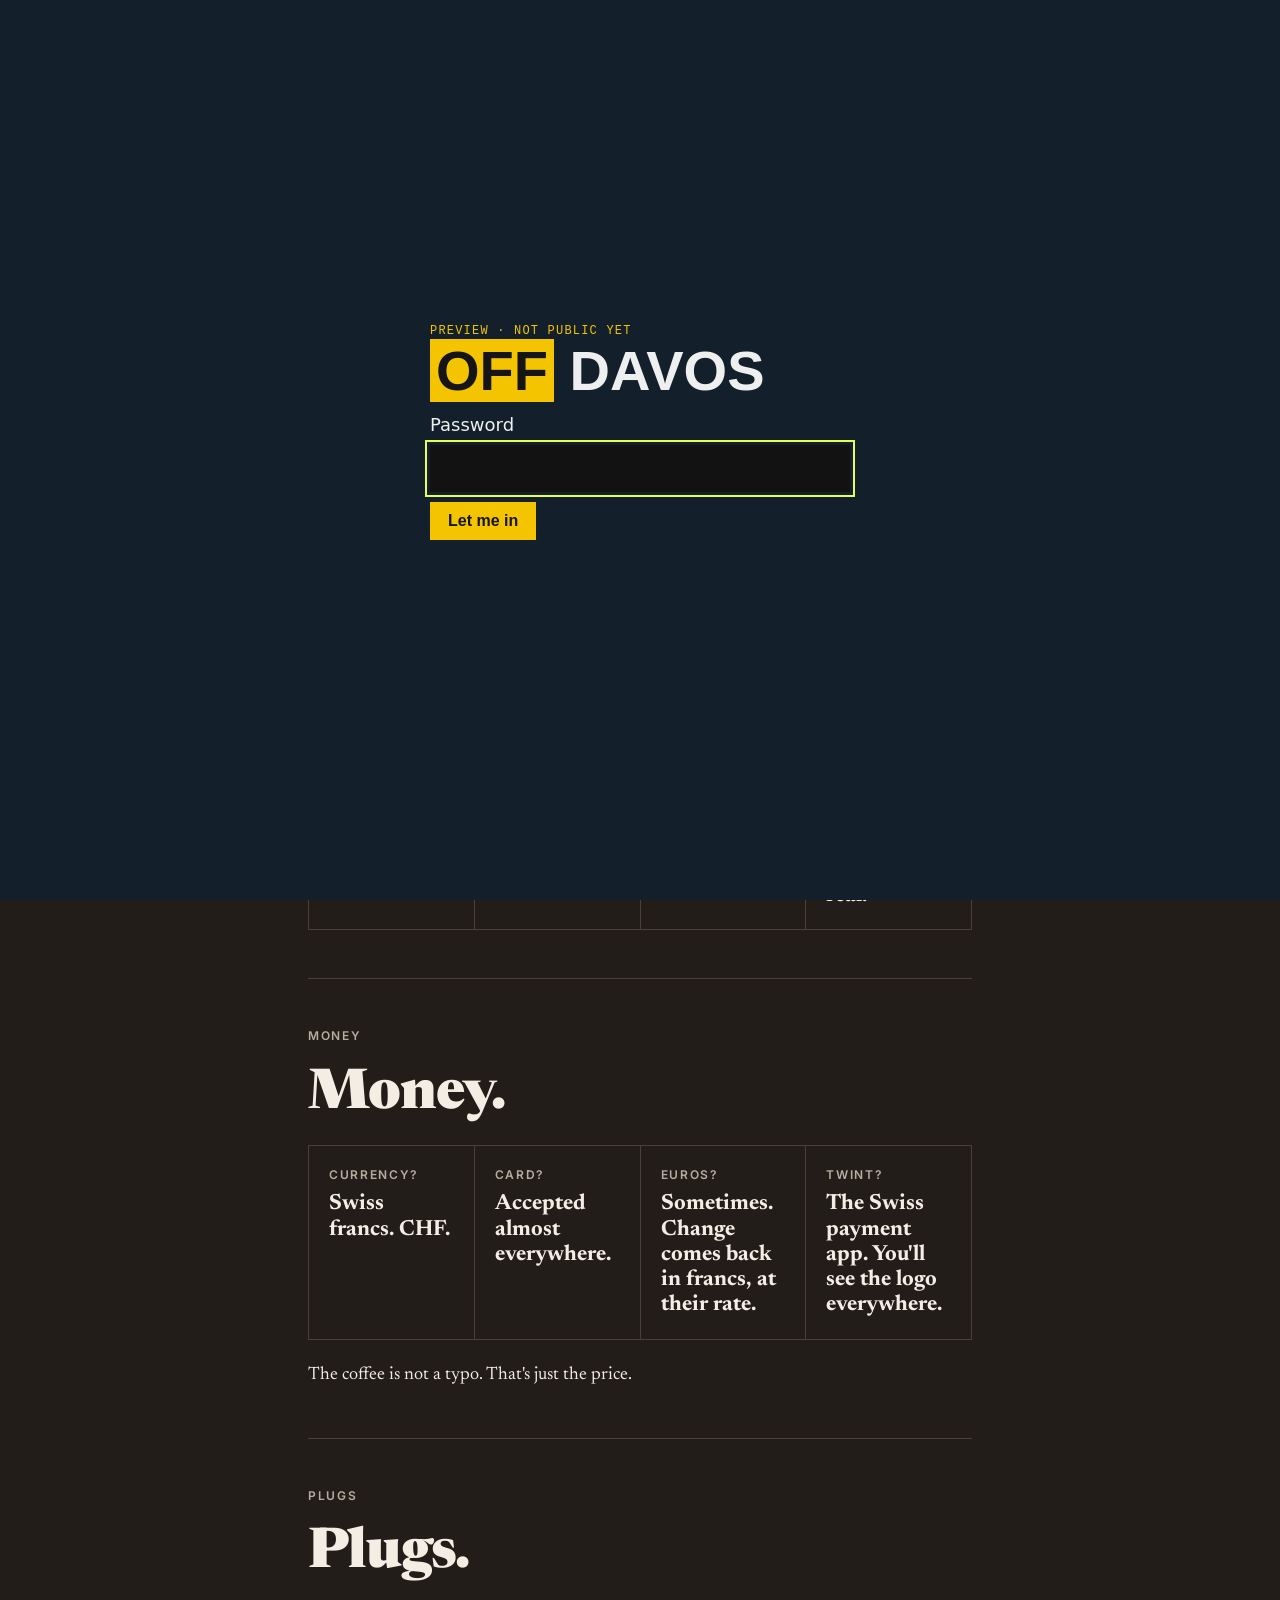
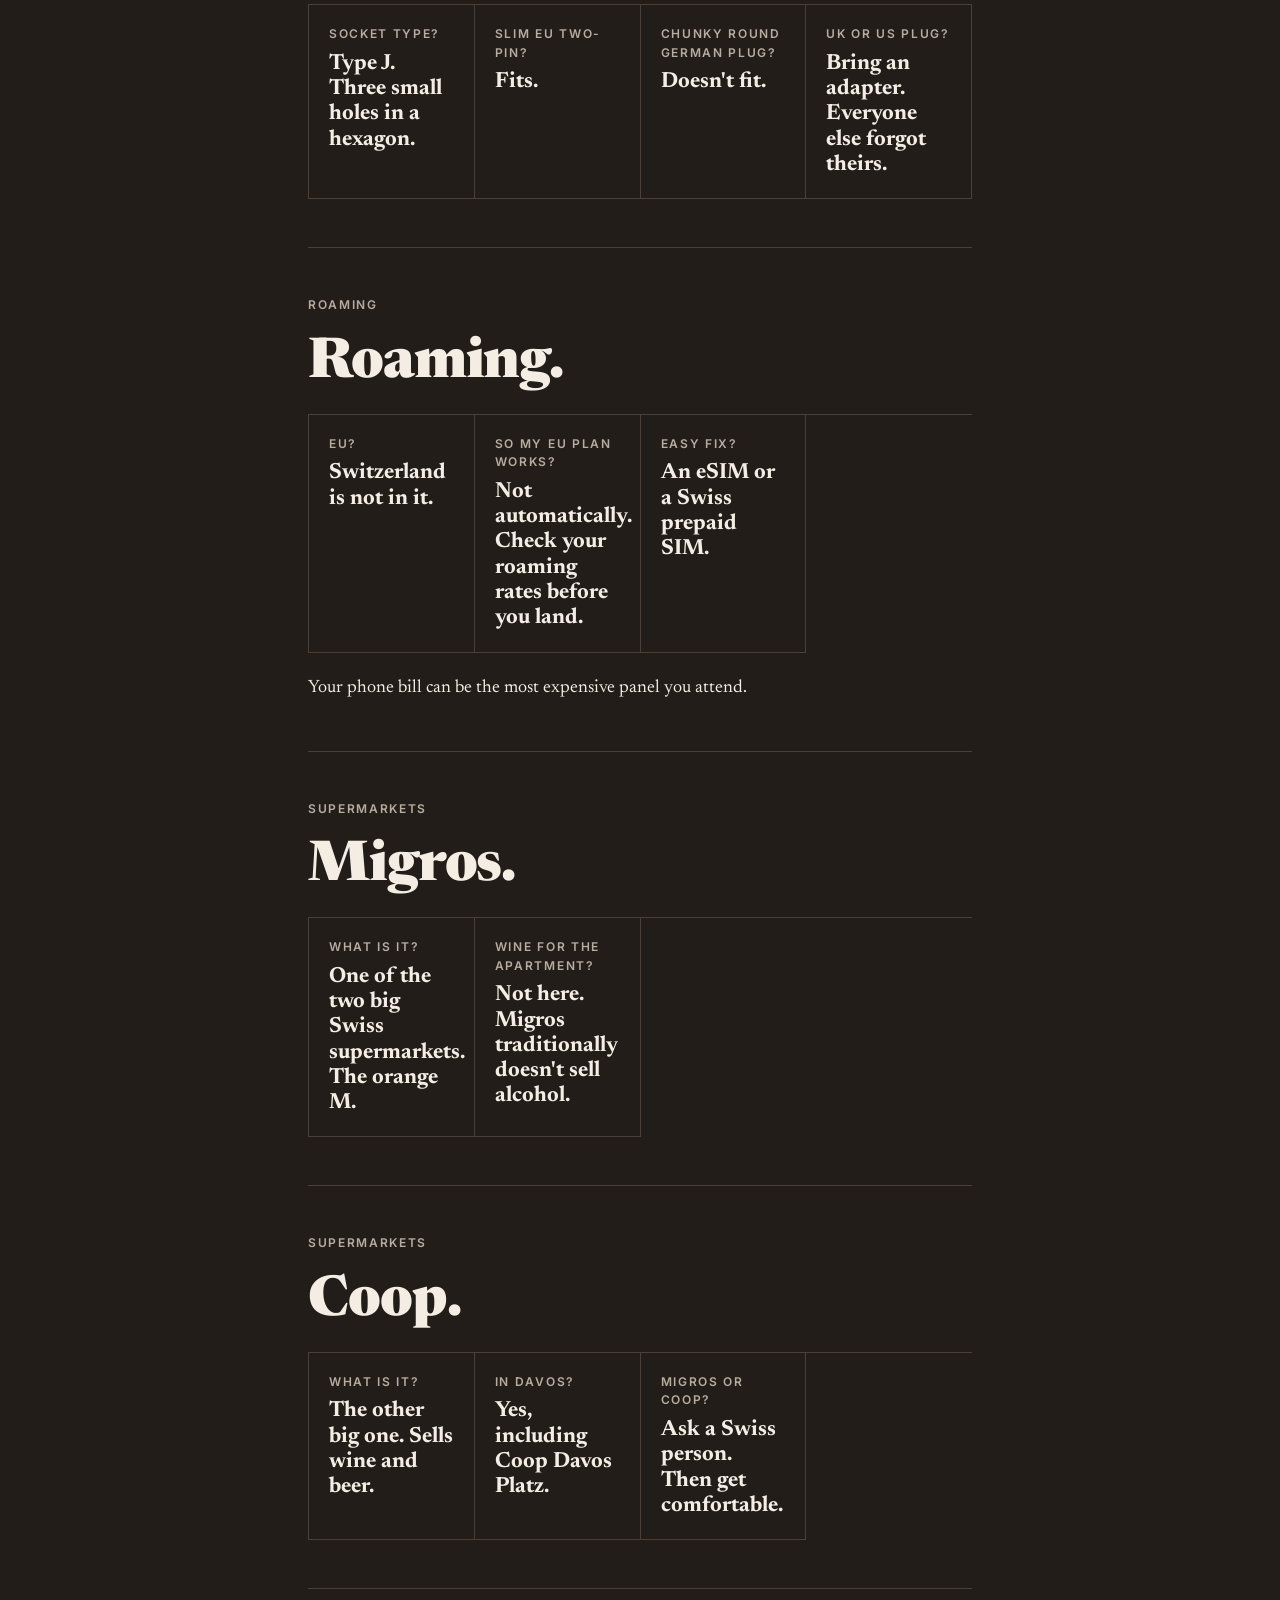
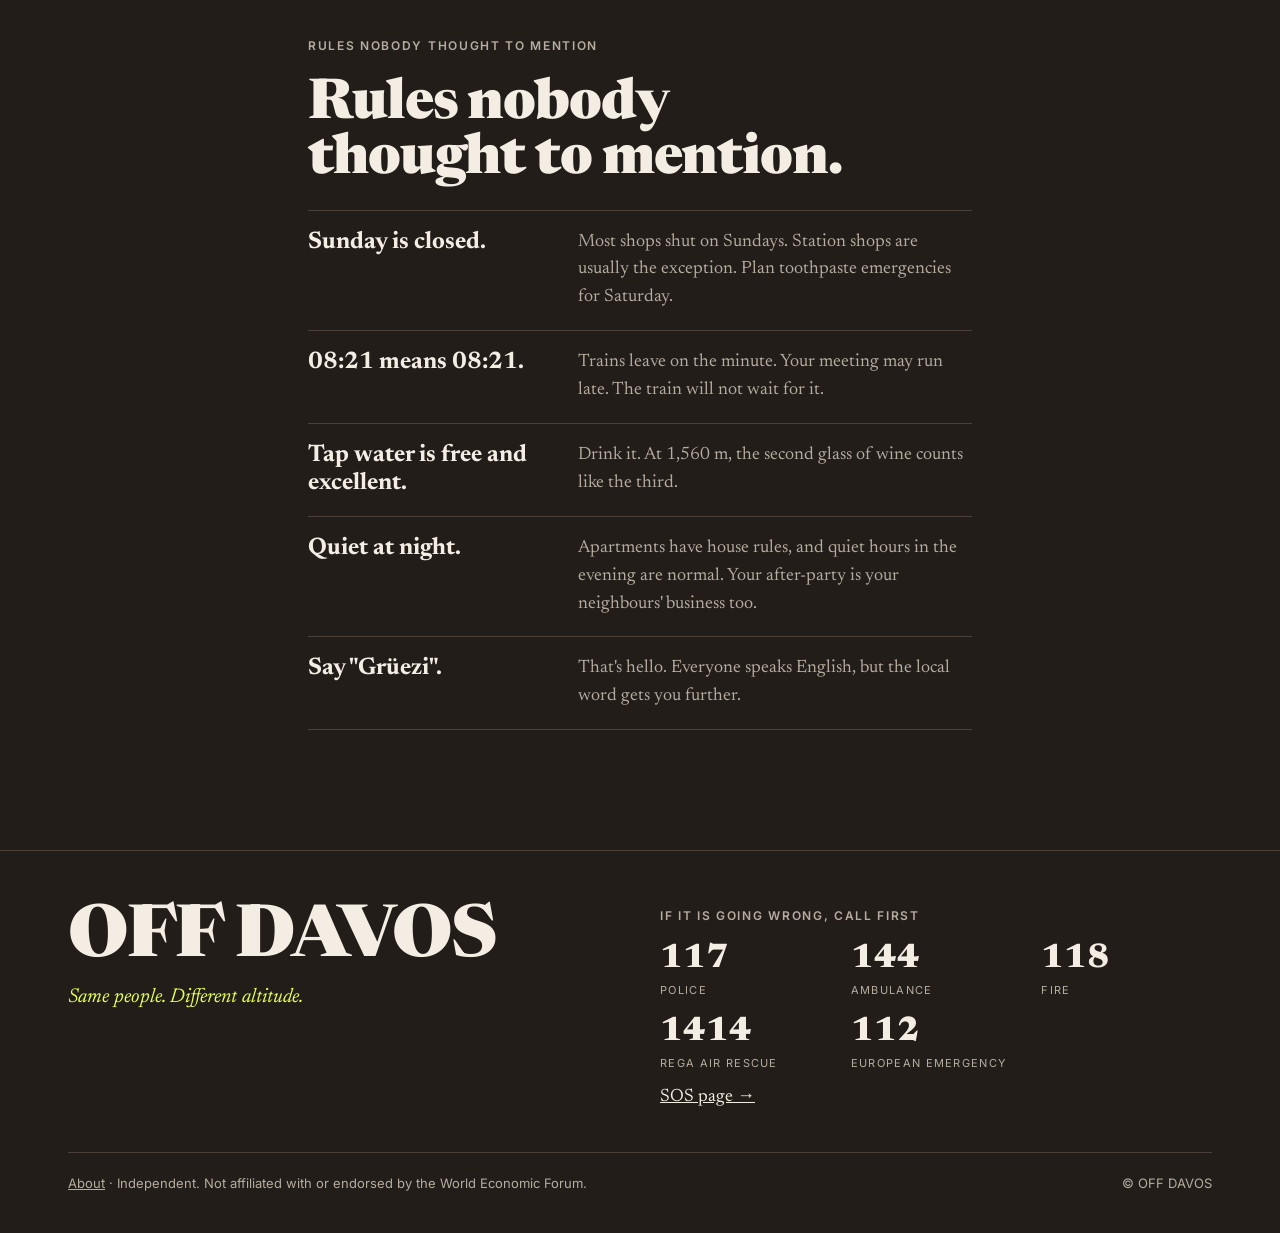
<file: survive-switzerland.html>
<!doctype html>
<html lang="en" style="background:#221D19;">
<head>
<meta charset="utf-8">
<meta name="viewport" content="width=device-width, initial-scale=1, viewport-fit=cover">
<title>Survive Switzerland · OFF DAVOS</title>
<link rel="preconnect" href="https://fonts.googleapis.com">
<link rel="preconnect" href="https://fonts.gstatic.com" crossorigin>
<link href="https://fonts.googleapis.com/css2?family=Newsreader:ital,opsz,wght@0,6..72,500;0,6..72,600;0,6..72,700;0,6..72,800;1,6..72,400;1,6..72,500;1,6..72,600&family=Inter:wght@500;600;700&display=swap" rel="stylesheet">
<link rel="stylesheet" href="../styles.css">
</head>
<body>
<div id="site-header"></div>
<main>

<div class="narrow">
  <a class="back" href="index.html">← The Guide</a>
  <header class="page-head">
    <p class="feature-tag">The Guide · 02</p>
    <h1 class="story-title">SURVIVE<br>SWITZERLAND.</h1>
    <p class="story-dek">Things Switzerland apparently assumed you already knew.</p>
  </header>

  <section class="block">
    <p class="label-dim">Tickets · the 10-second version</p>
    <h2>Tickets.</h2>
    <div class="qa-grid">
      <div><p class="label-dim">Ticket gates?</p><b>None. That's not an invitation.</b></div>
      <div><p class="label-dim">When do I buy?</p><b>Before you board. Not on the train.</b></div>
      <div><p class="label-dim">Where?</p><b>SBB app or the machine on the platform.</b></div>
      <div><p class="label-dim">"I didn't know"?</p><b>Is not a ticket. Inspectors are real, fines are real.</b></div>
    </div>
  </section>

  <section class="block">
    <p class="label-dim">Money</p>
    <h2>Money.</h2>
    <div class="qa-grid">
      <div><p class="label-dim">Currency?</p><b>Swiss francs. CHF.</b></div>
      <div><p class="label-dim">Card?</p><b>Accepted almost everywhere.</b></div>
      <div><p class="label-dim">Euros?</p><b>Sometimes. Change comes back in francs, at their rate.</b></div>
      <div><p class="label-dim">TWINT?</p><b>The Swiss payment app. You'll see the logo everywhere.</b></div>
    </div>
    <p class="pull">The coffee is not a typo. That's just the price.</p>
  </section>

  <section class="block">
    <p class="label-dim">Plugs</p>
    <h2>Plugs.</h2>
    <div class="qa-grid">
      <div><p class="label-dim">Socket type?</p><b>Type J. Three small holes in a hexagon.</b></div>
      <div><p class="label-dim">Slim EU two-pin?</p><b>Fits.</b></div>
      <div><p class="label-dim">Chunky round German plug?</p><b>Doesn't fit.</b></div>
      <div><p class="label-dim">UK or US plug?</p><b>Bring an adapter. Everyone else forgot theirs.</b></div>
    </div>
  </section>

  <section class="block">
    <p class="label-dim">Roaming</p>
    <h2>Roaming.</h2>
    <div class="qa-grid">
      <div><p class="label-dim">EU?</p><b>Switzerland is not in it.</b></div>
      <div><p class="label-dim">So my EU plan works?</p><b>Not automatically. Check your roaming rates before you land.</b></div>
      <div><p class="label-dim">Easy fix?</p><b>An eSIM or a Swiss prepaid SIM.</b></div>
    </div>
    <p class="pull">Your phone bill can be the most expensive panel you attend.</p>
  </section>

  <section class="block">
    <p class="label-dim">Supermarkets</p>
    <h2>Migros.</h2>
    <div class="qa-grid">
      <div><p class="label-dim">What is it?</p><b>One of the two big Swiss supermarkets. The orange M.</b></div>
      <div><p class="label-dim">Wine for the apartment?</p><b>Not here. Migros traditionally doesn't sell alcohol.</b></div>
    </div>
  </section>

  <section class="block">
    <p class="label-dim">Supermarkets</p>
    <h2>Coop.</h2>
    <div class="qa-grid">
      <div><p class="label-dim">What is it?</p><b>The other big one. Sells wine and beer.</b></div>
      <div><p class="label-dim">In Davos?</p><b>Yes, including Coop Davos Platz.</b></div>
      <div><p class="label-dim">Migros or Coop?</p><b>Ask a Swiss person. Then get comfortable.</b></div>
    </div>
  </section>

  <section class="block">
    <p class="label-dim">Rules nobody thought to mention</p>
    <h2>Rules nobody thought to mention.</h2>
    <div class="info-rows">
      <div><b>Sunday is closed.</b><p>Most shops shut on Sundays. Station shops are usually the exception. Plan toothpaste emergencies for Saturday.</p></div>
      <div><b>08:21 means 08:21.</b><p>Trains leave on the minute. Your meeting may run late. The train will not wait for it.</p></div>
      <div><b>Tap water is free and excellent.</b><p>Drink it. At 1,560 m, the second glass of wine counts like the third.</p></div>
      <div><b>Quiet at night.</b><p>Apartments have house rules, and quiet hours in the evening are normal. Your after-party is your neighbours' business too.</p></div>
      <div><b>Say "Grüezi".</b><p>That's hello. Everyone speaks English, but the local word gets you further.</p></div>
    </div>
  </section>
</div>
<div style="height: 72px;"></div>
</main>
<div id="site-footer"></div>
<div id="site-tabbar"></div>
<script src="../components.js"></script>
<script>OffDavos.renderChrome({ basePath: "../", activePath: "guide", variant: "dark" });</script>
</body>
</html>
</file>
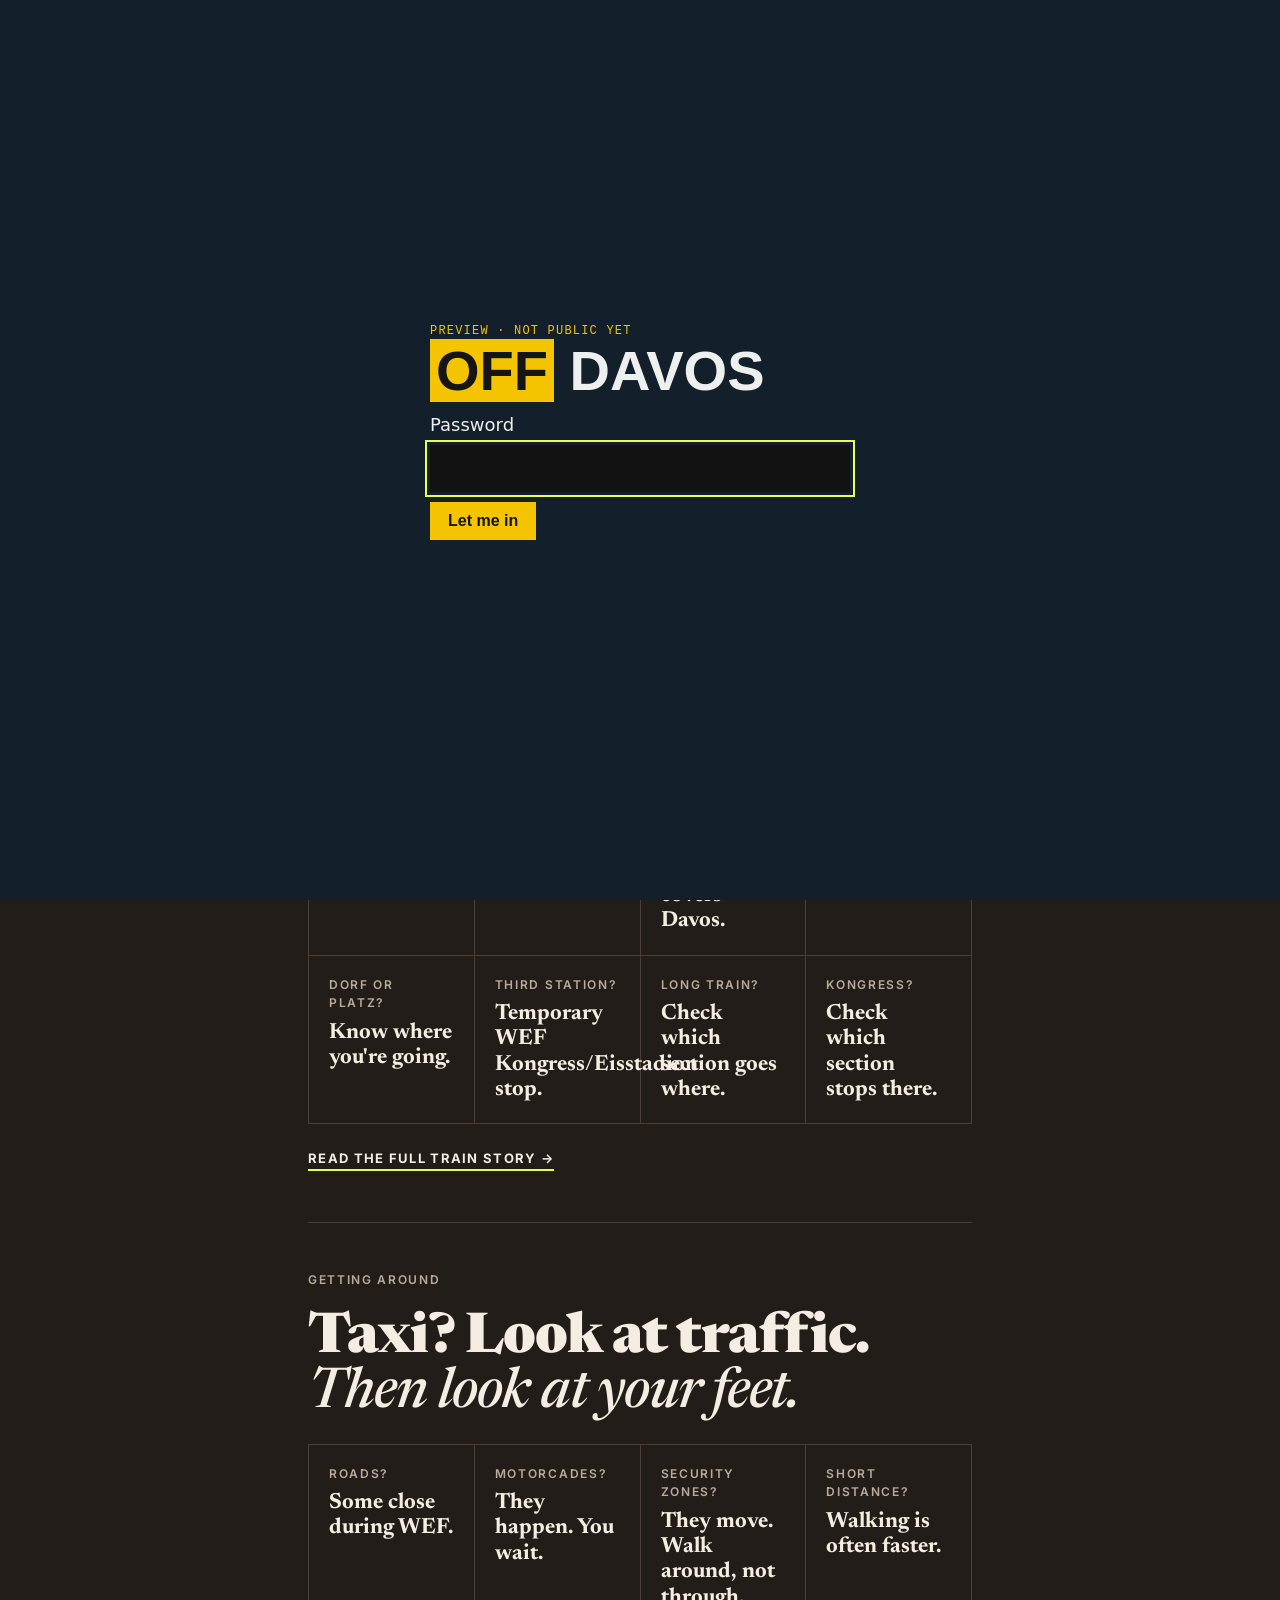
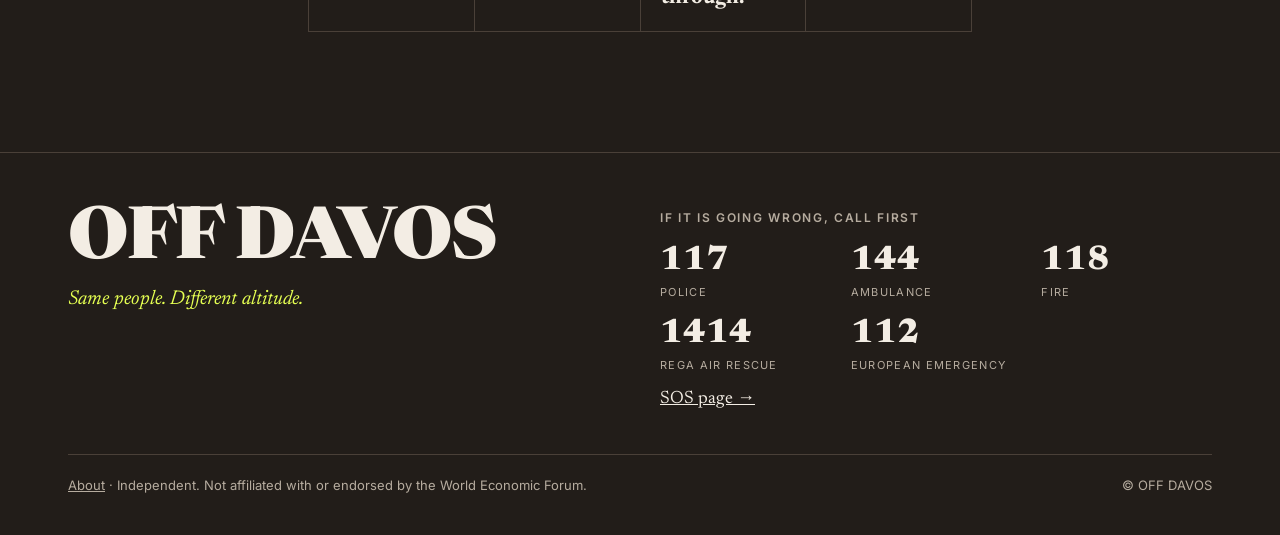
<file: guide/davos-explained.html>
<!doctype html>
<html lang="en" style="background:#221D19;">
<head>
<meta charset="utf-8">
<meta name="viewport" content="width=device-width, initial-scale=1, viewport-fit=cover">
<title>Davos, Explained · OFF DAVOS</title>
<link rel="preconnect" href="https://fonts.googleapis.com">
<link rel="preconnect" href="https://fonts.gstatic.com" crossorigin>
<link href="https://fonts.googleapis.com/css2?family=Newsreader:ital,opsz,wght@0,6..72,500;0,6..72,600;0,6..72,700;0,6..72,800;1,6..72,400;1,6..72,500;1,6..72,600&family=Inter:wght@500;600;700&display=swap" rel="stylesheet">
<link rel="stylesheet" href="../styles.css">
</head>
<body>
<div id="site-header"></div>
<main>

<div class="narrow">
  <a class="back" href="index.html">← The Guide</a>
  <header class="page-head">
    <p class="feature-tag">The Guide · 01</p>
    <h1 class="story-title">DAVOS,<br>EXPLAINED.</h1>
    <p class="story-dek">The mountain village nobody had time to understand before arriving.</p>
  </header>

  <section class="block">
    <p class="label-dim">Trains · the 10-second version</p>
    <h2>Getting here.</h2>
    <div class="qa-grid">
      <div><p class="label-dim">From Zürich?</p><b>Change at Landquart.</b></div>
      <div><p class="label-dim">Red train?</p><b>Correct.</b></div>
      <div><p class="label-dim">Another ticket?</p><b>Not if your valid through-ticket already covers Davos.</b></div>
      <div><p class="label-dim">Local journey?</p><b>Check your Davos guest card first.</b></div>
      <div><p class="label-dim">Dorf or Platz?</p><b>Know where you're going.</b></div>
      <div><p class="label-dim">Third station?</p><b>Temporary WEF Kongress/Eisstadion stop.</b></div>
      <div><p class="label-dim">Long train?</p><b>Check which section goes where.</b></div>
      <div><p class="label-dim">Kongress?</p><b>Check which section stops there.</b></div>
    </div>
    <p><a class="cta" href="../stories/davos-has-two-train-stations/index.html">Read the full train story →</a></p>
  </section>

  <section class="block" id="getting-around">
    <p class="label-dim">Getting around</p>
    <h2>Taxi? Look at traffic. <em style="font-weight:500;">Then look at your feet.</em></h2>
    <div class="qa-grid">
      <div><p class="label-dim">Roads?</p><b>Some close during WEF.</b></div>
      <div><p class="label-dim">Motorcades?</p><b>They happen. You wait.</b></div>
      <div><p class="label-dim">Security zones?</p><b>They move. Walk around, not through.</b></div>
      <div><p class="label-dim">Short distance?</p><b>Walking is often faster.</b></div>
    </div>
  </section>

</div>
<div style="height: 72px;"></div>
</main>
<div id="site-footer"></div>
<div id="site-tabbar"></div>
<script src="../components.js"></script>
<script>OffDavos.renderChrome({ basePath: "../", activePath: "guide", variant: "dark" });</script>
</body>
</html>
</file>
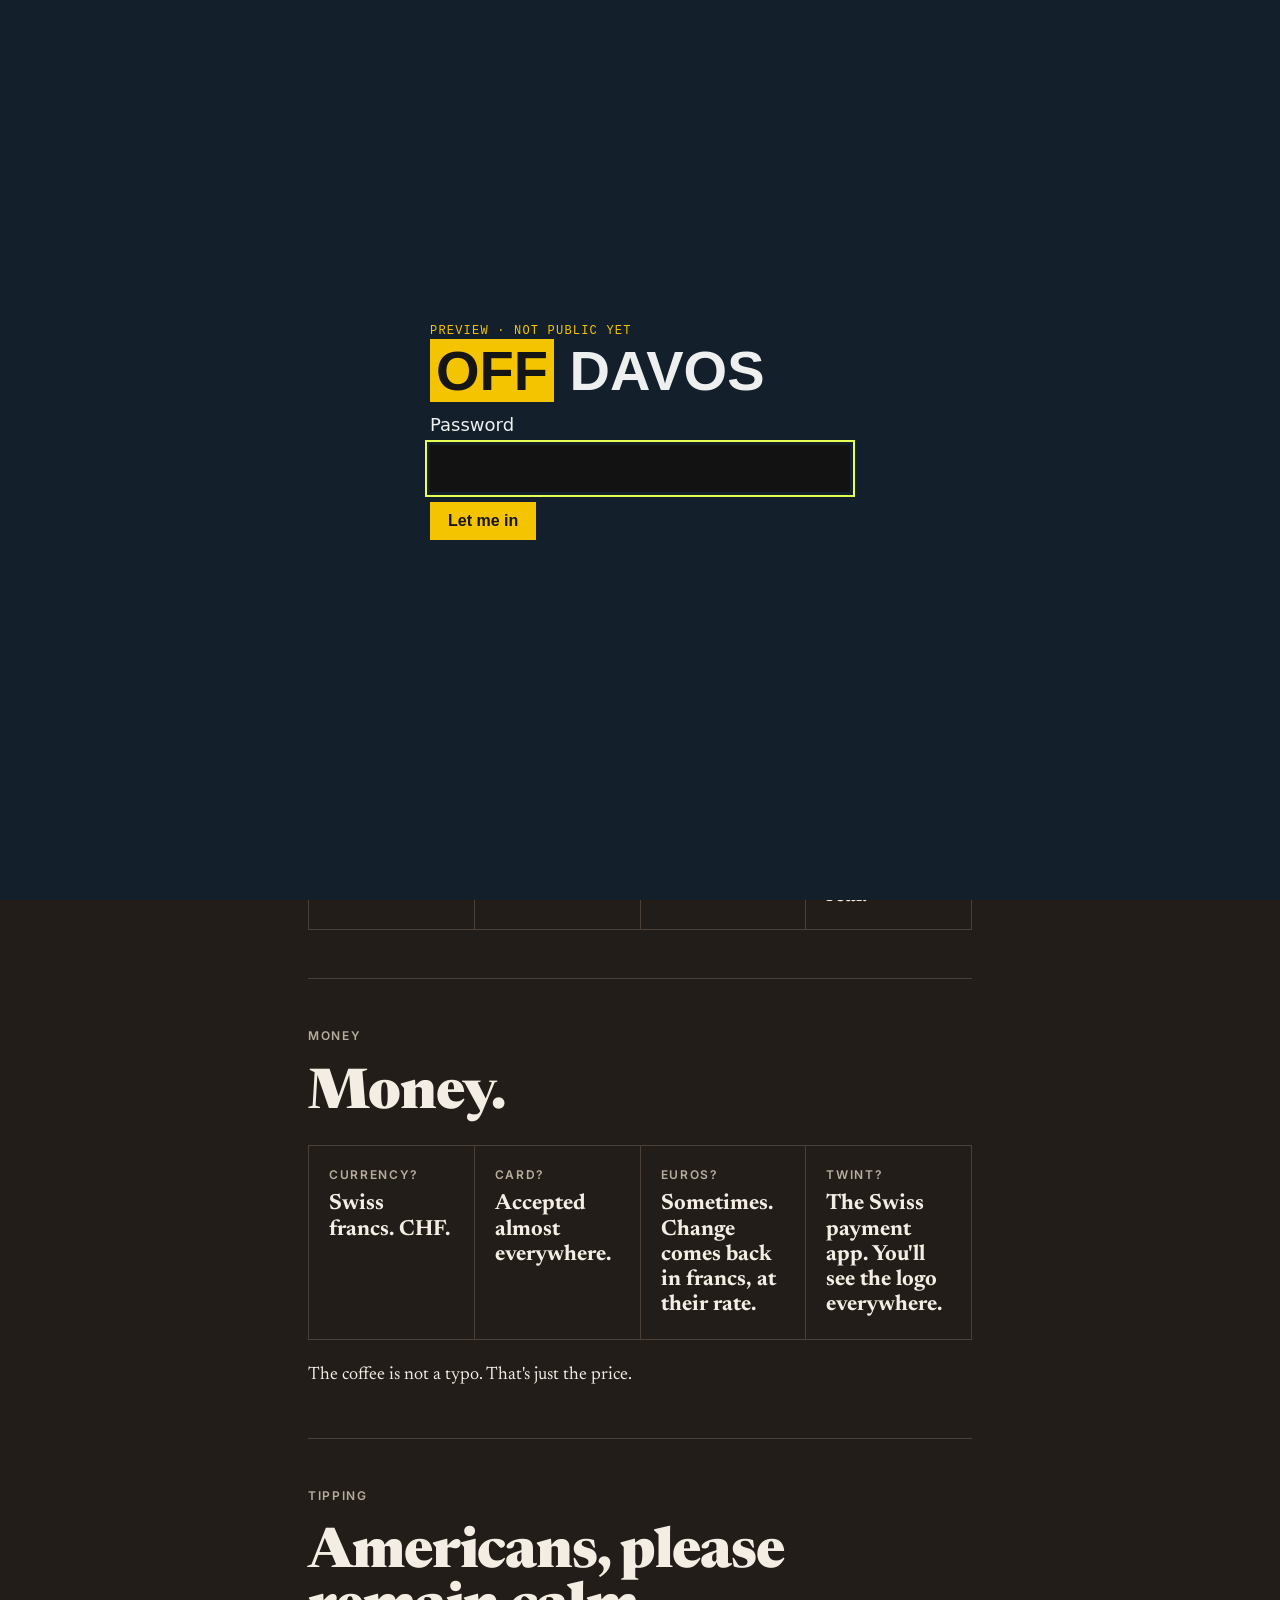
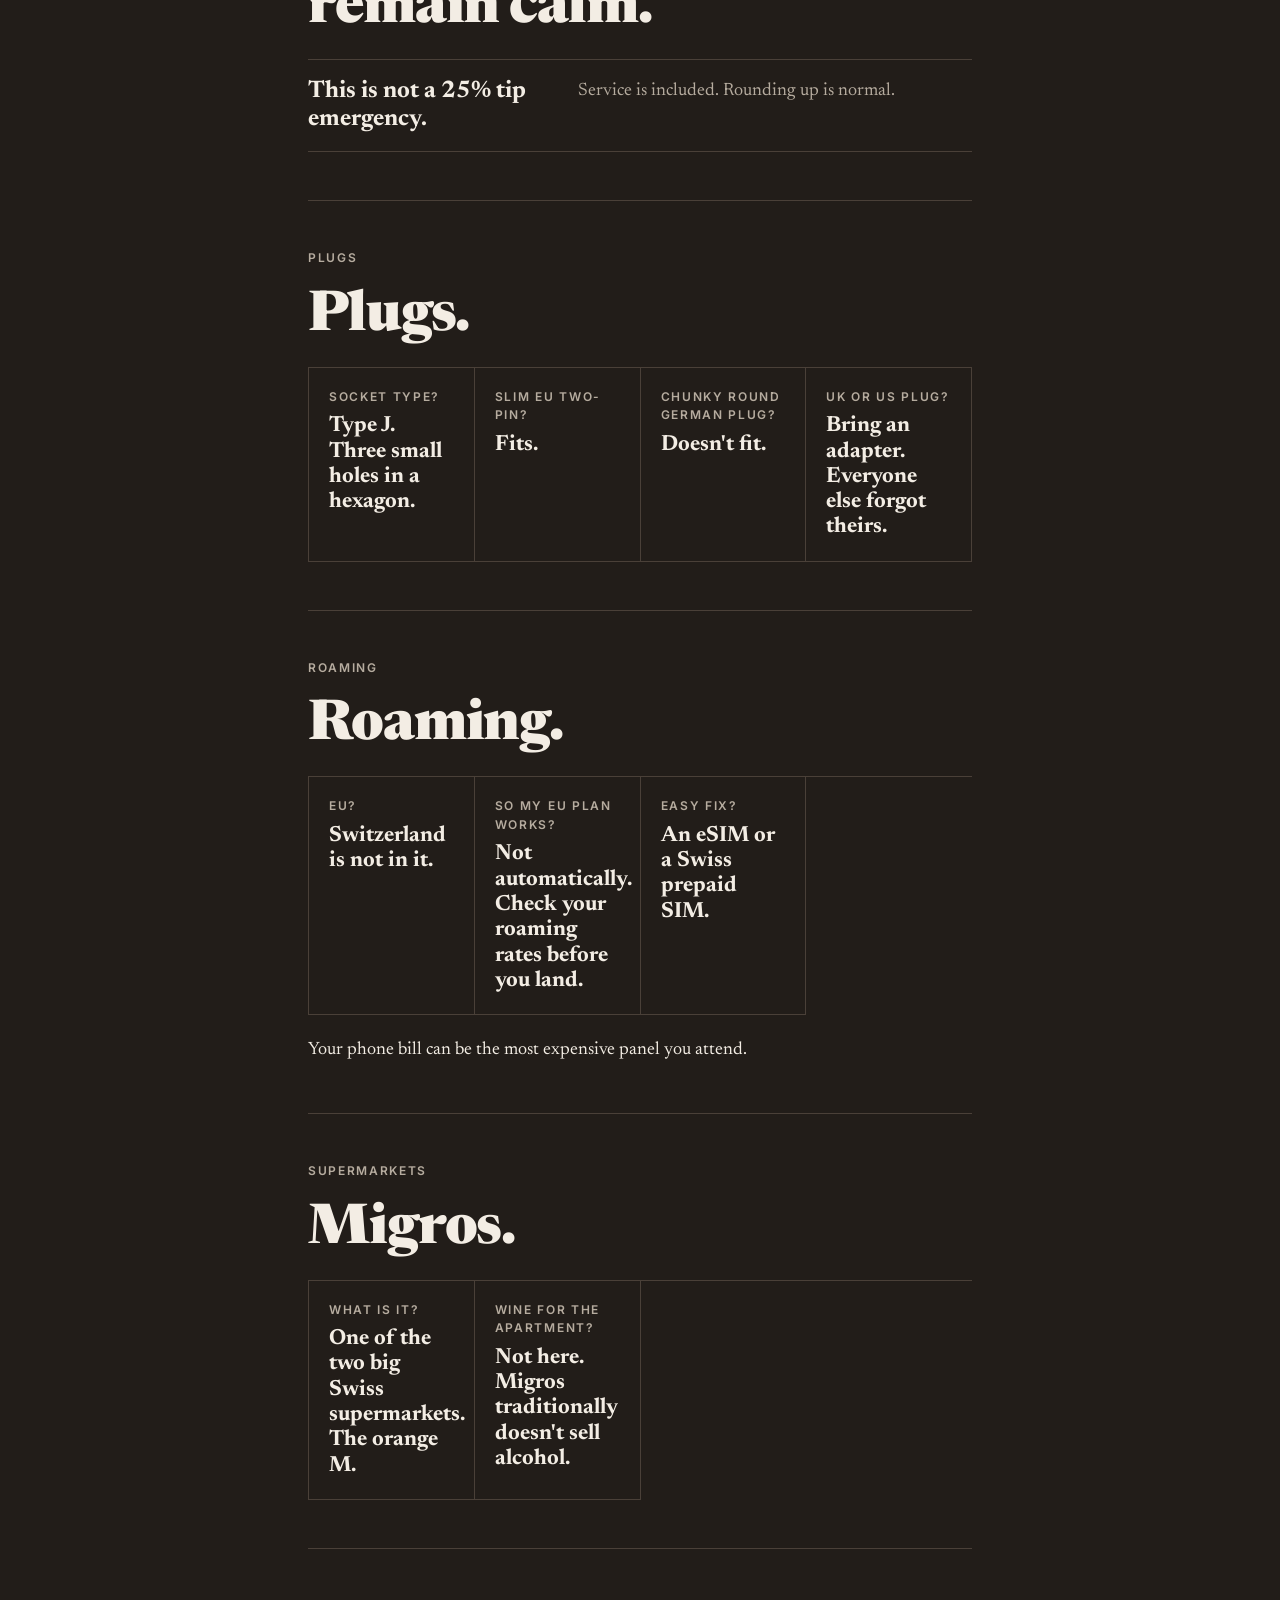
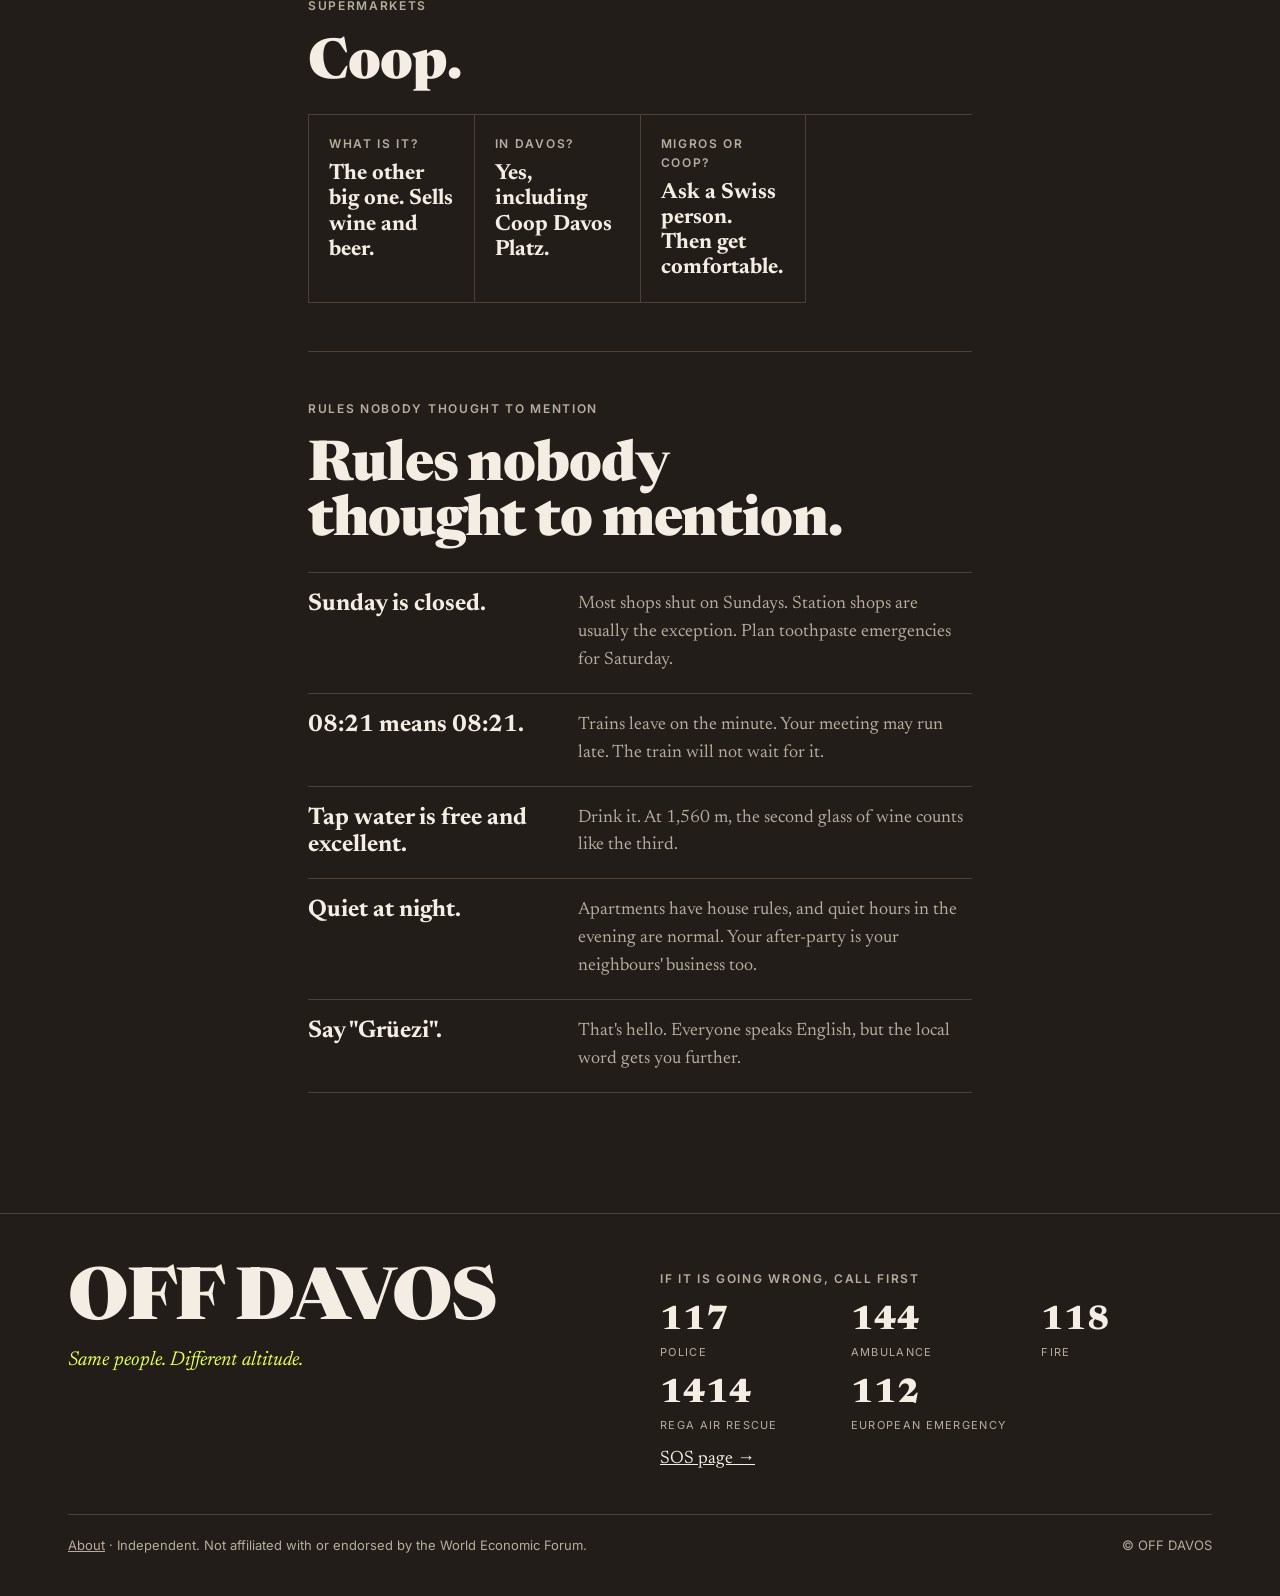
<file: guide/survive-switzerland.html>
<!doctype html>
<html lang="en" style="background:#221D19;">
<head>
<meta charset="utf-8">
<meta name="viewport" content="width=device-width, initial-scale=1, viewport-fit=cover">
<title>Survive Switzerland · OFF DAVOS</title>
<link rel="preconnect" href="https://fonts.googleapis.com">
<link rel="preconnect" href="https://fonts.gstatic.com" crossorigin>
<link href="https://fonts.googleapis.com/css2?family=Newsreader:ital,opsz,wght@0,6..72,500;0,6..72,600;0,6..72,700;0,6..72,800;1,6..72,400;1,6..72,500;1,6..72,600&family=Inter:wght@500;600;700&display=swap" rel="stylesheet">
<link rel="stylesheet" href="../styles.css">
</head>
<body>
<div id="site-header"></div>
<main>

<div class="narrow">
  <a class="back" href="index.html">← The Guide</a>
  <header class="page-head">
    <p class="feature-tag">The Guide · 02</p>
    <h1 class="story-title">SURVIVE<br>SWITZERLAND.</h1>
    <p class="story-dek">Things Switzerland apparently assumed you already knew.</p>
  </header>

  <section class="block">
    <p class="label-dim">Tickets · the 10-second version</p>
    <h2>Tickets.</h2>
    <div class="qa-grid">
      <div><p class="label-dim">Ticket gates?</p><b>None. That's not an invitation.</b></div>
      <div><p class="label-dim">When do I buy?</p><b>Before you board. Not on the train.</b></div>
      <div><p class="label-dim">Where?</p><b>SBB app or the machine on the platform.</b></div>
      <div><p class="label-dim">"I didn't know"?</p><b>Is not a ticket. Inspectors are real, fines are real.</b></div>
    </div>
  </section>

  <section class="block">
    <p class="label-dim">Money</p>
    <h2>Money.</h2>
    <div class="qa-grid">
      <div><p class="label-dim">Currency?</p><b>Swiss francs. CHF.</b></div>
      <div><p class="label-dim">Card?</p><b>Accepted almost everywhere.</b></div>
      <div><p class="label-dim">Euros?</p><b>Sometimes. Change comes back in francs, at their rate.</b></div>
      <div><p class="label-dim">TWINT?</p><b>The Swiss payment app. You'll see the logo everywhere.</b></div>
    </div>
    <p class="pull">The coffee is not a typo. That's just the price.</p>
  </section>

  <section class="block">
    <p class="label-dim">Tipping</p>
    <h2>Americans, please remain calm.</h2>
    <div class="info-rows">
      <div><b>This is not a 25% tip emergency.</b><p>Service is included. Rounding up is normal.</p></div>
    </div>
  </section>

  <section class="block">
    <p class="label-dim">Plugs</p>
    <h2>Plugs.</h2>
    <div class="qa-grid">
      <div><p class="label-dim">Socket type?</p><b>Type J. Three small holes in a hexagon.</b></div>
      <div><p class="label-dim">Slim EU two-pin?</p><b>Fits.</b></div>
      <div><p class="label-dim">Chunky round German plug?</p><b>Doesn't fit.</b></div>
      <div><p class="label-dim">UK or US plug?</p><b>Bring an adapter. Everyone else forgot theirs.</b></div>
    </div>
  </section>

  <section class="block">
    <p class="label-dim">Roaming</p>
    <h2>Roaming.</h2>
    <div class="qa-grid">
      <div><p class="label-dim">EU?</p><b>Switzerland is not in it.</b></div>
      <div><p class="label-dim">So my EU plan works?</p><b>Not automatically. Check your roaming rates before you land.</b></div>
      <div><p class="label-dim">Easy fix?</p><b>An eSIM or a Swiss prepaid SIM.</b></div>
    </div>
    <p class="pull">Your phone bill can be the most expensive panel you attend.</p>
  </section>

  <section class="block">
    <p class="label-dim">Supermarkets</p>
    <h2>Migros.</h2>
    <div class="qa-grid">
      <div><p class="label-dim">What is it?</p><b>One of the two big Swiss supermarkets. The orange M.</b></div>
      <div><p class="label-dim">Wine for the apartment?</p><b>Not here. Migros traditionally doesn't sell alcohol.</b></div>
    </div>
  </section>

  <section class="block">
    <p class="label-dim">Supermarkets</p>
    <h2>Coop.</h2>
    <div class="qa-grid">
      <div><p class="label-dim">What is it?</p><b>The other big one. Sells wine and beer.</b></div>
      <div><p class="label-dim">In Davos?</p><b>Yes, including Coop Davos Platz.</b></div>
      <div><p class="label-dim">Migros or Coop?</p><b>Ask a Swiss person. Then get comfortable.</b></div>
    </div>
  </section>

  <section class="block">
    <p class="label-dim">Rules nobody thought to mention</p>
    <h2>Rules nobody thought to mention.</h2>
    <div class="info-rows">
      <div><b>Sunday is closed.</b><p>Most shops shut on Sundays. Station shops are usually the exception. Plan toothpaste emergencies for Saturday.</p></div>
      <div><b>08:21 means 08:21.</b><p>Trains leave on the minute. Your meeting may run late. The train will not wait for it.</p></div>
      <div><b>Tap water is free and excellent.</b><p>Drink it. At 1,560 m, the second glass of wine counts like the third.</p></div>
      <div><b>Quiet at night.</b><p>Apartments have house rules, and quiet hours in the evening are normal. Your after-party is your neighbours' business too.</p></div>
      <div><b>Say "Grüezi".</b><p>That's hello. Everyone speaks English, but the local word gets you further.</p></div>
    </div>
  </section>
</div>
<div style="height: 72px;"></div>
</main>
<div id="site-footer"></div>
<div id="site-tabbar"></div>
<script src="../components.js"></script>
<script>OffDavos.renderChrome({ basePath: "../", activePath: "guide", variant: "dark" });</script>
</body>
</html>
</file>
<file: stories/off-story.css>
/* OFF DAVOS story pages: same system as the Guide (Swiss signpost yellow, Big Shoulders + IBM Plex). */
:root{
  --bg:#EDF0EF; --surface:#FFFFFF; --ink:#13202B; --muted:#5A6770; --line:#D2D8D9;
  --sign:#F5C400; --sign-ink:#151515; --rail:#C9D1D3; --free:#F5C400; --pay:#8A3A3A; --known:#2E7D4F; --think:#A86B00;
  --display:"Big Shoulders Display","Arial Narrow",Impact,sans-serif;
  --body:"IBM Plex Sans",system-ui,-apple-system,"Segoe UI",sans-serif;
  --mono:"IBM Plex Mono",ui-monospace,Menlo,monospace;
}
@media (prefers-color-scheme:dark){:root:not([data-theme="light"]){
  --bg:#0E151B; --surface:#16212A; --ink:#E7EDEF; --muted:#93A2AA; --line:#2A3945; --rail:#34444F; --pay:#E08484; --known:#5FBF86; --think:#E2A63A; color-scheme:dark}}
:root[data-theme="dark"]{
  --bg:#0E151B; --surface:#16212A; --ink:#E7EDEF; --muted:#93A2AA; --line:#2A3945; --rail:#34444F; --pay:#E08484; --known:#5FBF86; --think:#E2A63A; color-scheme:dark}
*{box-sizing:border-box}
body{margin:0;background:var(--bg);color:var(--ink);font-family:var(--body);font-size:17px;line-height:1.55;padding-inline:16px}
a{color:inherit}
:focus-visible{outline:3px solid var(--sign);outline-offset:2px}
h1,h2,h3{font-family:var(--display);text-transform:uppercase;line-height:.95;margin:0;letter-spacing:.01em;text-wrap:balance}
.label{font-family:var(--mono);font-size:12px;letter-spacing:.08em;text-transform:uppercase;color:var(--muted);margin:0}
.wrap{max-width:1080px;margin:0 auto}
.narrow{max-width:720px}

.bar{position:sticky;top:0;z-index:20;background:var(--bg);border-bottom:1px solid var(--line);margin-inline:-16px;padding:10px 16px}
.bar .wrap{display:flex;align-items:center;gap:16px;flex-wrap:wrap}
.mark{font-family:var(--display);font-weight:900;font-size:26px;letter-spacing:.02em;text-decoration:none;display:flex;gap:6px;align-items:center}
.mark b{background:var(--sign);color:var(--sign-ink);padding:0 6px}
.bar nav{display:flex;gap:4px;margin-left:auto}
.bar nav a{font-family:var(--display);font-weight:700;font-size:18px;text-transform:uppercase;text-decoration:none;padding:6px 12px;border:2px solid transparent}
.bar nav a.live{background:var(--sign);color:var(--sign-ink)}
.bar nav a.cur,.bar nav a:hover{border-color:var(--ink)}
@media (max-width:620px){.bar nav{margin-left:0;width:100%;flex-wrap:wrap;justify-content:flex-start;gap:2px 4px}.bar nav a{font-size:15px;padding:4px 7px}}

.back{display:inline-block;margin:24px 0 0;font-family:var(--mono);font-size:12px;letter-spacing:.08em;text-transform:uppercase;text-decoration:none;color:var(--muted)}
.hero{padding:20px 0 28px}
.hero h1{font-size:clamp(52px,10vw,112px);font-weight:900;margin:10px 0 14px}
.hero .dek{font-size:clamp(20px,2.6vw,26px);font-weight:600;line-height:1.25;margin:0;max-width:30ch}
.save{background:var(--ink);color:var(--bg);padding:22px 22px 24px;border-left:6px solid var(--sign);margin:0 0 36px}
.save .label{color:var(--sign)}
.save .big{font-family:var(--display);font-weight:900;font-size:clamp(64px,13vw,140px);line-height:.9;margin:8px 0 6px;color:var(--sign)}
.save p{margin:6px 0 0;font-size:18px;max-width:52ch}
.save .hit{font-family:var(--display);font-weight:900;text-transform:uppercase;font-size:clamp(30px,5vw,48px);line-height:.95;color:var(--sign);margin:8px 0 10px}

.body p{max-width:62ch}
.body h2,.sec h2{font-size:clamp(36px,6vw,56px);font-weight:900;margin:40px 0 14px}
.pull{font-family:var(--display);font-weight:900;text-transform:uppercase;font-size:clamp(30px,5vw,48px);line-height:.95;margin:22px 0;padding-left:16px;border-left:6px solid var(--sign);max-width:none!important}

.grid{display:grid;grid-template-columns:repeat(auto-fill,minmax(260px,1fr));gap:12px;margin:16px 0 8px}
.tip{background:var(--surface);border:1px solid var(--line);border-left:5px solid var(--sign);padding:16px 18px;display:flex;flex-direction:column;min-width:0}
.tip h3{font-family:var(--body);text-transform:none;letter-spacing:0;font-weight:600;font-size:19px;line-height:1.25;margin:8px 0 6px}
.tip p{margin:0 0 6px;font-size:15px}
.tip.no{border-left-color:var(--pay)}
.tip .go{margin-top:auto;padding-top:6px;font-weight:600;font-size:14px}
.rule{background:var(--sign);color:var(--sign-ink);padding:18px}
.rule .label{color:var(--sign-ink);opacity:.8}
.rule h3{font-size:clamp(26px,3.4vw,34px);font-weight:900;margin:8px 0 8px}
.rule p{margin:0;font-size:15px}

/* the line map: one row per station, the rail on the left changes colour by fare */
.linemap{background:var(--surface);border:1px solid var(--line);padding:18px 18px 10px;margin:16px 0}
.linemap .legend{display:flex;flex-wrap:wrap;gap:8px 18px;font-size:14px;margin:0 0 14px}
.linemap .legend span{display:flex;align-items:center;gap:8px}
.sw{display:inline-block;width:28px;height:8px}
.sw.free{background:var(--free)}.sw.pay{background:repeating-linear-gradient(90deg,var(--pay) 0 6px,transparent 6px 10px)}
.st{display:grid;grid-template-columns:36px minmax(0,1fr);min-height:44px}
.st .rl{position:relative}
.st .rl::before{content:"";position:absolute;left:14px;top:0;bottom:0;width:8px;background:var(--rail)}
.st.free .rl::before{background:var(--free)}
.st.pay .rl::before{background:repeating-linear-gradient(180deg,var(--pay) 0 8px,transparent 8px 13px)}
.st.first .rl::before{top:50%}.st.last .rl::before{bottom:50%}
.st .rl::after{content:"";position:absolute;left:9px;top:calc(50% - 9px);width:18px;height:18px;border-radius:50%;background:var(--surface);border:3px solid var(--ink)}
.st.temp .rl::after{border-style:dashed;border-color:var(--think)}
.st .nm{align-self:center;padding:6px 0 6px 8px}
.st .nm b{font-size:17px}
.st .nm small{display:block;color:var(--muted);font-size:13px;line-height:1.3}
.st .tagfree{font-family:var(--mono);font-size:11px;letter-spacing:.06em;text-transform:uppercase;background:var(--free);color:var(--sign-ink);padding:1px 6px;margin-left:6px;vertical-align:2px}
.st .tagpay{font-family:var(--mono);font-size:11px;letter-spacing:.06em;text-transform:uppercase;border:1.5px solid var(--pay);color:var(--pay);padding:0 5px;margin-left:6px;vertical-align:2px}
.zone{font-family:var(--display);font-weight:900;text-transform:uppercase;font-size:22px;margin:4px 0 8px 44px;color:var(--ink)}

/* split diagram for the train story */
.split{background:var(--surface);border:1px solid var(--line);padding:18px;margin:16px 0;overflow-x:auto}
.split svg{display:block;width:100%;min-width:520px;height:auto}
.split text{font-family:var(--body);fill:var(--ink)}
.split .t-big{font-family:var(--display);font-weight:900;font-size:22px}
.split .t-small{font-size:13px;fill:var(--muted)}

table.facts{width:100%;border-collapse:collapse;background:var(--surface);border:1px solid var(--line);font-size:15px;margin:12px 0}
table.facts th{text-align:left;width:34%;font-weight:600;padding:10px 12px;border-bottom:1px solid var(--line);vertical-align:top}
table.facts td{padding:10px 12px;border-bottom:1px solid var(--line)}
.tw{overflow-x:auto}

.copy{background:var(--surface);border:2px dashed var(--ink);padding:16px 18px;margin:12px 0}
.copy p{margin:6px 0 10px;font-size:16px}
.copy button{font:600 15px var(--body);background:var(--sign);color:var(--sign-ink);border:0;padding:8px 14px;cursor:pointer}
.copy .ok{font-size:13px;color:var(--known);margin-left:8px}

.links{list-style:none;padding:0;margin:12px 0;display:grid;gap:8px}
.links a{display:flex;justify-content:space-between;gap:12px;background:var(--surface);border:1px solid var(--line);padding:12px 14px;text-decoration:none;font-weight:600}
.links a span{font-weight:400;color:var(--muted);font-size:14px;display:block}
.small{font-size:13px;color:var(--muted)}
.badge{display:inline-block;font-family:var(--mono);font-size:10px;letter-spacing:.06em;padding:0 5px;border:1.5px solid currentColor;margin-right:6px;vertical-align:2px;text-transform:uppercase}
.badge.k{color:var(--known)}.badge.t{color:var(--think)}.badge.u{color:var(--pay)}
.next{display:block;margin:40px 0 0;padding:20px;background:var(--sign);color:var(--sign-ink);text-decoration:none}
.next .label{color:var(--sign-ink)}
.next b{display:block;font-family:var(--display);font-weight:900;font-size:clamp(28px,4vw,40px);text-transform:uppercase;line-height:1;margin-top:6px}
footer{border-top:1px solid var(--ink);margin-top:48px;padding-block:20px 32px;display:grid;grid-template-columns:minmax(0,1fr) minmax(0,1.6fr);gap:20px}
@media (max-width:700px){footer{grid-template-columns:1fr}}
footer .r{font-family:var(--display);font-weight:900;font-size:20px;text-transform:uppercase;line-height:1}
footer p{margin:0 0 6px;color:var(--muted);font-size:13px}
</file>
<file: styles.css>
/* OFF DAVOS — one dark editorial world: warm night brown, snow-white type, one yellow signal. */
:root {
  --bg: #221D19;
  --bg-2: #2B2520;
  --fg: #F3EDE4;
  --dim: #B6AC9F;
  --rule: #4A4038;
  --yellow: #E5FF52;
  --on-yellow: #1A1612;
  --font-display: 'Newsreader', Georgia, 'Times New Roman', serif;
  --font-ui: 'Inter', system-ui, -apple-system, 'Segoe UI', sans-serif;
  --gutter: clamp(16px, 4vw, 48px);
  --max: 1240px;
  color-scheme: dark;
}

* { box-sizing: border-box; }
html { background: var(--bg); }
body {
  margin: 0;
  background: var(--bg);
  color: var(--fg);
  font-family: var(--font-display);
  font-size: 18px;
  line-height: 1.55;
  -webkit-font-smoothing: antialiased;
}
img { max-width: 100%; display: block; }
a { color: inherit; }
a:focus-visible, button:focus-visible, input:focus-visible, textarea:focus-visible {
  outline: 2px solid var(--yellow); outline-offset: 3px;
}
h1, h2, h3 { text-wrap: balance; margin: 0; }
p { margin: 0; }

.wrap { max-width: var(--max); margin-inline: auto; padding-inline: var(--gutter); }
.narrow { max-width: 760px; margin-inline: auto; padding-inline: var(--gutter); }

/* ---------- type ---------- */
.label-dim, .feature-tag, .answer-dark-tag {
  font-family: var(--font-ui); font-size: 12px; font-weight: 600;
  letter-spacing: .14em; text-transform: uppercase; color: var(--dim);
}
.feature-tag { color: var(--yellow); }
.display-2 {
  font-family: var(--font-display); font-weight: 800;
  font-size: clamp(44px, 7vw, 96px); line-height: .92; letter-spacing: -.02em;
}
.lede { font-size: clamp(19px, 2vw, 23px); line-height: 1.45; color: var(--dim); max-width: 46ch; }
.headline { font-size: clamp(24px, 2.8vw, 34px); line-height: 1.2; font-weight: 600; }

/* ---------- buttons & links ---------- */
.btn-yellow, .btn-outline-white {
  display: inline-flex; align-items: center; justify-content: center; gap: 10px;
  min-height: 48px; padding: 14px 22px;
  font-family: var(--font-ui); font-size: 13px; font-weight: 700;
  letter-spacing: .1em; text-transform: uppercase; text-decoration: none;
  border: 1px solid transparent; cursor: pointer;
}
.btn-yellow { background: var(--yellow); color: var(--on-yellow); }
.btn-yellow:hover { filter: brightness(.94); }
.btn-outline-white { border-color: var(--fg); color: var(--fg); background: transparent; }
.btn-outline-white:hover { background: var(--fg); color: var(--bg); }
.cta, .text-link {
  font-family: var(--font-ui); font-size: 13px; font-weight: 700;
  letter-spacing: .1em; text-transform: uppercase; text-decoration: none;
  border-bottom: 2px solid var(--yellow); padding-bottom: 3px;
}
.cta:hover, .text-link:hover { color: var(--yellow); }

.rule { border: 0; border-top: 1px solid var(--rule); margin-block: 0; }
.section { padding-block: clamp(64px, 9vw, 120px); }
.section-tight { padding-block: clamp(48px, 6vw, 80px); }

/* ---------- site header ---------- */
.site-header {
  position: sticky; top: env(safe-area-inset-top, 0px); z-index: 20;
  background: var(--bg); border-bottom: 1px solid var(--rule);
}
.site-header-inner {
  display: flex; align-items: center; justify-content: space-between; gap: 16px;
  min-height: 60px;
}
.site-logo { font-family: var(--font-display); font-weight: 800; font-size: 22px; letter-spacing: -.01em; text-decoration: none; }
.site-nav { display: flex; gap: 4px; flex-wrap: wrap; }
.site-nav a {
  font-family: var(--font-ui); font-size: 12px; font-weight: 600; letter-spacing: .12em;
  text-transform: uppercase; text-decoration: none; padding: 10px 12px; color: var(--dim);
}
.site-nav a:hover, .site-nav a[aria-current="page"] { color: var(--fg); }
.site-nav a.sos { color: var(--on-yellow); background: var(--yellow); }

/* ---------- mobile tab bar ---------- */
.site-tabbar { display: none; }
@media (max-width: 760px) {
  .site-nav { display: none; }
  .site-tabbar {
    display: grid; grid-template-columns: repeat(5, minmax(0, 1fr));
    position: fixed; left: 0; right: 0; bottom: 0; z-index: 30;
    background: var(--bg); border-top: 1px solid var(--rule);
    padding-bottom: env(safe-area-inset-bottom, 0px);
  }
  .site-tabbar a {
    min-height: 56px; display: flex; align-items: center; justify-content: center;
    font-family: var(--font-ui); font-size: 11px; font-weight: 600; letter-spacing: .1em;
    text-transform: uppercase; text-decoration: none; color: var(--dim);
  }
  .site-tabbar a[aria-current="page"] { color: var(--fg); box-shadow: inset 0 2px 0 var(--yellow); }
  .site-tabbar a.sos { color: var(--yellow); }
  body { padding-bottom: calc(56px + env(safe-area-inset-bottom, 0px)); }
}

/* ---------- hero ---------- */
.photo-hero { position: relative; min-height: min(86vh, 860px); display: flex; flex-direction: column; justify-content: space-between; overflow: hidden; }
.photo-hero > img { position: absolute; inset: 0; width: 100%; height: 100%; object-fit: cover; filter: grayscale(.4) brightness(.8); }
.photo-hero-fade { position: absolute; inset: 0; background: linear-gradient(180deg, rgba(34,29,25,.35) 0%, rgba(34,29,25,.15) 40%, var(--bg) 100%); }
.hero-top-row, .photo-hero-content { position: relative; width: 100%; max-width: var(--max); margin-inline: auto; padding-inline: var(--gutter); }
.hero-top-row { display: flex; justify-content: space-between; align-items: start; gap: 16px; padding-top: 28px; }
.hero-top-word { font-family: var(--font-ui); font-weight: 700; font-size: 13px; letter-spacing: .24em; }
.hero-top-meta { text-align: right; font-family: var(--font-ui); font-size: 12px; letter-spacing: .12em; text-transform: uppercase; }
.hero-top-meta .l2 { color: var(--dim); }
.photo-hero-content { padding-block: 120px 56px; display: flex; flex-direction: column; gap: 24px; }
.mixed-headline {
  font-family: var(--font-display); font-weight: 800; font-size: clamp(58px, 11vw, 168px);
  line-height: .86; letter-spacing: -.035em; text-transform: uppercase;
}
.mixed-headline em { display: block; font-style: italic; font-weight: 500; text-transform: none; color: var(--yellow); letter-spacing: -.03em; margin-top: .08em; }
.photo-hero-dek { font-size: clamp(19px, 2.2vw, 25px); max-width: 38ch; line-height: 1.4; }
.hero-actions { display: flex; flex-wrap: wrap; gap: 12px; }

/* ---------- guide chapters ---------- */
.chapter {
  display: grid; grid-template-columns: minmax(64px, 160px) minmax(0, 1fr); gap: clamp(20px, 4vw, 56px);
  padding-block: 40px; border-top: 1px solid var(--rule);
}
.chapter:last-child { border-bottom: 1px solid var(--rule); }
.chapter-num { font-family: var(--font-display); font-style: italic; font-size: clamp(48px, 6vw, 88px); line-height: .9; color: var(--yellow); }
.chapter-title { font-weight: 800; font-size: clamp(36px, 5vw, 64px); line-height: .95; letter-spacing: -.02em; }
.chapter-sub { font-style: italic; font-size: clamp(20px, 2.2vw, 26px); margin-top: 18px; }
.chapter-desc { color: var(--dim); margin-top: 10px; max-width: 56ch; }
.chapter .cta { display: inline-block; margin-top: 22px; }

/* ---------- dark photo answer ---------- */
.answer-dark { position: relative; overflow: hidden; min-height: 560px; display: flex; align-items: flex-end; }
.answer-dark > img { position: absolute; inset: 0; width: 100%; height: 100%; object-fit: cover; filter: grayscale(.5) brightness(.6); }
.answer-dark-fade { position: absolute; inset: 0; background: linear-gradient(90deg, var(--bg) 0%, rgba(34,29,25,.6) 55%, rgba(34,29,25,.2) 100%); }
.answer-dark-content { position: relative; width: 100%; max-width: var(--max); margin-inline: auto; padding: 80px var(--gutter); display: flex; flex-direction: column; gap: 14px; }
.answer-dark-q { font-weight: 800; font-size: clamp(40px, 6vw, 84px); line-height: .95; max-width: 14ch; letter-spacing: -.02em; }
.answer-dark-q em { display: block; font-weight: 500; font-size: .55em; line-height: 1.15; margin-top: 12px; color: var(--yellow); }
.answer-dark-body { color: var(--dim); font-size: 20px; max-width: 40ch; }

/* ---------- stories ---------- */
.home-stories { padding-block: clamp(64px, 9vw, 120px); border-top: 1px solid var(--rule); }
.home-stories-head { margin-bottom: 40px; }
.home-story-grid { display: grid; grid-template-columns: repeat(3, minmax(0, 1fr)); gap: 28px; }
.home-story-card { display: flex; flex-direction: column; gap: 16px; text-decoration: none; min-width: 0; }
.home-story-lead { grid-column: 1 / -1; display: grid; grid-template-columns: minmax(0, 1.4fr) minmax(0, 1fr); gap: 32px; align-items: end; padding-bottom: 28px; border-bottom: 1px solid var(--rule); }
.home-story-image { aspect-ratio: 4 / 3; overflow: hidden; background: var(--bg-2); max-width: 100%; }
.home-story-image img { width: 100%; height: 100%; object-fit: cover; filter: grayscale(.35); transition: transform .5s ease; }
.home-story-card:hover .home-story-image img { transform: scale(1.03); }
.home-story-copy { display: flex; flex-direction: column; gap: 10px; }
.home-story-copy h3 { font-weight: 800; font-size: clamp(22px, 2.2vw, 28px); line-height: 1.05; letter-spacing: -.01em; }
.home-story-lead .home-story-copy h3 { font-size: clamp(34px, 4.4vw, 60px); line-height: .95; }
.home-story-copy p:last-child { color: var(--dim); font-style: italic; }
.home-story-card:hover h3 { text-decoration: underline; text-decoration-color: var(--yellow); text-underline-offset: 6px; text-decoration-thickness: 2px; }

/* ---------- live teaser ---------- */
.live-home-link { display: block; text-decoration: none; border-top: 1px solid var(--rule); }
.live-home-link:hover .text-link { color: var(--yellow); }
.grid-2 { display: grid; grid-template-columns: minmax(0, 1fr) minmax(0, 1fr); gap: 40px; align-items: end; }

/* ---------- contact strip ---------- */
.contact-strip { background: var(--bg-2); padding-block: clamp(64px, 9vw, 120px); border-top: 1px solid var(--rule); }
.contact-grid { display: grid; grid-template-columns: minmax(0, 1.2fr) minmax(0, 1fr); gap: 48px; align-items: end; }
.contact-options { display: flex; flex-direction: column; gap: 20px; border-left: 2px solid var(--yellow); padding-left: 24px; }
.contact-options strong { font-family: var(--font-ui); font-size: 13px; letter-spacing: .08em; text-transform: uppercase; }
.contact-options span { color: var(--dim); }
.contact-note { font-family: var(--font-ui); font-size: 13px; color: var(--dim); }

/* ---------- footer ---------- */
.site-footer { border-top: 1px solid var(--rule); padding-block: 56px 40px; }
.footer-grid { display: grid; grid-template-columns: minmax(0, 1fr) minmax(0, 1fr); gap: 40px; }
.footer-word { font-weight: 800; font-size: clamp(40px, 6vw, 72px); line-height: .9; letter-spacing: -.02em; }
.footer-tag { font-style: italic; color: var(--yellow); margin-top: 10px; font-size: 20px; }
.footer-sos { display: grid; grid-template-columns: repeat(3, minmax(0, 1fr)); gap: 16px 20px; }
.footer-sos div { display: flex; flex-direction: column; }
.footer-sos b { font-size: 34px; font-weight: 800; line-height: 1; font-variant-numeric: tabular-nums; }
.footer-sos span { font-family: var(--font-ui); font-size: 11px; letter-spacing: .12em; text-transform: uppercase; color: var(--dim); margin-top: 6px; }
.footer-legal { font-family: var(--font-ui); font-size: 13px; color: var(--dim); margin-top: 40px; padding-top: 20px; border-top: 1px solid var(--rule); display: flex; flex-wrap: wrap; justify-content: space-between; gap: 12px; }

/* ---------- article pages ---------- */
.back { display: inline-block; font-family: var(--font-ui); font-size: 12px; font-weight: 600; letter-spacing: .12em; text-transform: uppercase; text-decoration: none; color: var(--dim); padding-block: 28px 0; }
.back:hover { color: var(--fg); }
.story-head { padding-block: 40px 48px; display: flex; flex-direction: column; gap: 22px; }
.story-title { font-weight: 800; font-size: clamp(44px, 8vw, 112px); line-height: .9; letter-spacing: -.03em; text-transform: uppercase; }
.story-dek { font-style: italic; font-size: clamp(22px, 2.8vw, 34px); line-height: 1.25; color: var(--yellow); max-width: 30ch; }
.story-figure { margin: 0; aspect-ratio: 16 / 8; overflow: hidden; max-width: 100%; }
.story-figure img { width: 100%; height: 100%; object-fit: cover; filter: grayscale(.4); }
.story-body { padding-block: 56px 96px; display: flex; flex-direction: column; gap: 22px; font-size: clamp(18px, 1.6vw, 21px); line-height: 1.65; }
.story-body h2 {
  font-family: var(--font-ui); font-size: 13px; font-weight: 700; letter-spacing: .16em; text-transform: uppercase;
  color: var(--yellow); margin-top: 32px;
}
.story-body .pull { font-weight: 800; font-size: clamp(30px, 4vw, 48px); line-height: 1.02; letter-spacing: -.015em; margin-block: 16px; }
.story-body .pull em { font-weight: 500; }
.story-body .flag { background: var(--yellow); color: var(--on-yellow); padding: 24px; font-weight: 800; font-size: clamp(26px, 3.4vw, 40px); line-height: 1.05; }
.story-body .insider { border-left: 2px solid var(--yellow); padding-left: 22px; display: flex; flex-direction: column; gap: 12px; }
.story-body .insider .label-dim { color: var(--yellow); }
.next-story { display: grid; gap: 10px; padding-block: 40px; border-top: 1px solid var(--rule); text-decoration: none; }
.next-story strong { font-size: clamp(28px, 3.6vw, 48px); font-weight: 800; line-height: 1; }
.next-story:hover strong { color: var(--yellow); }

/* ---------- utility blocks ---------- */
.stations { display: grid; grid-template-columns: repeat(3, minmax(0, 1fr)); border-top: 1px solid var(--rule); border-left: 1px solid var(--rule); }
.stations > div { padding: 22px; border-right: 1px solid var(--rule); border-bottom: 1px solid var(--rule); display: flex; flex-direction: column; gap: 8px; min-width: 0; }
.stations b { font-size: 26px; line-height: 1.05; }
.stations .hot { background: var(--yellow); color: var(--on-yellow); }
.stations .hot .label-dim { color: var(--on-yellow); }
.qa-grid { display: grid; grid-template-columns: repeat(4, minmax(0, 1fr)); border-top: 1px solid var(--rule); border-left: 1px solid var(--rule); }
.qa-grid > div { padding: 20px; border-right: 1px solid var(--rule); border-bottom: 1px solid var(--rule); display: flex; flex-direction: column; gap: 8px; min-width: 0; }
.qa-grid b { font-size: 22px; line-height: 1.15; }
.info-rows { border-top: 1px solid var(--rule); }
.info-rows > div { display: grid; grid-template-columns: minmax(0, 1fr) minmax(0, 1.6fr); gap: 24px; padding-block: 18px; border-bottom: 1px solid var(--rule); }
.info-rows b { font-size: 24px; line-height: 1.15; }
.info-rows p { color: var(--dim); }
.big-number { font-weight: 800; font-size: clamp(72px, 12vw, 160px); line-height: .85; letter-spacing: -.04em; color: var(--yellow); font-variant-numeric: tabular-nums; }
.copy-box { border: 1px solid var(--rule); background: var(--bg-2); }
.copy-box p { padding: 22px; }
.copy-box-head { font-family: var(--font-ui); font-size: 12px; font-weight: 700; letter-spacing: .14em; text-transform: uppercase; padding: 12px 22px; border-bottom: 1px solid var(--rule); color: var(--dim); }
.copy-box-actions { display: flex; flex-wrap: wrap; border-top: 1px solid var(--rule); }
.copy-box-actions button { flex: 1 1 auto; min-height: 52px; border: 0; background: var(--yellow); color: var(--on-yellow); font-family: var(--font-ui); font-weight: 700; font-size: 13px; letter-spacing: .1em; text-transform: uppercase; cursor: pointer; }
.copy-status { font-family: var(--font-ui); font-size: 13px; color: var(--dim); padding: 10px 22px; min-height: 40px; }
.page-head { padding-block: 40px 48px; display: flex; flex-direction: column; gap: 18px; }
.block { padding-block: 48px; border-top: 1px solid var(--rule); display: flex; flex-direction: column; gap: 22px; }
.block > h2 { font-weight: 800; font-size: clamp(32px, 4.4vw, 56px); line-height: .98; letter-spacing: -.02em; }
.placeholder { color: var(--dim); font-style: italic; }
.link-list { border-top: 1px solid var(--rule); }
.link-list a { display: grid; grid-template-columns: minmax(0, 1fr) auto; gap: 20px; align-items: center; padding-block: 22px; border-bottom: 1px solid var(--rule); text-decoration: none; }
.link-list b { font-size: clamp(24px, 3vw, 36px); line-height: 1.05; }
.link-list span { color: var(--dim); display: block; font-size: 17px; margin-top: 4px; }
.link-list i { font-family: var(--font-ui); font-style: normal; font-weight: 700; color: var(--yellow); }
.link-list a:hover b { color: var(--yellow); }

/* ---------- box 01 form ---------- */
.box01 { background: var(--bg-2); border-top: 2px solid var(--yellow); padding: clamp(24px, 4vw, 48px); display: flex; flex-direction: column; gap: 18px; }
.box01 h2 { font-weight: 800; font-size: clamp(36px, 5vw, 64px); line-height: .95; }
.box01 form { display: flex; flex-direction: column; gap: 22px; margin-top: 12px; }
.box01 label { font-family: var(--font-ui); font-size: 12px; font-weight: 600; letter-spacing: .14em; text-transform: uppercase; color: var(--dim); }
.box01 textarea, .box01 input[type="text"] {
  width: 100%; background: transparent; color: var(--fg); border: 0; border-bottom: 1px solid var(--dim);
  font-family: var(--font-display); font-size: 22px; padding: 10px 0; border-radius: 0;
}
.box01 textarea { min-height: 160px; resize: vertical; }
.box01 ::placeholder { color: #8C8378; }
.box01 .check { display: flex; align-items: center; gap: 12px; min-height: 44px; color: var(--fg); }
.box01 .check input { width: 22px; height: 22px; accent-color: var(--yellow); margin: 0; }
.box01 .note { font-family: var(--font-ui); font-size: 14px; color: var(--dim); }
.box01 button { align-self: flex-start; }
.form-status { font-family: var(--font-ui); font-size: 14px; color: var(--yellow); min-height: 20px; }

/* ---------- responsive ---------- */
@media (max-width: 980px) {
  .home-story-grid { grid-template-columns: minmax(0, 1fr) minmax(0, 1fr); }
  .home-story-lead, .grid-2, .contact-grid, .footer-grid { grid-template-columns: minmax(0, 1fr); }
  .qa-grid { grid-template-columns: repeat(2, minmax(0, 1fr)); }
}
@media (max-width: 640px) {
  .home-story-grid, .stations, .qa-grid { grid-template-columns: minmax(0, 1fr); }
  .chapter { grid-template-columns: minmax(0, 1fr); gap: 12px; }
  .info-rows > div { grid-template-columns: minmax(0, 1fr); gap: 6px; }
  .footer-sos { grid-template-columns: repeat(2, minmax(0, 1fr)); }
  .photo-hero-content { padding-block: 72px 40px; }
  .hero-top-meta { display: none; }
}
@media (prefers-reduced-motion: reduce) { * { transition: none !important; } }


/* ---------- landing: LIVE + MAP ---------- */
:root{ --known:#8FD9A8; --think:#F2C14E; --unconf:#F0907F; --map-slope:#342D27; --map-water:#3A4A52; }
.tnum{font-variant-numeric:tabular-nums}
.home-sec{padding-block:56px 64px;display:flex;flex-direction:column;gap:28px}
.home-sec + .home-sec{border-top:1px solid var(--rule)}
.home-sec-head{display:grid;grid-template-columns:minmax(0,1fr) minmax(0,1fr);gap:24px;align-items:end}
@media (max-width:760px){.home-sec-head{grid-template-columns:1fr}}
.home-sec-head .display-2{margin-top:12px}
.pulse{display:inline-block;width:8px;height:8px;border-radius:50%;background:var(--yellow);margin-right:8px;vertical-align:1px;animation:pulse 1.6s infinite}
@keyframes pulse{50%{opacity:.25}}
@media (prefers-reduced-motion:reduce){.pulse{animation:none}}

.live-grid{display:grid;grid-template-columns:repeat(12,minmax(0,1fr));gap:1px;background:var(--rule);border:1px solid var(--rule)}
.lv{grid-column:span 5;background:var(--bg);padding:24px;display:flex;flex-direction:column;gap:14px;min-width:0}
.lv-feed,.lv-wide{grid-column:span 7}
@media (max-width:900px){.lv,.lv-feed,.lv-wide{grid-column:span 12}}
.lv-head{display:flex;justify-content:space-between;align-items:baseline;gap:12px;flex-wrap:wrap}
.lv-head h2{font-weight:800;font-size:clamp(24px,2.6vw,32px);line-height:1}
.lv-note{color:var(--fg);font-size:16px}
.lv-src{font-family:var(--font-ui);font-size:12px;color:var(--dim)}
.lv-src a{color:var(--fg)}

.upd{display:grid;grid-template-columns:60px minmax(0,1fr);gap:14px;padding-block:14px;border-bottom:1px solid var(--rule)}
.upd:last-child{border-bottom:0}
.upd time{font-family:var(--font-ui);font-size:14px;font-weight:600}
.upd p{margin:6px 0 4px;font-size:18px;line-height:1.35}
.upd-src{font-family:var(--font-ui);font-size:12px;color:var(--dim)}
.upd.pinned{background:var(--bg-2);margin-inline:-24px;padding-inline:24px}
.badge{display:inline-block;font-family:var(--font-ui);font-size:11px;font-weight:700;letter-spacing:.08em;text-transform:uppercase;padding:2px 7px;border:1.5px solid currentColor;margin-right:8px}
.b-known{color:var(--known)}.b-think{color:var(--think)}.b-unconf{color:var(--unconf)}
.legend{display:flex;flex-wrap:wrap;gap:10px 18px;font-family:var(--font-ui);font-size:12px;color:var(--dim)}
.livetag{display:inline-block;font-family:var(--font-ui);font-size:10px;font-weight:700;letter-spacing:.1em;text-transform:uppercase;padding:1px 6px;margin-right:8px;border:1.5px solid var(--dim);color:var(--dim)}
.livetag.on{border-color:var(--known);color:var(--known)}
.livetag.off{border-color:var(--unconf);color:var(--unconf)}

.wx{display:flex;gap:18px;align-items:flex-end;flex-wrap:wrap}
.wx-temp{font-weight:800;font-size:76px;line-height:.9;letter-spacing:-.03em}
.wx-rows{display:grid;grid-template-columns:auto 1fr;gap:4px 16px;margin:0;font-family:var(--font-ui);font-size:14px}
.wx-rows dt{color:var(--dim)}.wx-rows dd{margin:0}

.board-wrap{overflow-x:auto}
.board{width:100%;border-collapse:collapse;font-family:var(--font-ui);font-size:14px;font-variant-numeric:tabular-nums}
.board th{text-align:left;font-size:11px;font-weight:600;letter-spacing:.1em;text-transform:uppercase;color:var(--dim);padding:6px 8px;border-bottom:1px solid var(--rule)}
.board td{padding:10px 8px;border-bottom:1px solid var(--rule);vertical-align:top}
.board td.dest{font-family:var(--font-display);font-size:17px}
.board .empty{color:var(--dim)}
.line{display:inline-block;min-width:32px;text-align:center;background:var(--fg);color:var(--bg);padding:0 6px;font-size:12px;font-weight:700}
.late{color:var(--unconf);font-weight:700}

.ski-pick{font-size:19px}
.ski-pick b{background:var(--yellow);color:var(--on-yellow);padding:0 5px}
.mtn{display:grid}
.mtn > div{display:flex;justify-content:space-between;gap:12px;padding-block:9px;border-bottom:1px solid var(--rule);font-size:17px}
.mtn .why{display:block;font-family:var(--font-ui);font-size:12px;color:var(--dim)}
.st{font-family:var(--font-ui);font-size:11px;font-weight:700;letter-spacing:.1em;text-transform:uppercase}
.st.open{color:var(--known)}.st.part{color:var(--think)}.st.closed{color:var(--unconf)}

.chips{display:flex;flex-wrap:wrap;gap:8px}
.chip{font-family:var(--font-ui);font-size:13px;font-weight:600;padding:8px 14px;border:1px solid var(--rule);background:transparent;color:var(--fg);cursor:pointer}
.chip:hover{border-color:var(--dim)}
.chip[aria-pressed="true"]{background:var(--yellow);color:var(--on-yellow);border-color:var(--yellow)}
.chip .n{opacity:.6;margin-left:6px;font-size:11px}
.map-row{display:grid;grid-template-columns:minmax(0,1.6fr) minmax(0,1fr);gap:20px;align-items:start}
@media (max-width:900px){.map-row{grid-template-columns:1fr}}
.map-box{border:1px solid var(--rule);background:var(--bg-2)}
.map-box svg{display:block;width:100%;height:auto}
.map-tools{display:flex;justify-content:space-between;gap:12px;flex-wrap:wrap;padding:10px 14px;border-top:1px solid var(--rule);font-family:var(--font-ui);font-size:13px;color:var(--dim)}
.map-tools label{display:flex;gap:8px;align-items:center;color:var(--fg);cursor:pointer}
.pin{cursor:pointer}
.pin .pbg{fill:var(--yellow);stroke:var(--bg);stroke-width:2}
.pin text{font:700 11px Inter,sans-serif;fill:var(--on-yellow);text-anchor:middle;dominant-baseline:central}
.pin.local .pbg{fill:var(--bg);stroke:var(--fg);stroke-width:2}
.pin.dim{opacity:.15}
.pin.sel .pbg{stroke:var(--fg);stroke-width:3.5}
.pin:focus{outline:none}.pin:focus-visible .pbg{stroke:var(--fg);stroke-width:4}
.map-list{display:grid;gap:1px;background:var(--rule);border:1px solid var(--rule);max-height:620px;overflow-y:auto}
.entry{display:grid;grid-template-columns:28px minmax(0,1fr);gap:12px;padding:16px;background:var(--bg);cursor:pointer}
.entry:hover{background:var(--bg-2)}
.entry.sel{background:var(--bg-2);box-shadow:inset 3px 0 0 var(--yellow)}
.entry:focus-visible{outline:2px solid var(--yellow);outline-offset:-2px}
.entry .num{width:26px;height:26px;display:grid;place-items:center;background:var(--yellow);color:var(--on-yellow);font:700 12px Inter,sans-serif}
.entry .num:empty{background:transparent;border:1px solid var(--rule)}
.entry h3{font-size:20px;line-height:1.2;font-weight:700}
.entry .meta{font-family:var(--font-ui);font-size:13px;color:var(--dim);margin-top:4px}
.entry .cta{display:inline-block;margin-top:10px}
.entry > div > .label-dim{display:block;margin-top:10px}
.tags{display:flex;flex-wrap:wrap;gap:6px;margin-top:8px}
.tag{font-family:var(--font-ui);font-size:11px;font-weight:600;letter-spacing:.06em;text-transform:uppercase;border:1px solid var(--rule);padding:1px 6px;color:var(--dim)}
.map-list .empty{background:var(--bg);padding:16px;color:var(--dim);font-size:16px}

/* ---------- stories index ---------- */
.stories-page{padding-block:56px 72px}

/* ---------- story boxes ---------- */
.story-body .box{background:var(--bg-2);border-top:2px solid var(--yellow);padding:clamp(20px,3vw,32px);display:flex;flex-direction:column;gap:10px;margin-block:12px}
.story-body .box .box-tag{font-family:var(--font-ui);font-size:12px;font-weight:600;letter-spacing:.14em;text-transform:uppercase;color:var(--yellow)}
.story-body .box h3{font-weight:800;font-size:clamp(24px,3vw,34px);line-height:1.02;letter-spacing:-.01em}
.story-body .box p{color:var(--fg)}
.story-body .box .route{font-family:var(--font-ui);font-weight:700;font-size:clamp(16px,2vw,20px);letter-spacing:.06em;text-transform:uppercase}

/* ---------- page sub-navigation ---------- */
.subnav{display:flex;gap:4px 28px;flex-wrap:wrap;padding:14px var(--gutter);border-bottom:1px solid var(--rule);max-width:var(--max);margin-inline:auto}
.subnav a{font-family:var(--font-ui);font-size:12px;font-weight:600;letter-spacing:.14em;text-transform:uppercase;color:var(--dim);text-decoration:none;padding-block:6px}
.subnav a:hover{color:var(--fg);box-shadow:inset 0 -2px 0 var(--yellow)}
html{scroll-padding-top:80px}
</file>
<file: stories/story.css>
/* Story pages: same look as the landing page (Swiss hiking-signpost yellow, black type). */
:root{
  --bg:#EDF0EF; --surface:#FFFFFF; --ink:#13202B; --muted:#5A6770; --line:#D2D8D9;
  --sign:#F5C400; --sign-ink:#151515;
  --display:"Big Shoulders Display","Arial Narrow",Impact,sans-serif;
  --body:"IBM Plex Sans",system-ui,-apple-system,"Segoe UI",sans-serif;
  --mono:"IBM Plex Mono",ui-monospace,Menlo,monospace;
}
@media (prefers-color-scheme:dark){:root:not([data-theme="light"]){
  --bg:#0E151B; --surface:#16212A; --ink:#E7EDEF; --muted:#93A2AA; --line:#2A3945; color-scheme:dark}}
:root[data-theme="dark"]{--bg:#0E151B; --surface:#16212A; --ink:#E7EDEF; --muted:#93A2AA; --line:#2A3945; color-scheme:dark}

*{box-sizing:border-box}
img{max-width:100%;display:block}
body{margin:0;background:var(--bg);color:var(--ink);font-family:var(--body);font-size:17px;line-height:1.55;padding-inline:16px}
.wrap{max-width:1080px;margin:0 auto}
a{color:inherit}
:focus-visible{outline:3px solid var(--sign);outline-offset:2px}
h1,h2,h3{font-family:var(--display);text-transform:uppercase;line-height:.95;margin:0;text-wrap:balance;letter-spacing:.01em}
.label{font-family:var(--mono);font-size:12px;letter-spacing:.08em;text-transform:uppercase;color:var(--muted);margin:0}

/* top bar (same as landing page) */
.bar{position:sticky;top:env(safe-area-inset-top,0px);z-index:20;background:var(--bg);border-bottom:1px solid var(--line);margin-inline:-16px;padding:10px 16px}
.bar .wrap{display:flex;align-items:center;gap:16px;flex-wrap:wrap}
.mark{font-family:var(--display);font-weight:900;font-size:26px;letter-spacing:.02em;text-decoration:none;display:flex;gap:6px;align-items:center}
.mark b{background:var(--sign);color:var(--sign-ink);padding:0 6px}
nav{display:flex;gap:4px;margin-left:auto}
nav a{font-family:var(--display);font-weight:700;font-size:18px;text-transform:uppercase;text-decoration:none;padding:6px 12px;border:2px solid transparent}
nav a.live{background:var(--sign);color:var(--sign-ink)}
nav a.cur{border-color:var(--ink)}
nav a:hover{border-color:var(--ink)}
@media (max-width:620px){nav{margin-left:0;width:100%;flex-wrap:wrap;justify-content:flex-start;gap:2px 4px}nav a{font-size:15px;padding:4px 7px}}

/* story */
.back{display:inline-block;margin-top:24px;text-decoration:none}
.back:hover{color:var(--ink)}
.head{padding-block:20px 28px;max-width:900px}
.head h1{font-size:clamp(52px,10vw,112px);font-weight:900;margin-top:12px}
.head .dek{margin:14px 0 0;font-size:clamp(20px,2.6vw,28px);line-height:1.2;font-weight:600}
.fig{margin:0 0 8px;border-top:2px solid var(--ink)}
.fig img{width:100%;height:clamp(200px,38vw,420px);object-fit:cover;filter:grayscale(1)}
.body{max-width:680px;padding-block:24px 8px}
.body p{margin:0 0 16px}
.body h2{font-size:clamp(32px,5vw,44px);font-weight:900;margin:44px 0 14px;padding-top:14px;border-top:2px solid var(--ink)}
.pull{font-family:var(--display);font-weight:900;text-transform:uppercase;font-size:clamp(30px,4.6vw,42px);line-height:1;margin:28px 0!important}
.pull b{background:var(--sign);color:var(--sign-ink);padding:0 6px;font-weight:900;-webkit-box-decoration-break:clone;box-decoration-break:clone}
.small{font-size:14px;color:var(--muted)}

/* callout boxes inside a story */
.callout{background:var(--surface);border:1px solid var(--line);border-left:6px solid var(--sign);padding:16px 18px;margin:28px 0}
.callout h3{font-size:clamp(26px,3.8vw,34px);font-weight:900;margin:6px 0 10px}
.callout p{margin:0 0 8px}
.callout p:last-child{margin-bottom:0}

/* fact table */
.facts{width:100%;border-collapse:collapse;font-size:15px;margin:4px 0 14px}
.facts th{text-align:left;vertical-align:top;font-family:var(--mono);font-weight:500;font-size:12px;letter-spacing:.06em;text-transform:uppercase;color:var(--muted);padding:10px 12px 10px 0;border-bottom:1px solid var(--line);width:36%}
.facts td{padding:10px 0;border-bottom:1px solid var(--line);vertical-align:top}
.facts tr:first-child th,.facts tr:first-child td{border-top:2px solid var(--ink)}
@media (max-width:480px){.facts th,.facts td{display:block;width:auto}.facts th{border-bottom:0;padding-bottom:0}.facts tr:first-child td{border-top:0}}
.sources{margin:8px 0 16px;padding:0;list-style:none}
.sources li{padding:8px 0;border-bottom:1px solid var(--line);font-size:15px}
.sources a{text-decoration-thickness:1px;text-underline-offset:3px}

/* box */
.box{max-width:680px;margin:40px 0 0;background:var(--surface);border:2px solid var(--ink);box-shadow:inset 0 6px 0 var(--sign);padding:28px 20px 22px}
.box h2{font-size:clamp(40px,7vw,64px);font-weight:900;margin:10px 0 16px}
.sign{background:var(--sign);color:var(--sign-ink);padding:0 6px}
.box p{margin:0 0 12px}
.box form{display:grid;gap:6px;margin-top:18px;border-top:1px solid var(--line);padding-top:16px}
.box label{font-family:var(--mono);font-size:12px;letter-spacing:.08em;text-transform:uppercase;color:var(--muted);margin-top:8px}
.box textarea,.box input[type=text]{font:inherit;font-size:16px;color:var(--ink);background:var(--bg);border:1.5px solid var(--ink);border-radius:0;padding:10px 12px;width:100%}
.box textarea{resize:vertical;min-height:140px}
.box .check{display:flex;gap:8px;align-items:center;color:var(--ink);font-size:13px;margin-top:12px}
.box .note{font-size:13px;color:var(--muted);margin:8px 0 6px}
.btn{justify-self:start;font-family:var(--display);font-weight:700;font-size:20px;text-transform:uppercase;background:var(--sign);color:var(--sign-ink);border:2px solid var(--sign-ink);padding:8px 18px;cursor:pointer}
.btn:hover{background:var(--ink);color:var(--bg);border-color:var(--ink)}
.status{font-size:14px;margin:6px 0 0;min-height:1.4em}

/* next story */
.next{display:block;max-width:680px;margin:40px 0 0;padding:18px 0;border-top:2px solid var(--ink);border-bottom:2px solid var(--ink);text-decoration:none}
.next .t{display:block;font-family:var(--display);font-weight:900;font-size:clamp(28px,4.4vw,40px);text-transform:uppercase;line-height:1;margin-top:6px}
.next:hover .t{background:var(--sign);color:var(--sign-ink);display:inline}

/* footer (same as landing page) */
footer{margin-top:56px;border-top:2px solid var(--ink);padding-block:28px 48px;display:grid;grid-template-columns:minmax(0,1fr) minmax(0,1.3fr);gap:24px}
@media (max-width:700px){footer{grid-template-columns:1fr}}
footer .rule{font-family:var(--display);font-weight:900;font-size:40px;text-transform:uppercase;line-height:.95}
footer p{margin:0 0 10px;max-width:56ch;color:var(--muted);font-size:14px}
.sos-line{margin:0;font-size:14px}.sos-line a{font-weight:600}

/* stories overview */
.list-head{padding-block:28px 24px}
.list-head h1{font-size:clamp(52px,10vw,112px);font-weight:900;margin-top:12px}
.list-head p.lede{margin:14px 0 0;font-size:clamp(18px,2.2vw,24px);font-weight:600;line-height:1.25}
.cards{display:grid;grid-template-columns:repeat(2,minmax(0,1fr));gap:12px}
@media (max-width:700px){.cards{grid-template-columns:1fr}}
.card{display:grid;grid-template-rows:auto 1fr;background:var(--surface);border:1px solid var(--line);text-decoration:none;min-width:0}
.card:hover{border-color:var(--ink);box-shadow:inset 0 -6px 0 var(--sign)}
.card img{width:100%;height:220px;object-fit:cover;filter:grayscale(1)}
.card .c{padding:16px}
.card h2{font-size:clamp(28px,3.6vw,36px);font-weight:900;margin:8px 0 8px}
.card p.d{margin:0;color:var(--muted)}
</file>
